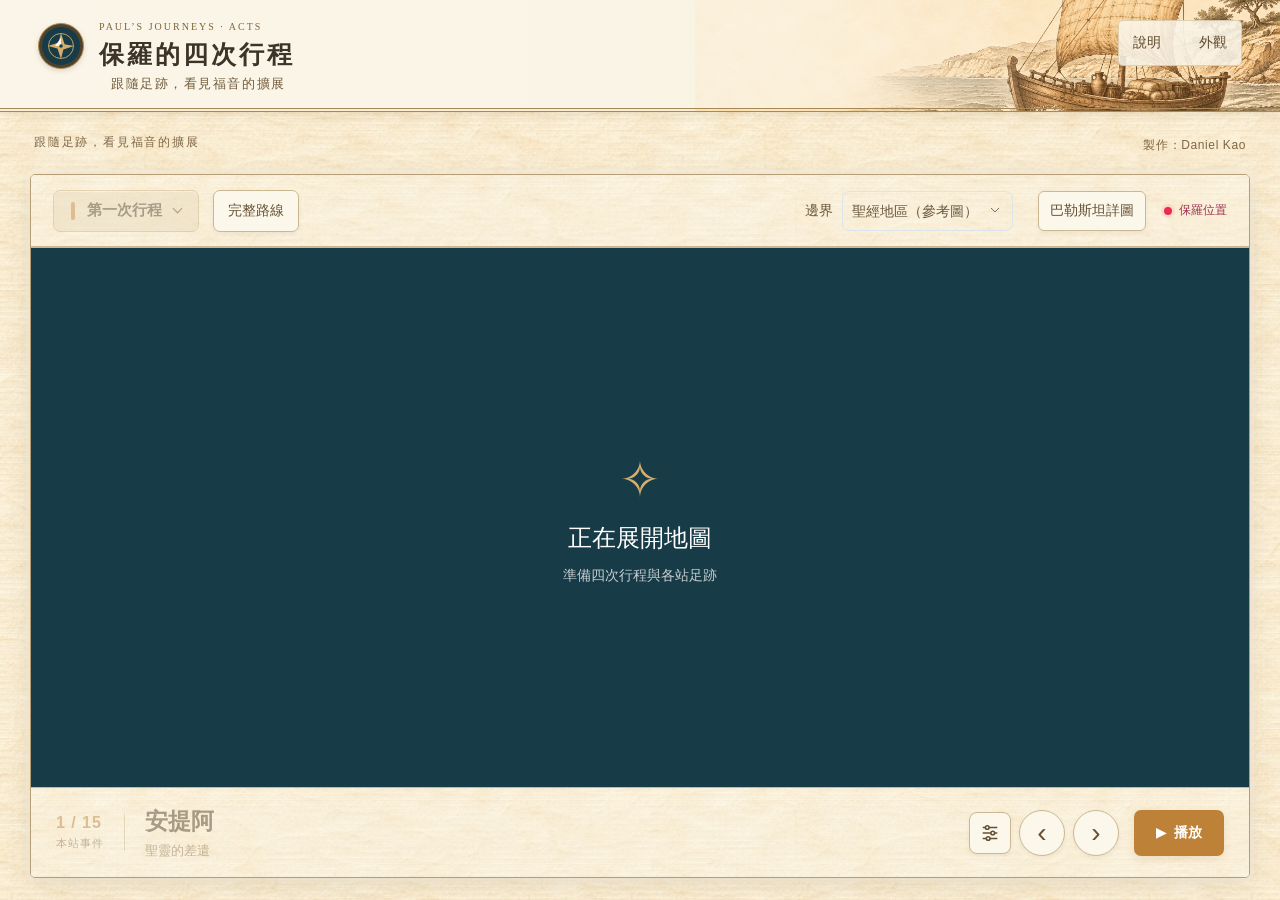
<file: index.html>
<!doctype html>
<html lang="zh-Hant">
<head>
  <meta charset="utf-8">
  <meta name="viewport" content="width=device-width, initial-scale=1, viewport-fit=cover">
  <meta name="theme-color" content="#173b47">
  <meta name="author" content="Daniel Kao">
  <meta name="description" content="以參考圖範圍內的2D互動地圖探索保羅的四次行程，逐站查看路線、同行者與經文根據。">
  <title>保羅的四次行程｜互動聖經地圖</title>
  <link rel="icon" href="./assets/compass.svg" type="image/svg+xml">
  <link rel="stylesheet" href="./assets/vendor/maplibre-gl.css">
  <link rel="stylesheet" href="./assets/style.css">
  <link rel="stylesheet" href="./assets/design.css"><link rel="stylesheet" href="./assets/themes.css">
  <link rel="stylesheet" href="./assets/journal-art.css">
  <link rel="stylesheet" href="./assets/study.css?v=20261124-wrap">
  <script src="./assets/vendor/maplibre-gl.js" defer></script>
  <script src="./assets/app.js?v=20261124-prose" type="module"></script>
</head>
<body>
  <a class="skip-link" href="#map">跳到地圖</a>
  <header class="site-header">
    <a class="brand" href="./" aria-label="保羅的四次行程首頁"><img src="./assets/compass.svg" alt="" width="42" height="42"><span><small>PAUL’S JOURNEYS · ACTS</small><strong>保羅的四次行程</strong></span></a>
    <span class="journal-caption">跟隨足跡，看見福音的擴展</span>
    <div class="header-actions"><button id="help-btn" class="text-btn" type="button">說明</button><a class="text-btn appearance-link" href="./design-options.html">外觀</a></div>
  </header>
  <main class="workspace">
    <div class="atlas-heading"><div><span class="atlas-kicker">跟隨足跡，看見福音的擴展</span><h1 id="atlas-subtitle"></h1></div><div class="atlas-meta"><span id="atlas-reference"></span><small>製作：Daniel Kao</small></div></div>
    <section class="map-area" aria-label="保羅行程互動地圖">
      <div class="map-topbar">
        <button class="journey-picker" type="button" data-panel="journeys" aria-controls="explorer-dialog" aria-expanded="false" disabled><span id="map-journey-caption">第一次行程</span><span aria-hidden="true" class="chevron"></span></button>
        <button id="fit-btn" class="map-button" type="button" title="顯示本次行程完整路線">完整路線</button>
        <div class="boundary-row"><label for="boundary-mode">邊界 <select id="boundary-mode"><option value="ancient">聖經地區（參考圖）</option><option value="modern">現代國界</option><option value="none">不顯示邊界</option></select></label><span class="boundary-actions"><button id="palestine-btn" type="button" class="detail-map-btn">巴勒斯坦詳圖</button><span class="traveller-key"><i aria-hidden="true"></i>保羅位置</span></span></div>
      </div>
      <div class="map-stage"><div class="map-shortcuts"><button id="camera-btn" class="icon-button" type="button" data-panel="camera" aria-label="地圖工具" title="地圖工具"><svg viewBox="0 0 24 24" aria-hidden="true" fill="none" stroke="currentColor" stroke-width="1.7" stroke-linecap="round" stroke-linejoin="round"><path d="M4 7h16M4 17h16"/><circle cx="9" cy="7" r="3" fill="white"/><circle cx="15" cy="17" r="3" fill="white"/></svg></button><button id="search-place-btn" class="icon-button" type="button" aria-label="搜尋地點與歷次事件" title="搜尋地點與歷次事件"><svg viewBox="0 0 24 24" aria-hidden="true" fill="none" stroke="currentColor" stroke-width="1.7" stroke-linecap="round" stroke-linejoin="round"><circle cx="10.5" cy="10.5" r="6.5"/><path d="m16 16 4.5 4.5"/></svg></button></div>
        <div id="map" role="region" aria-label="可旋轉與縮放的行程地圖" tabindex="-1"></div>
        <div id="loading" class="loading" role="status"><span class="loading-compass">✧</span><strong>正在展開地圖</strong><span>準備四次行程與各站足跡</span></div>
        <div id="toast" role="status" class="toast" hidden></div>
      </div>
      <div class="station-bar" aria-label="本站與播放控制">
        <button id="current-station" class="current-station" type="button" data-panel="stops" aria-controls="explorer-dialog" aria-expanded="false" disabled><span class="station-meta"><small id="play-position">1 / 15</small><span>本站事件</span></span><span class="station-copy"><strong id="current-location">安提阿</strong><span id="movement-caption">聖靈的差遣</span></span></button>
        <div class="station-actions"><button id="settings-btn" type="button" class="icon-button" data-panel="playback" aria-label="播放設定" title="播放設定"><svg viewBox="0 0 24 24" fill="none" stroke="currentColor" stroke-width="1.7"><path d="M4 6h16M4 12h16M4 18h16"/><circle cx="9" cy="6" r="2" fill="white"/><circle cx="15" cy="12" r="2" fill="white"/><circle cx="10" cy="18" r="2" fill="white"/></svg></button><button id="prev-btn" type="button" class="step-btn" aria-label="上一站">‹</button><button id="next-btn" type="button" class="step-btn" aria-label="下一站">›</button><button id="play-btn" type="button" class="play-btn" aria-label="播放本次行程"><span id="play-icon">▶</span><span id="play-label">播放</span></button></div>
      </div>

    </section>
  </main>
  <aside id="journey-panel" hidden aria-label="收合的行程面板內容">
    <div id="panel-journeys" class="panel-content">
      <nav id="journey-tabs" class="journey-tabs" aria-label="選擇行程"></nav>
      <section class="journey-intro" aria-labelledby="journey-name"><div class="section-heading"><h2 id="journey-name"></h2><span id="journey-ref" class="reference"></span></div><p id="journey-summary"></p><p class="companions"><span>同工概覽</span><span id="companions"></span></p><p class="overview-note">非全程同行名單；各段同行與分隊見「站點」。</p></section>
      <button id="journey-map-btn" class="journey-map-button" type="button">查看第一次行程地圖</button>
      <div id="journey-study"></div>
      <details id="journey-letters-wrapper" class="letters"><summary id="journey-letters-heading">本次行程與書信</summary><div id="journey-letters" class="letter-list"></div></details>
      <div class="study-actions"><button type="button" data-panel="letters">十四封書信</button><span class="study-note">依《恢復本》書介</span></div>
      <p class="sidebar-footnote">地圖以現代海岸線呈現地理位置；連線為行程示意，並非精確古道路或航跡。</p><footer class="production-credit">製作：Daniel Kao</footer>
    </div>
    <div id="panel-stops" class="panel-content">
      <div class="place-overview"><strong id="place-overview-name"></strong><span id="place-overview-count"></span></div>
      <div id="visit-counts" class="visit-counts"></div>
      <div class="event-tabs" role="group" aria-label="事件閱讀方式"><button id="event-current-btn" type="button" aria-pressed="true">本次事件</button><button id="event-compare-btn" type="button" aria-pressed="false">跨行程對照</button></div>
      <section id="visit-comparison" hidden><p class="count-note">依本站站次計算，含出發與回訪。</p><div id="visit-rows"></div></section><div id="current-event-body">
      <section class="station-detail" aria-labelledby="station-name" aria-live="polite"><div class="detail-kicker"><span id="station-step"></span><span id="station-mode"></span></div><h2 id="station-name"></h2><p id="station-title" class="station-title"></p><p id="station-text"></p><details id="geo-note"><summary>地點說明</summary><p id="station-note" class="station-note" hidden></p></details><div class="detail-footer"><span id="station-ref" class="reference"></span><a id="place-source" href="https://www.openbible.info/geo/" target="_blank" rel="noopener noreferrer">地點參考</a></div></section>
      <div id="station-study"></div><div id="station-letters"></div>
      <details id="companions-details"><summary id="companions-summary">同行者與經文</summary><section id="segment-companions" class="segment-companions" aria-labelledby="segment-companions-title"><div class="section-heading"><h3 id="segment-companions-title">本段同行者</h3><button id="companion-method" class="text-btn" type="button">標示說明</button></div><span id="map-companions-caption" class="sr-only" aria-hidden="true"></span><p id="companion-scope" class="companion-scope"></p><ul id="companion-people" class="companion-people"></ul><p id="companion-note" class="companion-note"></p><p id="companion-change" class="companion-change" hidden></p><details id="companion-related" class="companion-related"><summary>分隊、會合與其他相關人物</summary><div id="companion-related-body"></div></details><button id="companion-evidence" class="evidence-button" type="button">查閱本段經文</button></section></details></div>
    </div>
    <div id="panel-letters" class="panel-content"><div class="study-actions"><button type="button" data-panel="journeys">返回行程</button></div><p class="study-note">依《新約聖經恢復本》各卷卷首書介，按新約書卷順序排列。希伯來書依該書介的著者認定列入。著時、著地保留原稿的推定用語。</p><label class="letter-filter" for="letter-filter">階段<select id="letter-filter"><option value="all">全部十四封</option><option value="2">第二次行程</option><option value="3">第三次行程</option><option value="4">抵達羅馬後・第一次被囚</option><option value="released">第一次被囚獲釋後</option><option value="imprisoned">第二次被囚</option></select></label><div id="letter-library" class="letter-list"></div></div>
    <div id="panel-stoplist" class="panel-content"><label class="field-label" for="place-search">搜尋地點</label><input id="place-search" type="search" placeholder="輸入地名，查看歷次事件" autocomplete="off"><div id="place-results" class="place-results"></div><details><summary>本次行程站序</summary><div class="route-heading"><h3>選擇站點</h3><span id="stop-total"></span></div><ol id="stop-list" class="stop-list" aria-label="選擇停靠站"></ol></details></div>
    <div id="panel-playback" class="panel-content">
      <section class="playback" aria-label="路線播放設定"><p class="panel-description">可在主畫面播放、暫停或逐站前進；關閉這個面板即可回到地圖。</p><label class="field-label" for="progress">行程進度</label><input id="progress" class="progress" type="range" min="0" max="14" step="0.01" value="0"><div class="playback-options"><label class="speed-label" for="speed">播放速度<select id="speed"><option value="1">1×</option><option value="2">2×</option><option value="4">4×</option></select></label><label class="follow-label"><input id="follow-camera" type="checkbox">視角跟隨</label></div><button id="restart-btn" type="button" class="secondary-button">重新開始</button><h3>路線圖例</h3><div class="map-legend"><span><i class="land-line"></i>陸路</span><span><i class="sea-line"></i>海路</span><span><i class="uncertain-line"></i>漂流／未詳</span></div><p class="gesture-hint">拖曳移動 · 滾輪縮放 · 右鍵拖曳平面旋轉</p></section>
    </div>
    <div id="panel-camera" class="panel-content">
      <section id="camera-panel" class="camera-panel" aria-label="視角調整"><div class="camera-tools"><button id="zoom-in" type="button" class="secondary-button">＋ 放大</button><button id="zoom-out" type="button" class="secondary-button">− 縮小</button><button id="reset-bearing" type="button" class="secondary-button" aria-label="恢復朝北，保留縮放"><span id="north-indicator" aria-hidden="true">N</span> 恢復朝北</button><button id="scope-btn" type="button" class="secondary-button">參考圖全幅</button></div><label class="field-label" for="bearing">旋轉方向 <output id="bearing-value">0°</output></label><input id="bearing" type="range" min="-180" max="180" value="0" step="1"><p id="camera-tip">地圖限於兩張參考圖的範圍，可縮放與平面旋轉。</p><button id="sources-btn" class="text-btn" type="button">圖資與經文來源</button></section>
    </div>
  </aside>
  <dialog id="explorer-dialog" class="explorer-dialog" aria-labelledby="explorer-title"><div class="dialog-header"><h2 id="explorer-title">行程</h2><button id="explorer-close" class="close-button" type="button" aria-label="關閉面板">關閉 ×</button></div><div id="explorer-body"></div></dialog>
  <dialog id="info-dialog" aria-labelledby="dialog-title"><div class="dialog-header"><h2 id="dialog-title"></h2><button id="dialog-close" class="close-button" type="button" aria-label="關閉說明">關閉 ×</button></div><div id="dialog-body"></div></dialog>
  <noscript><div class="noscript">請啟用 JavaScript，以使用互動地圖與行程播放功能。</div></noscript>
</body>
</html>
</file>
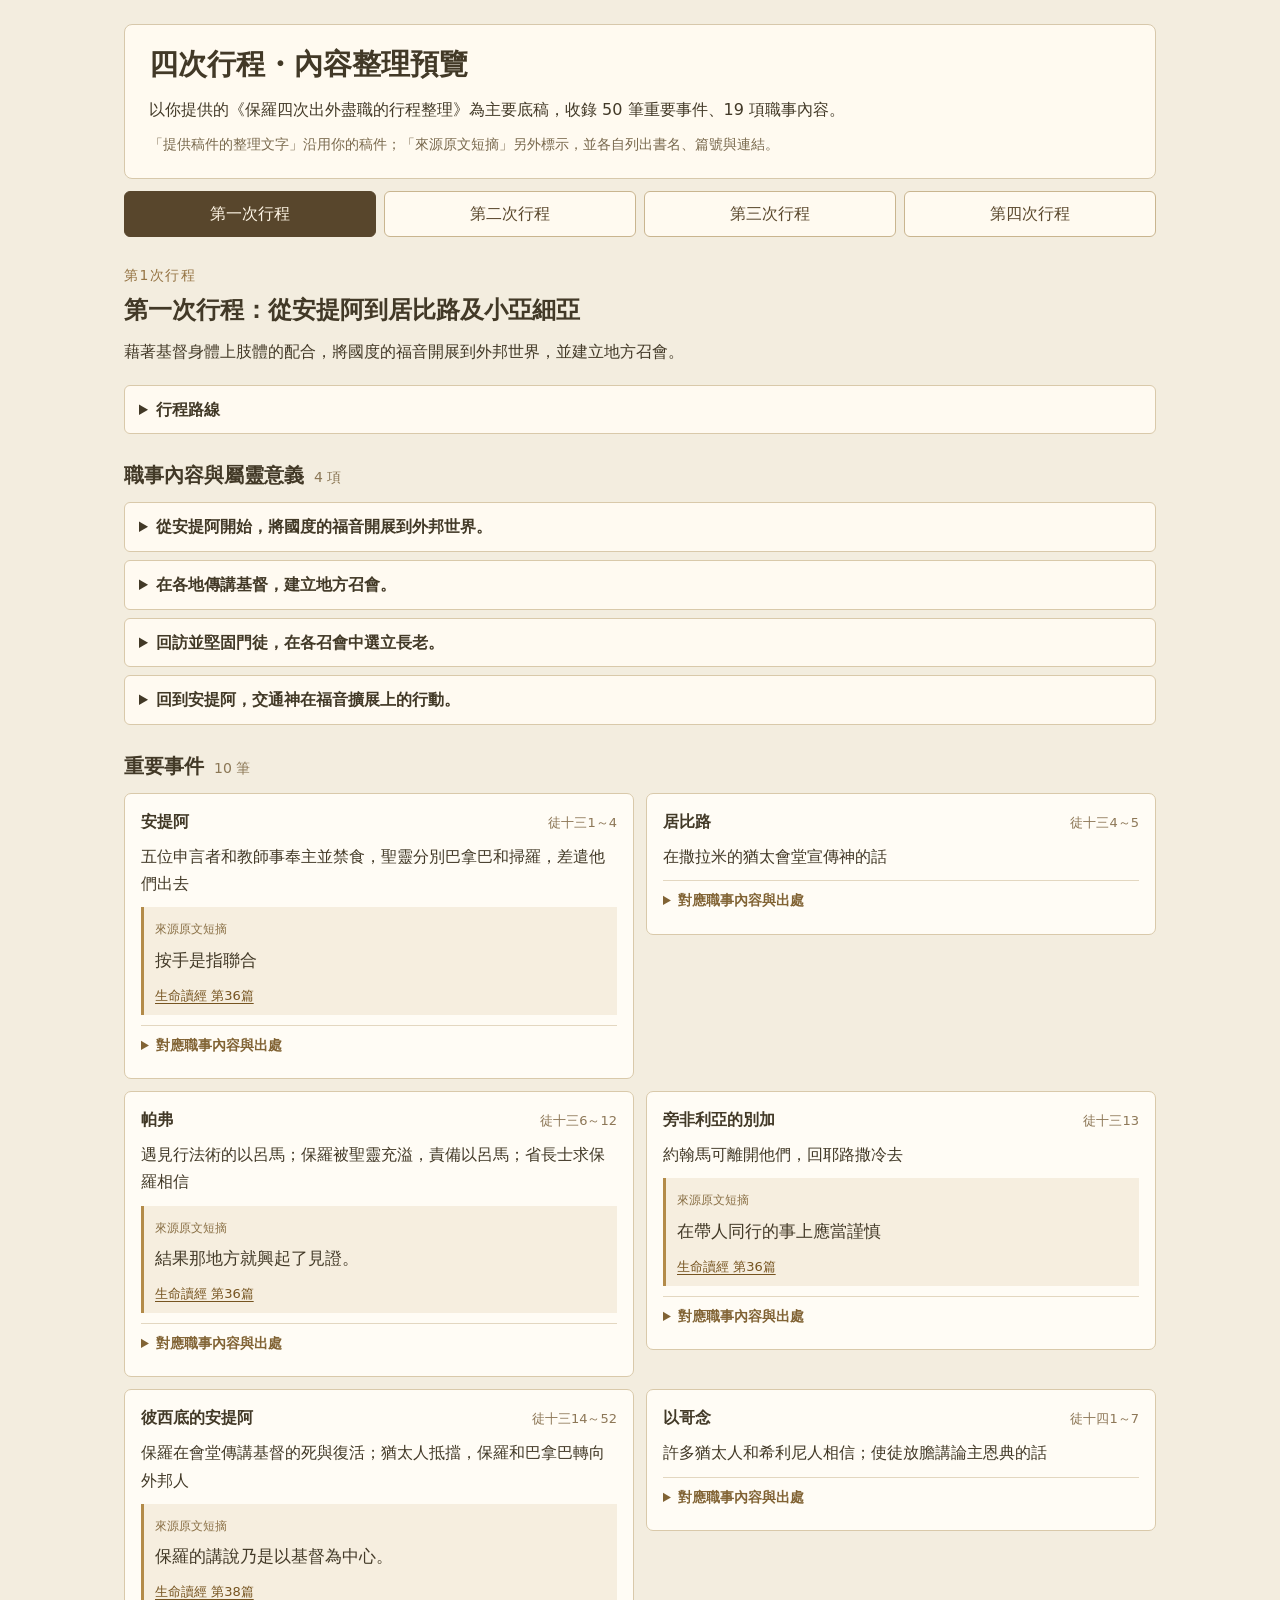
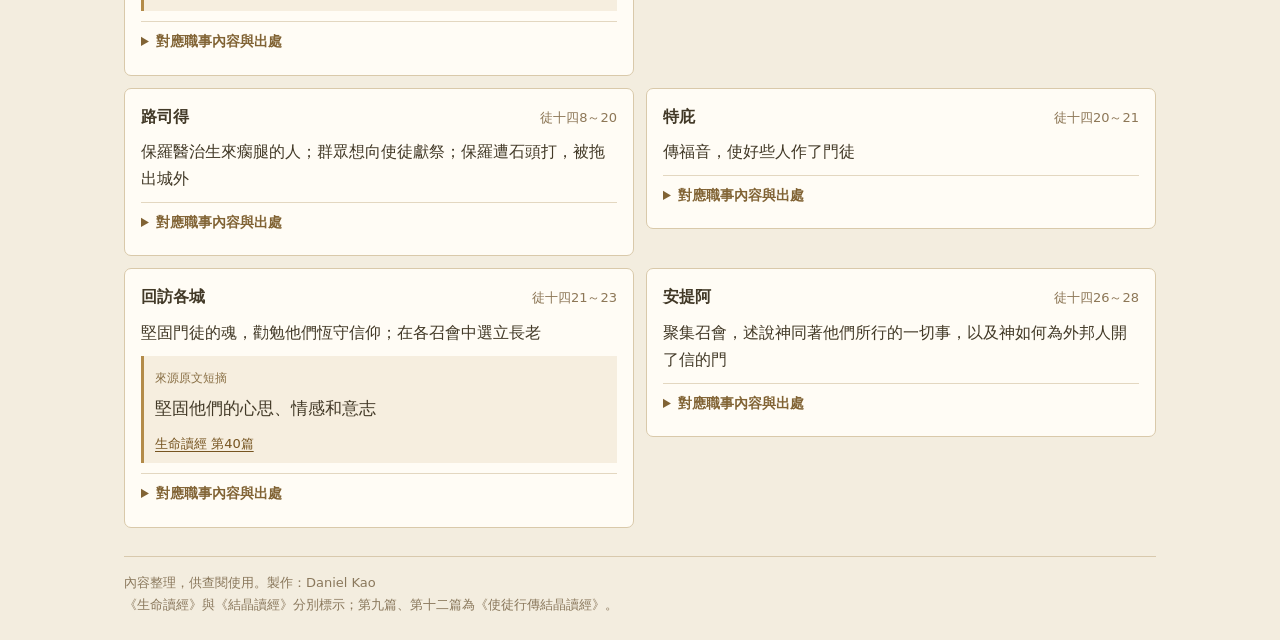
<file: content-review.html>
<!doctype html><html lang="zh-Hant"><meta charset="utf-8"><meta name="viewport" content="width=device-width,initial-scale=1"><title>四次行程｜內容整理預覽</title><style>*{box-sizing:border-box}body{margin:0;background:#f3eddf;color:#423927;font:16px/1.7 system-ui,"Microsoft JhengHei",sans-serif}main{max-width:1080px;margin:auto;padding:24px}h1,h2,h3{font-family:Georgia,"Microsoft JhengHei",serif}h1{font-size:29px;line-height:1.35;margin:0 0 12px}h2{font-size:24px;margin:4px 0 10px;line-height:1.5}h3{font-size:20px;margin:24px 0 10px}h3 small{font:14px system-ui;color:#8b7755;margin-left:5px}a{color:#765420;text-underline-offset:3px}.intro{background:#fffaf0;border:1px solid #d7c8ab;padding:20px 24px;border-radius:8px}.intro p{margin:7px 0}.intro small{font-size:14px;color:#79694d}nav{display:grid;grid-template-columns:repeat(4,1fr);gap:8px;position:sticky;top:0;z-index:2;padding:12px 0;background:#f3eddf}button{font:inherit;min-height:46px;border:1px solid #c9b58f;background:#fffaf0;border-radius:6px;color:#5a482d;cursor:pointer}button[aria-pressed=true]{background:#58462c;color:#fff6e6;border-color:#58462c}.section-title{margin:12px 0 20px}.section-title>span{font-size:14px;letter-spacing:.1em;color:#967545}.section-title>p{margin:0}.journey>details,.points>details{background:#fffaf1;border:1px solid #d9c9aa;border-radius:6px;margin:8px 0;overflow:hidden}summary{cursor:pointer;padding:11px 14px;line-height:1.6;font-weight:600}.detail{padding:0 16px 15px;font-weight:400}.detail p{margin:8px 0;white-space:pre-line}.route{padding:0 16px 14px;margin:0;line-height:1.9}.events{display:grid;grid-template-columns:1fr 1fr;gap:12px;align-items:start}.event{background:#fffcf5;border:1px solid #d9c9aa;border-radius:7px;padding:14px 16px}.event-top{display:flex;align-items:baseline;gap:12px;justify-content:space-between}.event-top>span{font-size:13px;color:#8d7757;white-space:nowrap}.event>p{margin:8px 0 10px}.event details{border-top:1px solid #e3d7c0}.event summary{font-size:14px;padding:8px 0;color:#816334}.event .detail{padding:0 0 8px;font-size:14px}.event ul{padding-left:20px}.source{font-size:13px;line-height:1.9}.tag{display:inline-block;font-size:12px;color:#8a7046;background:#ede0c6;padding:1px 7px;border-radius:3px}.quote{border-left:3px solid #b38b49;padding:7px 11px;background:#f6eedf;margin:10px 0}.quote blockquote{margin:5px 0;font-family:Georgia,"Microsoft JhengHei",serif;font-size:17px}.quote .tag{background:none;padding:0}.quote a{font-size:13px}footer{font-size:13px;color:#8a785c;border-top:1px solid #d8c9ad;margin-top:28px;padding-top:15px}[hidden]{display:none!important}@media(max-width:650px){main{padding:14px}.intro{padding:16px}.events{grid-template-columns:1fr}h1{font-size:25px}h2{font-size:21px}nav{gap:5px}button{font-size:14px}.event-top{gap:5px}}@media print{nav{display:none}.journey[hidden]{display:block!important}.detail{display:block}.events{grid-template-columns:1fr}.journey{break-before:page}body{background:white}}</style><main><header class="intro"><h1>四次行程・內容整理預覽</h1><p>以你提供的《保羅四次出外盡職的行程整理》為主要底稿，收錄 50 筆重要事件、19 項職事內容。</p><small>「提供稿件的整理文字」沿用你的稿件；「來源原文短摘」另外標示，並各自列出書名、篇號與連結。</small></header><nav aria-label="切換行程"><button data-journey="1" aria-pressed="true">第一次行程</button><button data-journey="2" aria-pressed="false">第二次行程</button><button data-journey="3" aria-pressed="false">第三次行程</button><button data-journey="4" aria-pressed="false">第四次行程</button></nav><section class="journey" id="journey-1"><header class="section-title"><span>第1次行程</span><h2>第一次行程：從安提阿到居比路及小亞細亞</h2><p>藉著基督身體上肢體的配合，將國度的福音開展到外邦世界，並建立地方召會。</p></header><details><summary>行程路線</summary><p class="route">安提阿 → 西流基 → 居比路（撒拉米、帕弗）→ 旁非利亞的別加 → 彼西底的安提阿 → 以哥念 → 路司得 → 特庇 → 路司得 → 以哥念 → 彼西底的安提阿 → 旁非利亞的別加 → 亞大利 → 安提阿</p></details><h3>職事內容與屬靈意義 <small>4 項</small></h3><div class="points"><details id="point-1-0"><summary>從安提阿開始，將國度的福音開展到外邦世界。</summary><div class="detail"><span class="tag">提供稿件的整理文字</span><p>這是主將國度的福音開展到外邦世界所採取的一大步。</p><p>這行動不是藉著人的組織、計畫或募集基金，乃是藉著基督身體上的肢體，事奉主並禁食，與元首配合而有的。</p><div class="source"><a href="https://line.twgbr.org/life-study/44_36.html" target="_blank" rel="noopener">生命讀經 第36篇</a></div></div></details><details id="point-1-1"><summary>在各地傳講基督，建立地方召會。</summary><div class="detail"><span class="tag">提供稿件的整理文字</span><p>「在使徒保羅第一次擴展福音的行程中，他到了居比路，然後到小亞細亞，設立了好幾個地方召會。」</p><div class="source"><a href="https://www.rucoc.com/Selbooks/Crystal/Acts/Acts.pdf#page=158" target="_blank" rel="noopener">結晶讀經 第9篇</a></div></div></details><details id="point-1-2"><summary>回訪並堅固門徒，在各召會中選立長老。</summary><div class="detail"><span class="tag">提供稿件的整理文字</span><p>保羅和巴拿巴回訪路司得、以哥念及彼西底的安提阿，堅固門徒，勸勉他們恆守信仰，並在各召會中選立長老。</p><div class="source"><a href="https://line.twgbr.org/life-study/44_40.html" target="_blank" rel="noopener">生命讀經 第40篇</a></div></div></details><details id="point-1-3"><summary>回到安提阿，交通神在福音擴展上的行動。</summary><div class="detail"><span class="tag">提供稿件的整理文字</span><p>這次聚集不是為著報告任務，乃是為著交通神在祂福音開展上的行動。</p><div class="source"><a href="https://line.twgbr.org/life-study/44_40.html" target="_blank" rel="noopener">生命讀經 第40篇</a></div></div></details></div><h3>重要事件 <small>10 筆</small></h3><div class="events"><article class="event"><div class="event-top"><strong>安提阿</strong><span>徒十三1～4</span></div><p>五位申言者和教師事奉主並禁食，聖靈分別巴拿巴和掃羅，差遣他們出去</p><div class="quote"><span class="tag">來源原文短摘</span><blockquote>按手是指聯合</blockquote><a href="https://line.twgbr.org/life-study/44_36.html" target="_blank" rel="noopener">生命讀經 第36篇</a></div><details><summary>對應職事內容與出處</summary><div class="detail"><ul><li><a href="#point-1-0">從安提阿開始，將國度的福音開展到外邦世界。</a></li></ul><div class="source"><a href="https://line.twgbr.org/life-study/44_36.html" target="_blank" rel="noopener">生命讀經 第36篇</a></div></div></details></article><article class="event"><div class="event-top"><strong>居比路</strong><span>徒十三4～5</span></div><p>在撒拉米的猶太會堂宣傳神的話</p><details><summary>對應職事內容與出處</summary><div class="detail"><ul><li><a href="#point-1-0">從安提阿開始，將國度的福音開展到外邦世界。</a></li></ul><div class="source"><a href="https://line.twgbr.org/life-study/44_36.html" target="_blank" rel="noopener">生命讀經 第36篇</a></div></div></details></article><article class="event"><div class="event-top"><strong>帕弗</strong><span>徒十三6～12</span></div><p>遇見行法術的以呂馬；保羅被聖靈充溢，責備以呂馬；省長士求保羅相信</p><div class="quote"><span class="tag">來源原文短摘</span><blockquote>結果那地方就興起了見證。</blockquote><a href="https://line.twgbr.org/life-study/44_36.html" target="_blank" rel="noopener">生命讀經 第36篇</a></div><details><summary>對應職事內容與出處</summary><div class="detail"><ul><li><a href="#point-1-1">在各地傳講基督，建立地方召會。</a></li></ul><div class="source"><a href="https://line.twgbr.org/life-study/44_36.html" target="_blank" rel="noopener">生命讀經 第36篇</a></div></div></details></article><article class="event"><div class="event-top"><strong>旁非利亞的別加</strong><span>徒十三13</span></div><p>約翰馬可離開他們，回耶路撒冷去</p><div class="quote"><span class="tag">來源原文短摘</span><blockquote>在帶人同行的事上應當謹慎</blockquote><a href="https://line.twgbr.org/life-study/44_36.html" target="_blank" rel="noopener">生命讀經 第36篇</a></div><details><summary>對應職事內容與出處</summary><div class="detail"><div class="source"><a href="https://line.twgbr.org/life-study/44_36.html" target="_blank" rel="noopener">生命讀經 第36篇</a>、<a href="https://line.twgbr.org/life-study/44_37.html" target="_blank" rel="noopener">生命讀經 第37篇</a></div></div></details></article><article class="event"><div class="event-top"><strong>彼西底的安提阿</strong><span>徒十三14～52</span></div><p>保羅在會堂傳講基督的死與復活；猶太人抵擋，保羅和巴拿巴轉向外邦人</p><div class="quote"><span class="tag">來源原文短摘</span><blockquote>保羅的講說乃是以基督為中心。</blockquote><a href="https://line.twgbr.org/life-study/44_38.html" target="_blank" rel="noopener">生命讀經 第38篇</a></div><details><summary>對應職事內容與出處</summary><div class="detail"><ul><li><a href="#point-1-1">在各地傳講基督，建立地方召會。</a></li></ul><div class="source"><a href="https://line.twgbr.org/life-study/44_37.html" target="_blank" rel="noopener">生命讀經 第37篇</a>、<a href="https://line.twgbr.org/life-study/44_38.html" target="_blank" rel="noopener">生命讀經 第38篇</a></div></div></details></article><article class="event"><div class="event-top"><strong>以哥念</strong><span>徒十四1～7</span></div><p>許多猶太人和希利尼人相信；使徒放膽講論主恩典的話</p><details><summary>對應職事內容與出處</summary><div class="detail"><ul><li><a href="#point-1-1">在各地傳講基督，建立地方召會。</a></li></ul><div class="source"><a href="https://line.twgbr.org/life-study/44_39.html" target="_blank" rel="noopener">生命讀經 第39篇</a></div></div></details></article><article class="event"><div class="event-top"><strong>路司得</strong><span>徒十四8～20</span></div><p>保羅醫治生來瘸腿的人；群眾想向使徒獻祭；保羅遭石頭打，被拖出城外</p><details><summary>對應職事內容與出處</summary><div class="detail"><ul><li><a href="#point-1-1">在各地傳講基督，建立地方召會。</a></li></ul><div class="source"><a href="https://line.twgbr.org/life-study/44_39.html" target="_blank" rel="noopener">生命讀經 第39篇</a></div></div></details></article><article class="event"><div class="event-top"><strong>特庇</strong><span>徒十四20～21</span></div><p>傳福音，使好些人作了門徒</p><details><summary>對應職事內容與出處</summary><div class="detail"><ul><li><a href="#point-1-1">在各地傳講基督，建立地方召會。</a></li></ul><div class="source"><a href="https://line.twgbr.org/life-study/44_40.html" target="_blank" rel="noopener">生命讀經 第40篇</a></div></div></details></article><article class="event"><div class="event-top"><strong>回訪各城</strong><span>徒十四21～23</span></div><p>堅固門徒的魂，勸勉他們恆守信仰；在各召會中選立長老</p><div class="quote"><span class="tag">來源原文短摘</span><blockquote>堅固他們的心思、情感和意志</blockquote><a href="https://line.twgbr.org/life-study/44_40.html" target="_blank" rel="noopener">生命讀經 第40篇</a></div><details><summary>對應職事內容與出處</summary><div class="detail"><ul><li><a href="#point-1-2">回訪並堅固門徒，在各召會中選立長老。</a></li></ul><div class="source"><a href="https://line.twgbr.org/life-study/44_40.html" target="_blank" rel="noopener">生命讀經 第40篇</a></div></div></details></article><article class="event"><div class="event-top"><strong>安提阿</strong><span>徒十四26～28</span></div><p>聚集召會，述說神同著他們所行的一切事，以及神如何為外邦人開了信的門</p><details><summary>對應職事內容與出處</summary><div class="detail"><ul><li><a href="#point-1-3">回到安提阿，交通神在福音擴展上的行動。</a></li></ul><div class="source"><a href="https://line.twgbr.org/life-study/44_40.html" target="_blank" rel="noopener">生命讀經 第40篇</a></div></div></details></article></div></section><section class="journey" id="journey-2" hidden><header class="section-title"><span>第2次行程</span><h2>第二次行程：福音從小亞細亞擴展到歐洲</h2><p>在那靈的引導下，福音從小亞細亞擴展到歐洲，並在各地興起召會。</p></header><details><summary>行程路線</summary><p class="route">安提阿 → 敘利亞 → 基利家 → 特庇 → 路司得 → 弗呂家、加拉太地區 → 每西亞 → 特羅亞 → 撒摩特喇 → 尼亞波利 → 腓立比 → 帖撒羅尼迦 → 庇哩亞 → 雅典 → 哥林多 → 堅革哩 → 以弗所 → 該撒利亞 → 耶路撒冷 → 安提阿</p></details><h3>職事內容與屬靈意義 <small>5 項</small></h3><div class="points"><details id="point-2-0"><summary>保羅與巴拿巴分開，開始第二次出外盡職。</summary><div class="detail"><span class="tag">提供稿件的整理文字</span><p>保羅揀選西拉，蒙弟兄們把他交與主的恩典，開始第二次行程。</p><p>保羅也在這次行程中帶提摩太一同出去。</p><div class="source"><a href="https://line.twgbr.org/life-study/44_43.html" target="_blank" rel="noopener">生命讀經 第43篇</a></div></div></details><details id="point-2-1"><summary>藉著聖靈的禁止、耶穌之靈的不許，以及馬其頓人的異象，福音轉向歐洲。</summary><div class="detail"><span class="tag">提供稿件的整理文字</span><p>這是主行動的主要一步，將祂的國開展到另一大陸，就是歐洲。</p><p>路加也是從特羅亞開始加入保羅盡職的旅程。</p><div class="source"><a href="https://line.twgbr.org/life-study/44_44.html" target="_blank" rel="noopener">生命讀經 第44篇</a>、<a href="https://line.twgbr.org/life-study/44_45.html" target="_blank" rel="noopener">生命讀經 第45篇</a></div></div></details><details id="point-2-2"><summary>在歐洲興起並建立地方召會。</summary><div class="detail"><span class="tag">提供稿件的整理文字</span><p>保羅先後到了腓立比、帖撒羅尼迦、庇哩亞、雅典和哥林多。</p><p>在腓立比，呂底亞一家及禁卒一家得救；在哥林多，保羅住了一年零六個月，教導神的話。</p><div class="source"><a href="https://line.twgbr.org/life-study/44_45.html" target="_blank" rel="noopener">生命讀經 第45篇</a>、<a href="https://line.twgbr.org/life-study/44_48.html" target="_blank" rel="noopener">生命讀經 第48篇</a></div></div></details><details id="point-2-3"><summary>保羅傳講基督，並照著聽眾的情形說話。</summary><div class="detail"><span class="tag">提供稿件的整理文字</span><p>在帖撒羅尼迦，保羅本著聖經陳明基督必須受害並復活。</p><p>在雅典，他對敬拜偶像及崇尚哲學的人，從神的創造開始傳講。</p><div class="source"><a href="https://line.twgbr.org/life-study/44_46.html" target="_blank" rel="noopener">生命讀經 第46篇</a>、<a href="https://line.twgbr.org/life-study/44_47.html" target="_blank" rel="noopener">生命讀經 第47篇</a></div></div></details><details id="point-2-4"><summary>回到安提阿，結束第二次行程。</summary><div class="detail"><span class="tag">提供稿件的整理文字</span><p>保羅經過以弗所、該撒利亞，上耶路撒冷問候召會，然後回到安提阿。</p><p>保羅這樣訪問耶路撒冷召會，是要盡力保守基督身體的一。</p><div class="source"><a href="https://line.twgbr.org/life-study/44_48.html" target="_blank" rel="noopener">生命讀經 第48篇</a></div></div></details></div><h3>重要事件 <small>13 筆</small></h3><div class="events"><article class="event"><div class="event-top"><strong>安提阿</strong><span>徒十五35～40</span></div><p>保羅與巴拿巴因馬可起爭執而分開；保羅揀選西拉同行</p><details><summary>對應職事內容與出處</summary><div class="detail"><ul><li><a href="#point-2-0">保羅與巴拿巴分開，開始第二次出外盡職。</a></li></ul><div class="source"><a href="https://line.twgbr.org/life-study/44_43.html" target="_blank" rel="noopener">生命讀經 第43篇</a></div></div></details></article><article class="event"><div class="event-top"><strong>敘利亞、基利家</strong><span>徒十五40～41</span></div><p>走遍各地，堅固眾召會</p><details><summary>對應職事內容與出處</summary><div class="detail"><ul><li><a href="#point-2-0">保羅與巴拿巴分開，開始第二次出外盡職。</a></li></ul><div class="source"><a href="https://line.twgbr.org/life-study/44_43.html" target="_blank" rel="noopener">生命讀經 第43篇</a></div></div></details></article><article class="event"><div class="event-top"><strong>特庇、路司得</strong><span>徒十六1～5</span></div><p>保羅帶提摩太一同出去；眾召會在信仰上得堅固，人數天天加增</p><details><summary>對應職事內容與出處</summary><div class="detail"><ul><li><a href="#point-2-0">保羅與巴拿巴分開，開始第二次出外盡職。</a></li></ul><div class="source"><a href="https://line.twgbr.org/life-study/44_43.html" target="_blank" rel="noopener">生命讀經 第43篇</a></div></div></details></article><article class="event"><div class="event-top"><strong>弗呂家、加拉太地區</strong><span>徒十六6</span></div><p>聖靈禁止他們在亞西亞講道</p><div class="quote"><span class="tag">來源原文短摘</span><blockquote>禁止也是聖靈引導的一部分。</blockquote><a href="https://line.twgbr.org/life-study/44_44.html" target="_blank" rel="noopener">生命讀經 第44篇</a></div><details><summary>對應職事內容與出處</summary><div class="detail"><ul><li><a href="#point-2-1">藉著聖靈的禁止、耶穌之靈的不許，以及馬其頓人的異象，福音轉向歐洲。</a></li></ul><div class="source"><a href="https://line.twgbr.org/life-study/44_44.html" target="_blank" rel="noopener">生命讀經 第44篇</a></div></div></details></article><article class="event"><div class="event-top"><strong>每西亞</strong><span>徒十六7</span></div><p>耶穌的靈不許他們往庇推尼去</p><div class="quote"><span class="tag">來源原文短摘</span><blockquote>耶穌的靈不許</blockquote><a href="https://line.twgbr.org/life-study/44_44.html" target="_blank" rel="noopener">生命讀經 第44篇</a></div><details><summary>對應職事內容與出處</summary><div class="detail"><ul><li><a href="#point-2-1">藉著聖靈的禁止、耶穌之靈的不許，以及馬其頓人的異象，福音轉向歐洲。</a></li></ul><div class="source"><a href="https://line.twgbr.org/life-study/44_44.html" target="_blank" rel="noopener">生命讀經 第44篇</a></div></div></details></article><article class="event"><div class="event-top"><strong>特羅亞</strong><span>徒十六8～10</span></div><p>保羅夜間看見馬其頓人的異象，於是往馬其頓去</p><div class="quote"><span class="tag">來源原文短摘</span><blockquote>將祂的國開展到另一大陸，就是歐洲。</blockquote><a href="https://line.twgbr.org/life-study/44_45.html" target="_blank" rel="noopener">生命讀經 第45篇</a></div><details><summary>對應職事內容與出處</summary><div class="detail"><ul><li><a href="#point-2-1">藉著聖靈的禁止、耶穌之靈的不許，以及馬其頓人的異象，福音轉向歐洲。</a></li></ul><div class="source"><a href="https://line.twgbr.org/life-study/44_44.html" target="_blank" rel="noopener">生命讀經 第44篇</a>、<a href="https://line.twgbr.org/life-study/44_45.html" target="_blank" rel="noopener">生命讀經 第45篇</a></div></div></details></article><article class="event"><div class="event-top"><strong>腓立比</strong><span>徒十六11～40</span></div><p>呂底亞一家得救；保羅和西拉被囚；禁卒和全家得救</p><div class="quote"><span class="tag">來源原文短摘</span><blockquote>神救恩的完整單位</blockquote><a href="https://line.twgbr.org/life-study/44_45.html" target="_blank" rel="noopener">生命讀經 第45篇</a></div><details><summary>對應職事內容與出處</summary><div class="detail"><ul><li><a href="#point-2-2">在歐洲興起並建立地方召會。</a></li></ul><div class="source"><a href="https://line.twgbr.org/life-study/44_45.html" target="_blank" rel="noopener">生命讀經 第45篇</a></div></div></details></article><article class="event"><div class="event-top"><strong>帖撒羅尼迦</strong><span>徒十七1～9</span></div><p>在會堂本著聖經辯論，陳明耶穌是基督；遭到猶太人的反對</p><div class="quote"><span class="tag">來源原文短摘</span><blockquote>供應包羅萬有的基督</blockquote><a href="https://line.twgbr.org/life-study/44_46.html" target="_blank" rel="noopener">生命讀經 第46篇</a></div><details><summary>對應職事內容與出處</summary><div class="detail"><ul><li><a href="#point-2-3">保羅傳講基督，並照著聽眾的情形說話。</a></li></ul><div class="source"><a href="https://line.twgbr.org/life-study/44_46.html" target="_blank" rel="noopener">生命讀經 第46篇</a></div></div></details></article><article class="event"><div class="event-top"><strong>庇哩亞</strong><span>徒十七10～13</span></div><p>當地人熱切領受神的話，天天考查聖經</p><div class="quote"><span class="tag">來源原文短摘</span><blockquote>我們甚麼時候頑固，就無法開明。</blockquote><a href="https://line.twgbr.org/life-study/44_46.html" target="_blank" rel="noopener">生命讀經 第46篇</a></div><details><summary>對應職事內容與出處</summary><div class="detail"><ul><li><a href="#point-2-3">保羅傳講基督，並照著聽眾的情形說話。</a></li></ul><div class="source"><a href="https://line.twgbr.org/life-study/44_46.html" target="_blank" rel="noopener">生命讀經 第46篇</a></div></div></details></article><article class="event"><div class="event-top"><strong>雅典</strong><span>徒十七14～34</span></div><p>看見滿城偶像，靈裡受到激憤；在亞略巴古傳講神是創造主及基督的復活</p><div class="quote"><span class="tag">來源原文短摘</span><blockquote>我們可以從創造開始，但不該停留在那裡。</blockquote><a href="https://line.twgbr.org/life-study/44_47.html" target="_blank" rel="noopener">生命讀經 第47篇</a></div><details><summary>對應職事內容與出處</summary><div class="detail"><ul><li><a href="#point-2-3">保羅傳講基督，並照著聽眾的情形說話。</a></li></ul><div class="source"><a href="https://line.twgbr.org/life-study/44_46.html" target="_blank" rel="noopener">生命讀經 第46篇</a>、<a href="https://line.twgbr.org/life-study/44_47.html" target="_blank" rel="noopener">生命讀經 第47篇</a></div></div></details></article><article class="event"><div class="event-top"><strong>哥林多</strong><span>徒十八1～17</span></div><p>遇見亞居拉、百基拉；製造帳棚維持生活；傳講神的話，住了一年零六個月</p><div class="quote"><span class="tag">來源原文短摘</span><blockquote>來維持自己的生活</blockquote><a href="https://line.twgbr.org/life-study/44_48.html" target="_blank" rel="noopener">生命讀經 第48篇</a></div><details><summary>對應職事內容與出處</summary><div class="detail"><ul><li><a href="#point-2-2">在歐洲興起並建立地方召會。</a></li></ul><div class="source"><a href="https://line.twgbr.org/life-study/44_48.html" target="_blank" rel="noopener">生命讀經 第48篇</a></div></div></details></article><article class="event"><div class="event-top"><strong>堅革哩、以弗所</strong><span>徒十八18～21</span></div><p>在堅革哩剪髮還願；於以弗所會堂與猶太人辯論</p><details><summary>對應職事內容與出處</summary><div class="detail"><ul><li><a href="#point-2-4">回到安提阿，結束第二次行程。</a></li></ul><div class="source"><a href="https://line.twgbr.org/life-study/44_48.html" target="_blank" rel="noopener">生命讀經 第48篇</a></div></div></details></article><article class="event"><div class="event-top"><strong>該撒利亞、耶路撒冷、安提阿</strong><span>徒十八22</span></div><p>在該撒利亞下船，上耶路撒冷問候召會，然後回安提阿</p><div class="quote"><span class="tag">來源原文短摘</span><blockquote>盡力保守基督身體的一</blockquote><a href="https://line.twgbr.org/life-study/44_48.html" target="_blank" rel="noopener">生命讀經 第48篇</a></div><details><summary>對應職事內容與出處</summary><div class="detail"><ul><li><a href="#point-2-4">回到安提阿，結束第二次行程。</a></li></ul><div class="source"><a href="https://line.twgbr.org/life-study/44_48.html" target="_blank" rel="noopener">生命讀經 第48篇</a></div></div></details></article></div></section><section class="journey" id="journey-3" hidden><header class="section-title"><span>第3次行程</span><h2>第三次行程：堅固眾門徒，並加強各地召會的建造</h2><p>堅固、教導並牧養眾召會；保羅關切基督的身體，也在前往耶路撒冷的事上面對身體的勸告。</p></header><details><summary>行程路線</summary><p class="route">安提阿 → 加拉太 → 弗呂家 → 以弗所 → 馬其頓 → 希臘 → 馬其頓 → 特羅亞 → 米利都 → 哥士 → 羅底 → 帕大喇 → 推羅 → 多利買 → 該撒利亞 → 耶路撒冷</p></details><h3>職事內容與屬靈意義 <small>5 項</small></h3><div class="points"><details id="point-3-0"><summary>堅固眾門徒，並在以弗所長時間盡職。</summary><div class="detail"><span class="tag">提供稿件的整理文字</span><p>保羅第三次行程從安提阿出發，經過加拉太和弗呂家，堅固眾門徒。</p><p>保羅這次再到以弗所，在那裡停留了三年。</p><div class="source"><a href="https://line.twgbr.org/life-study/44_50.html" target="_blank" rel="noopener">生命讀經 第50篇</a></div></div></details><details id="point-3-1"><summary>在以弗所傳講神國，並使主的話擴長。</summary><div class="detail"><span class="tag">提供稿件的整理文字</span><p>保羅在以弗所的職事，使亞西亞的居民聽見主的話。</p><p>這次職事也引起以弗所的大擾亂。</p><div class="source"><a href="https://line.twgbr.org/life-study/44_50.html" target="_blank" rel="noopener">生命讀經 第50篇</a>、<a href="https://line.twgbr.org/life-study/44_52.html" target="_blank" rel="noopener">生命讀經 第52篇</a></div></div></details><details id="point-3-2"><summary>保羅關切各地召會，也關切耶路撒冷的聖徒。</summary><div class="detail"><span class="tag">提供稿件的整理文字</span><p>保羅有四重負擔：</p><p>- 為哥林多召會的負擔。
- 為以弗所召會的負擔。
- 為耶路撒冷光景的負擔。
- 為羅馬召會的負擔。</p><p>保羅在這次行程中，也有負擔顧到耶路撒冷貧乏聖徒的需要。</p><div class="source"><a href="https://line.twgbr.org/life-study/44_52.html" target="_blank" rel="noopener">生命讀經 第52篇</a></div></div></details><details id="point-3-3"><summary>在米利都囑咐以弗所召會的長老。</summary><div class="detail"><span class="tag">提供稿件的整理文字</span><p>保羅向長老們述說自己如何服事主，並囑咐他們留意自己和全群，牧養神的召會。</p><p>他指出自己在以弗所三年之久，晝夜不住地流淚勸戒聖徒；凡與聖徒有益的，或在公眾面前，或挨家挨戶，他都教導他們。</p><div class="source"><a href="https://line.twgbr.org/life-study/44_53.html" target="_blank" rel="noopener">生命讀經 第53篇</a>、<a href="https://line.twgbr.org/life-study/44_54.html" target="_blank" rel="noopener">生命讀經 第54篇</a></div></div></details><details id="point-3-4"><summary>雖然多次受到警告，仍前往耶路撒冷。</summary><div class="detail"><span class="tag">提供稿件的整理文字</span><p>在推羅，門徒藉著那靈告訴保羅不要上耶路撒冷。</p><p>在該撒利亞，亞迦布預告他將被捆綁，弟兄們也苦勸他不要去。</p><p>但保羅沒有接受勸告，仍然前往耶路撒冷。</p><p>這事涉及保羅對基督身體說話的接受與順從。</p><div class="source"><a href="https://line.twgbr.org/life-study/44_56.html" target="_blank" rel="noopener">生命讀經 第56篇</a>、<a href="https://www.rucoc.com/Selbooks/Crystal/Acts/Acts.pdf#page=158" target="_blank" rel="noopener">結晶讀經 第9篇</a></div></div></details></div><h3>重要事件 <small>13 筆</small></h3><div class="events"><article class="event"><div class="event-top"><strong>安提阿</strong><span>徒十八23</span></div><p>開始第三次出外盡職的行程</p><details><summary>對應職事內容與出處</summary><div class="detail"><ul><li><a href="#point-3-0">堅固眾門徒，並在以弗所長時間盡職。</a></li></ul><div class="source"><a href="https://line.twgbr.org/life-study/44_50.html" target="_blank" rel="noopener">生命讀經 第50篇</a></div></div></details></article><article class="event"><div class="event-top"><strong>加拉太、弗呂家</strong><span>徒十八23</span></div><p>挨次經過各地，堅固眾門徒</p><details><summary>對應職事內容與出處</summary><div class="detail"><ul><li><a href="#point-3-0">堅固眾門徒，並在以弗所長時間盡職。</a></li></ul><div class="source"><a href="https://line.twgbr.org/life-study/44_50.html" target="_blank" rel="noopener">生命讀經 第50篇</a></div></div></details></article><article class="event"><div class="event-top"><strong>以弗所</strong><span>徒十九1～7</span></div><p>遇見只受過約翰之浸的門徒，使他們受浸歸入主耶穌的名</p><details><summary>對應職事內容與出處</summary><div class="detail"><ul><li><a href="#point-3-0">堅固眾門徒，並在以弗所長時間盡職。</a></li></ul><div class="source"><a href="https://line.twgbr.org/life-study/44_50.html" target="_blank" rel="noopener">生命讀經 第50篇</a></div></div></details></article><article class="event"><div class="event-top"><strong>以弗所</strong><span>徒十九8～10</span></div><p>在會堂辯論神國的事；後來在推喇奴的講堂天天辯論，使亞西亞的居民聽見主的話</p><div class="quote"><span class="tag">來源原文短摘</span><blockquote>來為主建立剛強的見證</blockquote><a href="https://line.twgbr.org/life-study/44_50.html" target="_blank" rel="noopener">生命讀經 第50篇</a></div><details><summary>對應職事內容與出處</summary><div class="detail"><ul><li><a href="#point-3-0">堅固眾門徒，並在以弗所長時間盡職。</a></li><li><a href="#point-3-1">在以弗所傳講神國，並使主的話擴長。</a></li></ul><div class="source"><a href="https://line.twgbr.org/life-study/44_50.html" target="_blank" rel="noopener">生命讀經 第50篇</a></div></div></details></article><article class="event"><div class="event-top"><strong>以弗所</strong><span>徒十九11～20</span></div><p>神藉保羅行異能；主的話強有力地擴長，且得勝</p><div class="quote"><span class="tag">來源原文短摘</span><blockquote>清除他們已往罪惡和鬼魔的生活</blockquote><a href="https://line.twgbr.org/life-study/44_50.html" target="_blank" rel="noopener">生命讀經 第50篇</a></div><details><summary>對應職事內容與出處</summary><div class="detail"><ul><li><a href="#point-3-1">在以弗所傳講神國，並使主的話擴長。</a></li></ul><div class="source"><a href="https://line.twgbr.org/life-study/44_50.html" target="_blank" rel="noopener">生命讀經 第50篇</a></div></div></details></article><article class="event"><div class="event-top"><strong>以弗所</strong><span>徒十九21～22</span></div><p>保羅靈裡定意，經過馬其頓、亞該亞，往耶路撒冷去，之後也要去羅馬</p><details><summary>對應職事內容與出處</summary><div class="detail"><ul><li><a href="#point-3-2">保羅關切各地召會，也關切耶路撒冷的聖徒。</a></li></ul><div class="source"><a href="https://line.twgbr.org/life-study/44_52.html" target="_blank" rel="noopener">生命讀經 第52篇</a></div></div></details></article><article class="event"><div class="event-top"><strong>以弗所</strong><span>徒十九23～41</span></div><p>因銀匠底米丟製造亞底米銀龕的生意受影響，引發大擾亂</p><div class="quote"><span class="tag">來源原文短摘</span><blockquote>為著神國的爭戰</blockquote><a href="https://line.twgbr.org/life-study/44_52.html" target="_blank" rel="noopener">生命讀經 第52篇</a></div><details><summary>對應職事內容與出處</summary><div class="detail"><ul><li><a href="#point-3-1">在以弗所傳講神國，並使主的話擴長。</a></li></ul><div class="source"><a href="https://line.twgbr.org/life-study/44_52.html" target="_blank" rel="noopener">生命讀經 第52篇</a></div></div></details></article><article class="event"><div class="event-top"><strong>馬其頓、希臘</strong><span>徒二十1～3</span></div><p>保羅勸勉門徒，在希臘住了三個月；因猶太人設計要害他，改經馬其頓返回</p><details><summary>對應職事內容與出處</summary><div class="detail"><ul><li><a href="#point-3-2">保羅關切各地召會，也關切耶路撒冷的聖徒。</a></li></ul><div class="source"><a href="https://line.twgbr.org/life-study/44_52.html" target="_blank" rel="noopener">生命讀經 第52篇</a></div></div></details></article><article class="event"><div class="event-top"><strong>特羅亞</strong><span>徒二十4～12</span></div><p>與聖徒聚集擘餅，講論到深夜；猶推古從樓上掉下，後來活過來</p><div class="quote"><span class="tag">來源原文短摘</span><blockquote>保羅實在對主的身體有負擔。</blockquote><a href="https://line.twgbr.org/life-study/44_52.html" target="_blank" rel="noopener">生命讀經 第52篇</a></div><details><summary>對應職事內容與出處</summary><div class="detail"><ul><li><a href="#point-3-2">保羅關切各地召會，也關切耶路撒冷的聖徒。</a></li></ul><div class="source"><a href="https://line.twgbr.org/life-study/44_52.html" target="_blank" rel="noopener">生命讀經 第52篇</a></div></div></details></article><article class="event"><div class="event-top"><strong>米利都</strong><span>徒二十13～38</span></div><p>請以弗所召會的長老來，向他們交通並囑咐牧養神的召會</p><div class="quote"><span class="tag">來源原文短摘</span><blockquote>主要的責任不是轄管，乃是牧養</blockquote><a href="https://line.twgbr.org/life-study/44_53.html" target="_blank" rel="noopener">生命讀經 第53篇</a></div><details><summary>對應職事內容與出處</summary><div class="detail"><ul><li><a href="#point-3-3">在米利都囑咐以弗所召會的長老。</a></li></ul><div class="source"><a href="https://line.twgbr.org/life-study/44_53.html" target="_blank" rel="noopener">生命讀經 第53篇</a>、<a href="https://line.twgbr.org/life-study/44_54.html" target="_blank" rel="noopener">生命讀經 第54篇</a></div></div></details></article><article class="event"><div class="event-top"><strong>推羅</strong><span>徒二一1～6</span></div><p>門徒藉著那靈告訴保羅不要上耶路撒冷去</p><div class="quote"><span class="tag">來源原文短摘</span><blockquote>接受並順從</blockquote><a href="https://line.twgbr.org/life-study/44_56.html" target="_blank" rel="noopener">生命讀經 第56篇</a></div><details><summary>對應職事內容與出處</summary><div class="detail"><ul><li><a href="#point-3-4">雖然多次受到警告，仍前往耶路撒冷。</a></li></ul><div class="source"><a href="https://line.twgbr.org/life-study/44_56.html" target="_blank" rel="noopener">生命讀經 第56篇</a></div></div></details></article><article class="event"><div class="event-top"><strong>該撒利亞</strong><span>徒二一7～14</span></div><p>住在傳福音者腓利家；申言者亞迦布預告保羅將在耶路撒冷被捆綁</p><details><summary>對應職事內容與出處</summary><div class="detail"><ul><li><a href="#point-3-4">雖然多次受到警告，仍前往耶路撒冷。</a></li></ul><div class="source"><a href="https://line.twgbr.org/life-study/44_56.html" target="_blank" rel="noopener">生命讀經 第56篇</a></div></div></details></article><article class="event"><div class="event-top"><strong>耶路撒冷</strong><span>徒二一15～17</span></div><p>弟兄們歡歡喜喜地接待保羅，第三次行程結束</p><details><summary>對應職事內容與出處</summary><div class="detail"><ul><li><a href="#point-3-4">雖然多次受到警告，仍前往耶路撒冷。</a></li></ul><div class="source"><a href="https://line.twgbr.org/life-study/44_56.html" target="_blank" rel="noopener">生命讀經 第56篇</a></div></div></details></article></div></section><section class="journey" id="journey-4" hidden><header class="section-title"><span>第4次行程</span><h2>第四次行程：從該撒利亞到羅馬</h2><p>在監禁、風暴和艱難環境中活基督、顯大基督，並藉著身體的交通得著安慰與鼓勵，直到羅馬繼續盡職。</p></header><details><summary>行程路線</summary><p class="route">該撒利亞 → 西頓 → 居比路背風岸 → 基利家、旁非利亞一帶 → 每拉 → 革尼土附近 → 革哩底島（佳澳）→ 海上遇狂風 → 米利大島 → 敘拉古 → 利基翁 → 部丟利 → 亞比烏市 → 三館 → 羅馬</p></details><details><summary>行程背景</summary><div class="detail"><p>這次行程與前三次不同。</p><p>保羅第四次的行程不是他自願發起的，而是作為羅馬帝國的囚犯，被帶到羅馬。</p><p>在此以前，保羅因猶太人的控告被拘留，並利用羅馬公民的身分，上訴於該撒，使自己脫離逼迫他的人，得以完成盡職的路程。</p><p>保羅在該撒利亞被扣留監管兩年，之後被送往羅馬。</p></div></details><h3>職事內容與屬靈意義 <small>5 項</small></h3><div class="points"><details id="point-4-0"><summary>主在航程中的主宰看顧。</summary><div class="detail"><span class="tag">提供稿件的整理文字</span><p>在這次航程中可以看見：</p><p>- 撒但對使徒的攻擊。
- 主的主宰看顧。
- 保羅的生活、行為和品格。</p><p>保羅雖然是受監禁的囚犯，卻在艱苦、不順的航程中過著超越、尊貴且滿有智慧的生活。</p><div class="source"><a href="https://line.twgbr.org/life-study/44_70.html" target="_blank" rel="noopener">生命讀經 第70篇</a></div></div></details><details id="point-4-1"><summary>保羅成為同船之人的生命保證人和安慰者。</summary><div class="detail"><span class="tag">提供稿件的整理文字</span><p>在風暴中，神藉著使者告訴保羅，他必站在該撒面前，而同船的人神也都賜給他了。</p><p>保羅勸勉眾人放心振作，表明他相信神所說的話必定成就。</p><div class="source"><a href="https://line.twgbr.org/life-study/44_70.html" target="_blank" rel="noopener">生命讀經 第70篇</a></div></div></details><details id="point-4-2"><summary>在米利大島彰顯基督。</summary><div class="detail"><span class="tag">提供稿件的整理文字</span><p>保羅雖然被毒蛇纏住，卻沒有受傷。</p><p>他又禱告、按手醫治部百流的父親，後來島上的其他病人也來得了醫治。</p><p>在風暴的海上，保羅成為同船之人的主人、生命的保證人和安慰者；在平安的陸地上，他成為當地人的醫治者和喜樂。</p><div class="source"><a href="https://line.twgbr.org/life-study/44_71.html" target="_blank" rel="noopener">生命讀經 第71篇</a></div></div></details><details id="point-4-3"><summary>保羅在航程中活基督，顯大基督。</summary><div class="detail"><span class="tag">提供稿件的整理文字</span><p>保羅第四次盡職的行程，給我們看見他的生活，就是活基督、顯大基督，在基督裡作一切事，並竭力追求基督，好給人看出他是在基督裡。</p><p>在漫長、不幸且受監禁的航程中，他活出全然尊貴的生活，具有最高標準的人性美德，彰顯最高超的神聖屬性。</p><div class="source"><a href="https://www.rucoc.com/Selbooks/Crystal/Acts/Acts.pdf#page=199" target="_blank" rel="noopener">結晶讀經 第12篇</a>、<a href="https://line.twgbr.org/life-study/44_72.html" target="_blank" rel="noopener">生命讀經 第72篇</a></div></div></details><details id="point-4-4"><summary>在羅馬享受身體生活，並繼續盡職。</summary><div class="detail"><span class="tag">提供稿件的整理文字</span><p>保羅受到部丟利弟兄們愛心的關切，以及羅馬弟兄們熱烈的歡迎。</p><p>這顯出早期召會和使徒之間美麗的身體生活。</p><p>保羅到了羅馬，雖然仍受監管，卻在自己所租的房子住了兩年，放膽宣揚神的國，教導主耶穌基督的事，毫無阻礙。</p><div class="source"><a href="https://line.twgbr.org/life-study/44_71.html" target="_blank" rel="noopener">生命讀經 第71篇</a>、<a href="https://www.rucoc.com/Selbooks/Crystal/Acts/Acts.pdf#page=199" target="_blank" rel="noopener">結晶讀經 第12篇</a></div></div></details></div><h3>重要事件 <small>14 筆</small></h3><div class="events"><article class="event"><div class="event-top"><strong>該撒利亞</strong><span>徒二七1～2</span></div><p>保羅和其他囚犯被交給百夫長猶流，乘船往義大利</p><details><summary>對應職事內容與出處</summary><div class="detail"><ul><li><a href="#point-4-0">主在航程中的主宰看顧。</a></li></ul><div class="source"><a href="https://line.twgbr.org/life-study/44_70.html" target="_blank" rel="noopener">生命讀經 第70篇</a></div></div></details></article><article class="event"><div class="event-top"><strong>西頓</strong><span>徒二七3</span></div><p>百夫長猶流寬待保羅，准他往朋友那裡受照應</p><details><summary>對應職事內容與出處</summary><div class="detail"><ul><li><a href="#point-4-0">主在航程中的主宰看顧。</a></li></ul><div class="source"><a href="https://line.twgbr.org/life-study/44_70.html" target="_blank" rel="noopener">生命讀經 第70篇</a></div></div></details></article><article class="event"><div class="event-top"><strong>每拉</strong><span>徒二七5～6</span></div><p>百夫長找到一艘往義大利的亞力山大船，讓眾人上船</p><details><summary>對應職事內容與出處</summary><div class="detail"><ul><li><a href="#point-4-0">主在航程中的主宰看顧。</a></li></ul><div class="source"><a href="https://line.twgbr.org/life-study/44_70.html" target="_blank" rel="noopener">生命讀經 第70篇</a></div></div></details></article><article class="event"><div class="event-top"><strong>革哩底島佳澳</strong><span>徒二七8～12</span></div><p>保羅預告航行可能遭受損失，但百夫長信從船長和船主</p><details><summary>對應職事內容與出處</summary><div class="detail"><ul><li><a href="#point-4-0">主在航程中的主宰看顧。</a></li></ul><div class="source"><a href="https://line.twgbr.org/life-study/44_70.html" target="_blank" rel="noopener">生命讀經 第70篇</a></div></div></details></article><article class="event"><div class="event-top"><strong>地中海</strong><span>徒二七13～20</span></div><p>遇到友拉革羅狂風，船隻失去控制</p><div class="quote"><span class="tag">來源原文短摘</span><blockquote>保羅的生活乃是活基督、顯大基督的生活。</blockquote><a href="https://line.twgbr.org/life-study/44_70.html" target="_blank" rel="noopener">生命讀經 第70篇</a></div><details><summary>對應職事內容與出處</summary><div class="detail"><ul><li><a href="#point-4-0">主在航程中的主宰看顧。</a></li></ul><div class="source"><a href="https://line.twgbr.org/life-study/44_70.html" target="_blank" rel="noopener">生命讀經 第70篇</a></div></div></details></article><article class="event"><div class="event-top"><strong>海上風暴中</strong><span>徒二七21～26</span></div><p>主的使者告訴保羅，他必站在該撒面前，同船的人也都蒙保全</p><details><summary>對應職事內容與出處</summary><div class="detail"><ul><li><a href="#point-4-1">保羅成為同船之人的生命保證人和安慰者。</a></li></ul><div class="source"><a href="https://line.twgbr.org/life-study/44_70.html" target="_blank" rel="noopener">生命讀經 第70篇</a></div></div></details></article><article class="event"><div class="event-top"><strong>海上風暴中</strong><span>徒二七27～37</span></div><p>保羅勸眾人放心振作；船上共有二百七十六人</p><details><summary>對應職事內容與出處</summary><div class="detail"><ul><li><a href="#point-4-1">保羅成為同船之人的生命保證人和安慰者。</a></li></ul><div class="source"><a href="https://line.twgbr.org/life-study/44_70.html" target="_blank" rel="noopener">生命讀經 第70篇</a></div></div></details></article><article class="event"><div class="event-top"><strong>米利大島</strong><span>徒二七39～二八6</span></div><p>船毀壞，眾人安全上岸；保羅被毒蛇纏住卻未受傷</p><div class="quote"><span class="tag">來源原文短摘</span><blockquote>將真神彰顯出來</blockquote><a href="https://line.twgbr.org/life-study/44_71.html" target="_blank" rel="noopener">生命讀經 第71篇</a></div><details><summary>對應職事內容與出處</summary><div class="detail"><ul><li><a href="#point-4-2">在米利大島彰顯基督。</a></li><li><a href="#point-4-3">保羅在航程中活基督，顯大基督。</a></li></ul><div class="source"><a href="https://line.twgbr.org/life-study/44_70.html" target="_blank" rel="noopener">生命讀經 第70篇</a>、<a href="https://line.twgbr.org/life-study/44_71.html" target="_blank" rel="noopener">生命讀經 第71篇</a></div></div></details></article><article class="event"><div class="event-top"><strong>米利大島</strong><span>徒二八7～11</span></div><p>保羅醫治島長部百流的父親，以及島上的其他病人；在島上住了三個月</p><div class="quote"><span class="tag">來源原文短摘</span><blockquote>醫治者和喜樂</blockquote><a href="https://line.twgbr.org/life-study/44_71.html" target="_blank" rel="noopener">生命讀經 第71篇</a></div><details><summary>對應職事內容與出處</summary><div class="detail"><ul><li><a href="#point-4-2">在米利大島彰顯基督。</a></li><li><a href="#point-4-3">保羅在航程中活基督，顯大基督。</a></li></ul><div class="source"><a href="https://line.twgbr.org/life-study/44_71.html" target="_blank" rel="noopener">生命讀經 第71篇</a></div></div></details></article><article class="event"><div class="event-top"><strong>部丟利</strong><span>徒二八13～14</span></div><p>遇見弟兄們，受他們接待</p><details><summary>對應職事內容與出處</summary><div class="detail"><ul><li><a href="#point-4-4">在羅馬享受身體生活，並繼續盡職。</a></li></ul><div class="source"><a href="https://line.twgbr.org/life-study/44_71.html" target="_blank" rel="noopener">生命讀經 第71篇</a></div></div></details></article><article class="event"><div class="event-top"><strong>亞比烏市、三館</strong><span>徒二八15</span></div><p>從羅馬來的弟兄們迎接保羅，使他感謝神，壯起膽來</p><details><summary>對應職事內容與出處</summary><div class="detail"><ul><li><a href="#point-4-4">在羅馬享受身體生活，並繼續盡職。</a></li></ul><div class="source"><a href="https://line.twgbr.org/life-study/44_71.html" target="_blank" rel="noopener">生命讀經 第71篇</a></div></div></details></article><article class="event"><div class="event-top"><strong>羅馬</strong><span>徒二八16</span></div><p>保羅蒙准與一個看守他的兵丁另住一處</p><details><summary>對應職事內容與出處</summary><div class="detail"><ul><li><a href="#point-4-4">在羅馬享受身體生活，並繼續盡職。</a></li></ul><div class="source"><a href="https://line.twgbr.org/life-study/44_71.html" target="_blank" rel="noopener">生命讀經 第71篇</a></div></div></details></article><article class="event"><div class="event-top"><strong>羅馬</strong><span>徒二八17～28</span></div><p>保羅向猶太首領說話，並向來見他的人講解神國的事</p><details><summary>對應職事內容與出處</summary><div class="detail"><ul><li><a href="#point-4-4">在羅馬享受身體生活，並繼續盡職。</a></li></ul><div class="source"><a href="https://line.twgbr.org/life-study/44_71.html" target="_blank" rel="noopener">生命讀經 第71篇</a></div></div></details></article><article class="event"><div class="event-top"><strong>羅馬</strong><span>徒二八30～31</span></div><p>在自己所租的房子住了足足兩年，放膽宣揚神的國，教導主耶穌基督的事，毫無阻礙</p><div class="quote"><span class="tag">來源原文短摘</span><blockquote>基督作生命擴展到信徒裡面</blockquote><a href="https://line.twgbr.org/life-study/44_71.html" target="_blank" rel="noopener">生命讀經 第71篇</a></div><details><summary>對應職事內容與出處</summary><div class="detail"><ul><li><a href="#point-4-4">在羅馬享受身體生活，並繼續盡職。</a></li></ul><div class="source"><a href="https://line.twgbr.org/life-study/44_71.html" target="_blank" rel="noopener">生命讀經 第71篇</a></div></div></details></article></div></section><footer>內容整理，供查閱使用。製作：Daniel Kao<br>《生命讀經》與《結晶讀經》分別標示；第九篇、第十二篇為《使徒行傳結晶讀經》。</footer></main><script>const buttons=[...document.querySelectorAll('nav button')];function choose(id){buttons.forEach(b=>b.setAttribute('aria-pressed',String(b.dataset.journey===String(id))));document.querySelectorAll('.journey').forEach(s=>s.hidden=s.id!=='journey-'+id)}buttons.forEach(b=>b.addEventListener('click',()=>choose(b.dataset.journey)));document.querySelectorAll('a[href^="#point-"]').forEach(a=>a.addEventListener('click',()=>{const target=document.querySelector(a.getAttribute('href'));target.open=true}));</script></html>
</file>
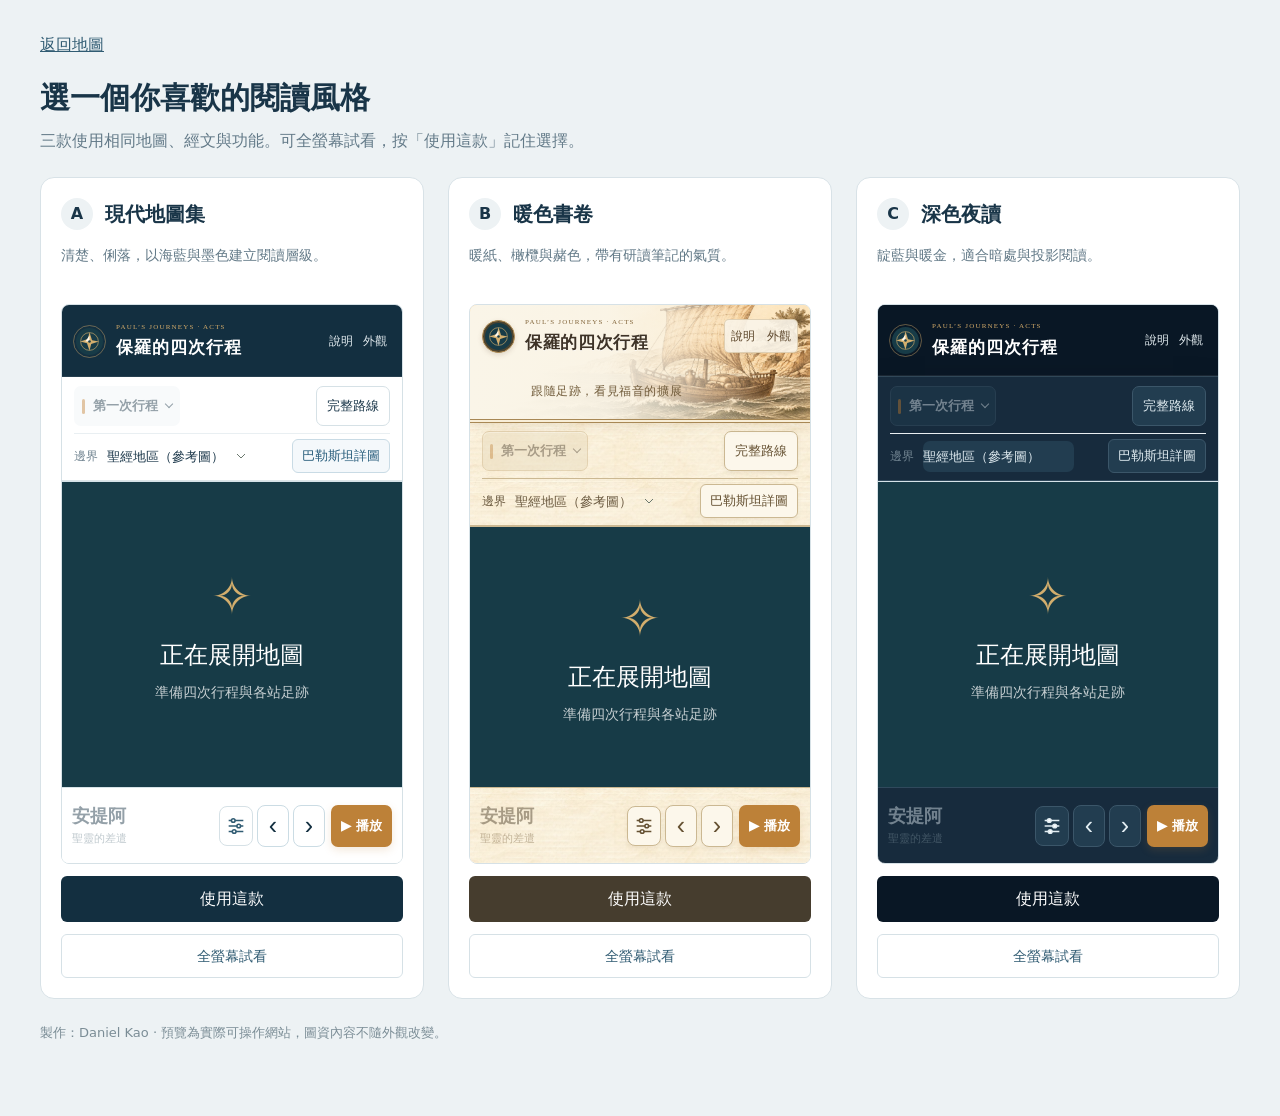
<file: design-options.html>
<!doctype html><html lang="zh-Hant"><head><meta charset="utf-8"><meta name="viewport" content="width=device-width,initial-scale=1"><title>外觀選擇｜保羅的四次行程</title><style>*{box-sizing:border-box}body{margin:0;padding:32px 24px 48px;background:#edf2f4;color:#193548;font:16px/1.6 system-ui,sans-serif}header{max-width:1200px;margin:0 auto 24px}header>a{color:#315c73}h1{font-size:30px;margin:16px 0 6px}header p{margin:0;color:#637a88}.options{max-width:1200px;margin:auto;display:grid;grid-template-columns:repeat(3,minmax(0,1fr));gap:24px}article{background:white;border:1px solid #d8e2e7;border-radius:14px;padding:20px;overflow:hidden}.label{display:flex;align-items:center;gap:12px}.label b{display:grid;place-items:center;width:32px;height:32px;background:#edf2f4;border-radius:50%}h2{font-size:20px;margin:0}article>p{font-size:14px;color:#627987;min-height:46px}.frame{height:560px;position:relative;overflow:hidden;background:#e9eff2;border:1px solid #d6e1e6;border-radius:8px}.frame iframe{position:absolute;top:0;left:0;width:390px;height:844px;border:0;transform-origin:top left;pointer-events:none;transform:scale(.73)}.choose,.full{display:block;text-align:center;border-radius:6px;padding:10px;margin-top:12px;text-decoration:none}.choose{color:#fff}.full{color:#315c73;border:1px solid #d6e1e6;font-size:14px}@media(max-width:950px){.options{grid-template-columns:1fr;max-width:430px}.frame{height:620px}.frame iframe{transform:scale(.85)}}@media(max-width:390px){body{padding:20px 12px}.frame{height:560px}.frame iframe{transform:scale(.72)}}footer{max-width:1200px;margin:24px auto;color:#7b8d96;font-size:13px}.frame iframe{width:100%;height:100%;transform:none!important}</style></head><body><header><a href="./index.html">返回地圖</a><h1>選一個你喜歡的閱讀風格</h1><p>三款使用相同地圖、經文與功能。可全螢幕試看，按「使用這款」記住選擇。</p></header><main class="options"><article><div class="label"><b>A</b><h2>現代地圖集</h2></div><p>清楚、俐落，以海藍與墨色建立閱讀層級。</p><div class="frame"><iframe title="現代地圖集實際預覽" src="./index.html?theme=atlas&preview=1" loading="lazy" tabindex="-1"></iframe></div><a class="choose" style="background:#132f40" href="./index.html?theme=atlas">使用這款</a><a class="full" href="./index.html?theme=atlas&preview=1">全螢幕試看</a></article><article><div class="label"><b>B</b><h2>暖色書卷</h2></div><p>暖紙、橄欖與赭色，帶有研讀筆記的氣質。</p><div class="frame"><iframe title="暖色書卷實際預覽" src="./index.html?theme=journal&preview=1" loading="lazy" tabindex="-1"></iframe></div><a class="choose" style="background:#463d2e" href="./index.html?theme=journal">使用這款</a><a class="full" href="./index.html?theme=journal&preview=1">全螢幕試看</a></article><article><div class="label"><b>C</b><h2>深色夜讀</h2></div><p>靛藍與暖金，適合暗處與投影閱讀。</p><div class="frame"><iframe title="深色夜讀實際預覽" src="./index.html?theme=night&preview=1" loading="lazy" tabindex="-1"></iframe></div><a class="choose" style="background:#091725" href="./index.html?theme=night">使用這款</a><a class="full" href="./index.html?theme=night&preview=1">全螢幕試看</a></article></main><footer>製作：Daniel Kao · 預覽為實際可操作網站，圖資內容不隨外觀改變。</footer></body></html>
</file>
<file: assets/vendor/maplibre-gl.css>
.maplibregl-map{font:12px/20px Helvetica Neue,Arial,Helvetica,sans-serif;overflow:hidden;position:relative;-webkit-tap-highlight-color:rgb(0,0,0,0)}.maplibregl-canvas{left:0;position:absolute;top:0}.maplibregl-map:fullscreen{height:100%;width:100%}.maplibregl-ctrl-group button.maplibregl-ctrl-compass{touch-action:none}.maplibregl-canvas-container.maplibregl-interactive,.maplibregl-ctrl-group button.maplibregl-ctrl-compass{cursor:grab;-webkit-user-select:none;-moz-user-select:none;user-select:none}.maplibregl-canvas-container.maplibregl-interactive.maplibregl-track-pointer{cursor:pointer}.maplibregl-canvas-container.maplibregl-interactive:active,.maplibregl-ctrl-group button.maplibregl-ctrl-compass:active{cursor:grabbing}.maplibregl-canvas-container.maplibregl-touch-zoom-rotate,.maplibregl-canvas-container.maplibregl-touch-zoom-rotate .maplibregl-canvas{touch-action:pan-x pan-y}.maplibregl-canvas-container.maplibregl-touch-drag-pan,.maplibregl-canvas-container.maplibregl-touch-drag-pan .maplibregl-canvas{touch-action:pinch-zoom}.maplibregl-canvas-container.maplibregl-touch-zoom-rotate.maplibregl-touch-drag-pan,.maplibregl-canvas-container.maplibregl-touch-zoom-rotate.maplibregl-touch-drag-pan .maplibregl-canvas{touch-action:none}.maplibregl-canvas-container.maplibregl-touch-drag-pan.maplibregl-cooperative-gestures,.maplibregl-canvas-container.maplibregl-touch-drag-pan.maplibregl-cooperative-gestures .maplibregl-canvas{touch-action:pan-x pan-y}.maplibregl-ctrl-bottom-left,.maplibregl-ctrl-bottom-right,.maplibregl-ctrl-top-left,.maplibregl-ctrl-top-right{pointer-events:none;position:absolute;z-index:2}.maplibregl-ctrl-top-left{left:0;top:0}.maplibregl-ctrl-top-right{right:0;top:0}.maplibregl-ctrl-bottom-left{bottom:0;left:0}.maplibregl-ctrl-bottom-right{bottom:0;right:0}.maplibregl-ctrl{clear:both;pointer-events:auto;transform:translate(0)}.maplibregl-ctrl-top-left .maplibregl-ctrl{float:left;margin:10px 0 0 10px}.maplibregl-ctrl-top-right .maplibregl-ctrl{float:right;margin:10px 10px 0 0}.maplibregl-ctrl-bottom-left .maplibregl-ctrl{float:left;margin:0 0 10px 10px}.maplibregl-ctrl-bottom-right .maplibregl-ctrl{float:right;margin:0 10px 10px 0}.maplibregl-ctrl-group{background:#fff;border-radius:4px}.maplibregl-ctrl-group:not(:empty){box-shadow:0 0 0 2px rgba(0,0,0,.1)}@media (forced-colors:active){.maplibregl-ctrl-group:not(:empty){box-shadow:0 0 0 2px ButtonText}}.maplibregl-ctrl-group button{background-color:transparent;border:0;box-sizing:border-box;cursor:pointer;display:block;height:29px;outline:none;padding:0;width:29px}.maplibregl-ctrl-group button+button{border-top:1px solid #ddd}.maplibregl-ctrl button .maplibregl-ctrl-icon{background-position:50%;background-repeat:no-repeat;display:block;height:100%;width:100%}@media (forced-colors:active){.maplibregl-ctrl-icon{background-color:transparent}.maplibregl-ctrl-group button+button{border-top:1px solid ButtonText}}.maplibregl-ctrl button::-moz-focus-inner{border:0;padding:0}.maplibregl-ctrl-attrib-button:focus,.maplibregl-ctrl-group button:focus{box-shadow:0 0 2px 2px #0096ff}.maplibregl-ctrl button:disabled{cursor:not-allowed}.maplibregl-ctrl button:disabled .maplibregl-ctrl-icon{opacity:.25}@media (hover:hover){.maplibregl-ctrl button:not(:disabled):hover{background-color:rgba(0,0,0,.05)}}.maplibregl-ctrl button:not(:disabled):active{background-color:rgba(0,0,0,.05)}.maplibregl-ctrl-group button:focus:focus-visible{box-shadow:0 0 2px 2px #0096ff}.maplibregl-ctrl-group button:focus:not(:focus-visible){box-shadow:none}.maplibregl-ctrl-group button:focus:first-child{border-radius:4px 4px 0 0}.maplibregl-ctrl-group button:focus:last-child{border-radius:0 0 4px 4px}.maplibregl-ctrl-group button:focus:only-child{border-radius:inherit}.maplibregl-ctrl button.maplibregl-ctrl-zoom-out .maplibregl-ctrl-icon{background-image:url("data:image/svg+xml;charset=utf-8,%3Csvg xmlns='http://www.w3.org/2000/svg' width='29' height='29' fill='%23333' viewBox='0 0 29 29'%3E%3Cpath d='M10 13c-.75 0-1.5.75-1.5 1.5S9.25 16 10 16h9c.75 0 1.5-.75 1.5-1.5S19.75 13 19 13z'/%3E%3C/svg%3E")}.maplibregl-ctrl button.maplibregl-ctrl-zoom-in .maplibregl-ctrl-icon{background-image:url("data:image/svg+xml;charset=utf-8,%3Csvg xmlns='http://www.w3.org/2000/svg' width='29' height='29' fill='%23333' viewBox='0 0 29 29'%3E%3Cpath d='M14.5 8.5c-.75 0-1.5.75-1.5 1.5v3h-3c-.75 0-1.5.75-1.5 1.5S9.25 16 10 16h3v3c0 .75.75 1.5 1.5 1.5S16 19.75 16 19v-3h3c.75 0 1.5-.75 1.5-1.5S19.75 13 19 13h-3v-3c0-.75-.75-1.5-1.5-1.5'/%3E%3C/svg%3E")}@media (forced-colors:active){.maplibregl-ctrl button.maplibregl-ctrl-zoom-out .maplibregl-ctrl-icon{background-image:url("data:image/svg+xml;charset=utf-8,%3Csvg xmlns='http://www.w3.org/2000/svg' width='29' height='29' fill='%23fff' viewBox='0 0 29 29'%3E%3Cpath d='M10 13c-.75 0-1.5.75-1.5 1.5S9.25 16 10 16h9c.75 0 1.5-.75 1.5-1.5S19.75 13 19 13z'/%3E%3C/svg%3E")}.maplibregl-ctrl button.maplibregl-ctrl-zoom-in .maplibregl-ctrl-icon{background-image:url("data:image/svg+xml;charset=utf-8,%3Csvg xmlns='http://www.w3.org/2000/svg' width='29' height='29' fill='%23fff' viewBox='0 0 29 29'%3E%3Cpath d='M14.5 8.5c-.75 0-1.5.75-1.5 1.5v3h-3c-.75 0-1.5.75-1.5 1.5S9.25 16 10 16h3v3c0 .75.75 1.5 1.5 1.5S16 19.75 16 19v-3h3c.75 0 1.5-.75 1.5-1.5S19.75 13 19 13h-3v-3c0-.75-.75-1.5-1.5-1.5'/%3E%3C/svg%3E")}}@media (forced-colors:active) and (prefers-color-scheme:light){.maplibregl-ctrl button.maplibregl-ctrl-zoom-out .maplibregl-ctrl-icon{background-image:url("data:image/svg+xml;charset=utf-8,%3Csvg xmlns='http://www.w3.org/2000/svg' width='29' height='29' viewBox='0 0 29 29'%3E%3Cpath d='M10 13c-.75 0-1.5.75-1.5 1.5S9.25 16 10 16h9c.75 0 1.5-.75 1.5-1.5S19.75 13 19 13z'/%3E%3C/svg%3E")}.maplibregl-ctrl button.maplibregl-ctrl-zoom-in .maplibregl-ctrl-icon{background-image:url("data:image/svg+xml;charset=utf-8,%3Csvg xmlns='http://www.w3.org/2000/svg' width='29' height='29' viewBox='0 0 29 29'%3E%3Cpath d='M14.5 8.5c-.75 0-1.5.75-1.5 1.5v3h-3c-.75 0-1.5.75-1.5 1.5S9.25 16 10 16h3v3c0 .75.75 1.5 1.5 1.5S16 19.75 16 19v-3h3c.75 0 1.5-.75 1.5-1.5S19.75 13 19 13h-3v-3c0-.75-.75-1.5-1.5-1.5'/%3E%3C/svg%3E")}}.maplibregl-ctrl button.maplibregl-ctrl-fullscreen .maplibregl-ctrl-icon{background-image:url("data:image/svg+xml;charset=utf-8,%3Csvg xmlns='http://www.w3.org/2000/svg' width='29' height='29' fill='%23333' viewBox='0 0 29 29'%3E%3Cpath d='M24 16v5.5c0 1.75-.75 2.5-2.5 2.5H16v-1l3-1.5-4-5.5 1-1 5.5 4 1.5-3zM6 16l1.5 3 5.5-4 1 1-4 5.5 3 1.5v1H7.5C5.75 24 5 23.25 5 21.5V16zm7-11v1l-3 1.5 4 5.5-1 1-5.5-4L6 13H5V7.5C5 5.75 5.75 5 7.5 5zm11 2.5c0-1.75-.75-2.5-2.5-2.5H16v1l3 1.5-4 5.5 1 1 5.5-4 1.5 3h1z'/%3E%3C/svg%3E")}.maplibregl-ctrl button.maplibregl-ctrl-shrink .maplibregl-ctrl-icon{background-image:url("data:image/svg+xml;charset=utf-8,%3Csvg xmlns='http://www.w3.org/2000/svg' width='29' height='29' viewBox='0 0 29 29'%3E%3Cpath d='M18.5 16c-1.75 0-2.5.75-2.5 2.5V24h1l1.5-3 5.5 4 1-1-4-5.5 3-1.5v-1zM13 18.5c0-1.75-.75-2.5-2.5-2.5H5v1l3 1.5L4 24l1 1 5.5-4 1.5 3h1zm3-8c0 1.75.75 2.5 2.5 2.5H24v-1l-3-1.5L25 5l-1-1-5.5 4L17 5h-1zM10.5 13c1.75 0 2.5-.75 2.5-2.5V5h-1l-1.5 3L5 4 4 5l4 5.5L5 12v1z'/%3E%3C/svg%3E")}@media (forced-colors:active){.maplibregl-ctrl button.maplibregl-ctrl-fullscreen .maplibregl-ctrl-icon{background-image:url("data:image/svg+xml;charset=utf-8,%3Csvg xmlns='http://www.w3.org/2000/svg' width='29' height='29' fill='%23fff' viewBox='0 0 29 29'%3E%3Cpath d='M24 16v5.5c0 1.75-.75 2.5-2.5 2.5H16v-1l3-1.5-4-5.5 1-1 5.5 4 1.5-3zM6 16l1.5 3 5.5-4 1 1-4 5.5 3 1.5v1H7.5C5.75 24 5 23.25 5 21.5V16zm7-11v1l-3 1.5 4 5.5-1 1-5.5-4L6 13H5V7.5C5 5.75 5.75 5 7.5 5zm11 2.5c0-1.75-.75-2.5-2.5-2.5H16v1l3 1.5-4 5.5 1 1 5.5-4 1.5 3h1z'/%3E%3C/svg%3E")}.maplibregl-ctrl button.maplibregl-ctrl-shrink .maplibregl-ctrl-icon{background-image:url("data:image/svg+xml;charset=utf-8,%3Csvg xmlns='http://www.w3.org/2000/svg' width='29' height='29' fill='%23fff' viewBox='0 0 29 29'%3E%3Cpath d='M18.5 16c-1.75 0-2.5.75-2.5 2.5V24h1l1.5-3 5.5 4 1-1-4-5.5 3-1.5v-1zM13 18.5c0-1.75-.75-2.5-2.5-2.5H5v1l3 1.5L4 24l1 1 5.5-4 1.5 3h1zm3-8c0 1.75.75 2.5 2.5 2.5H24v-1l-3-1.5L25 5l-1-1-5.5 4L17 5h-1zM10.5 13c1.75 0 2.5-.75 2.5-2.5V5h-1l-1.5 3L5 4 4 5l4 5.5L5 12v1z'/%3E%3C/svg%3E")}}@media (forced-colors:active) and (prefers-color-scheme:light){.maplibregl-ctrl button.maplibregl-ctrl-fullscreen .maplibregl-ctrl-icon{background-image:url("data:image/svg+xml;charset=utf-8,%3Csvg xmlns='http://www.w3.org/2000/svg' width='29' height='29' viewBox='0 0 29 29'%3E%3Cpath d='M24 16v5.5c0 1.75-.75 2.5-2.5 2.5H16v-1l3-1.5-4-5.5 1-1 5.5 4 1.5-3zM6 16l1.5 3 5.5-4 1 1-4 5.5 3 1.5v1H7.5C5.75 24 5 23.25 5 21.5V16zm7-11v1l-3 1.5 4 5.5-1 1-5.5-4L6 13H5V7.5C5 5.75 5.75 5 7.5 5zm11 2.5c0-1.75-.75-2.5-2.5-2.5H16v1l3 1.5-4 5.5 1 1 5.5-4 1.5 3h1z'/%3E%3C/svg%3E")}.maplibregl-ctrl button.maplibregl-ctrl-shrink .maplibregl-ctrl-icon{background-image:url("data:image/svg+xml;charset=utf-8,%3Csvg xmlns='http://www.w3.org/2000/svg' width='29' height='29' viewBox='0 0 29 29'%3E%3Cpath d='M18.5 16c-1.75 0-2.5.75-2.5 2.5V24h1l1.5-3 5.5 4 1-1-4-5.5 3-1.5v-1zM13 18.5c0-1.75-.75-2.5-2.5-2.5H5v1l3 1.5L4 24l1 1 5.5-4 1.5 3h1zm3-8c0 1.75.75 2.5 2.5 2.5H24v-1l-3-1.5L25 5l-1-1-5.5 4L17 5h-1zM10.5 13c1.75 0 2.5-.75 2.5-2.5V5h-1l-1.5 3L5 4 4 5l4 5.5L5 12v1z'/%3E%3C/svg%3E")}}.maplibregl-ctrl button.maplibregl-ctrl-compass .maplibregl-ctrl-icon{background-image:url("data:image/svg+xml;charset=utf-8,%3Csvg xmlns='http://www.w3.org/2000/svg' width='29' height='29' fill='%23333' viewBox='0 0 29 29'%3E%3Cpath d='m10.5 14 4-8 4 8z'/%3E%3Cpath fill='%23ccc' d='m10.5 16 4 8 4-8z'/%3E%3C/svg%3E")}@media (forced-colors:active){.maplibregl-ctrl button.maplibregl-ctrl-compass .maplibregl-ctrl-icon{background-image:url("data:image/svg+xml;charset=utf-8,%3Csvg xmlns='http://www.w3.org/2000/svg' width='29' height='29' fill='%23fff' viewBox='0 0 29 29'%3E%3Cpath d='m10.5 14 4-8 4 8z'/%3E%3Cpath fill='%23ccc' d='m10.5 16 4 8 4-8z'/%3E%3C/svg%3E")}}@media (forced-colors:active) and (prefers-color-scheme:light){.maplibregl-ctrl button.maplibregl-ctrl-compass .maplibregl-ctrl-icon{background-image:url("data:image/svg+xml;charset=utf-8,%3Csvg xmlns='http://www.w3.org/2000/svg' width='29' height='29' viewBox='0 0 29 29'%3E%3Cpath d='m10.5 14 4-8 4 8z'/%3E%3Cpath fill='%23ccc' d='m10.5 16 4 8 4-8z'/%3E%3C/svg%3E")}}.maplibregl-ctrl button.maplibregl-ctrl-globe .maplibregl-ctrl-icon{background-image:url("data:image/svg+xml;charset=utf-8,%3Csvg xmlns='http://www.w3.org/2000/svg' width='22' height='22' fill='none' stroke='%23333' viewBox='0 0 22 22'%3E%3Ccircle cx='11' cy='11' r='8.5'/%3E%3Cpath d='M17.5 11c0 4.819-3.02 8.5-6.5 8.5S4.5 15.819 4.5 11 7.52 2.5 11 2.5s6.5 3.681 6.5 8.5Z'/%3E%3Cpath d='M13.5 11c0 2.447-.331 4.64-.853 6.206-.262.785-.562 1.384-.872 1.777-.314.399-.58.517-.775.517s-.461-.118-.775-.517c-.31-.393-.61-.992-.872-1.777C8.831 15.64 8.5 13.446 8.5 11s.331-4.64.853-6.206c.262-.785.562-1.384.872-1.777.314-.399.58-.517.775-.517s.461.118.775.517c.31.393.61.992.872 1.777.522 1.565.853 3.76.853 6.206Z'/%3E%3Cpath d='M11 7.5c-1.909 0-3.622-.166-4.845-.428-.616-.132-1.08-.283-1.379-.434a1.3 1.3 0 0 1-.224-.138q.07-.058.224-.138c.299-.151.763-.302 1.379-.434C7.378 5.666 9.091 5.5 11 5.5s3.622.166 4.845.428c.616.132 1.08.283 1.379.434.105.053.177.1.224.138q-.07.058-.224.138c-.299.151-.763.302-1.379.434-1.223.262-2.936.428-4.845.428ZM4.486 6.436ZM11 16.5c-1.909 0-3.622-.166-4.845-.428-.616-.132-1.08-.283-1.379-.434a1.3 1.3 0 0 1-.224-.138 1.3 1.3 0 0 1 .224-.138c.299-.151.763-.302 1.379-.434C7.378 14.666 9.091 14.5 11 14.5s3.622.166 4.845.428c.616.132 1.08.283 1.379.434.105.053.177.1.224.138a1.3 1.3 0 0 1-.224.138c-.299.151-.763.302-1.379.434-1.223.262-2.936.428-4.845.428Zm-6.514-1.064ZM11 12.5c-2.46 0-4.672-.222-6.255-.574-.796-.177-1.406-.38-1.805-.59a1.5 1.5 0 0 1-.39-.272.3.3 0 0 1-.047-.064.3.3 0 0 1 .048-.064c.066-.073.189-.167.389-.272.399-.21 1.009-.413 1.805-.59C6.328 9.722 8.54 9.5 11 9.5s4.672.222 6.256.574c.795.177 1.405.38 1.804.59.2.105.323.2.39.272a.3.3 0 0 1 .047.064.3.3 0 0 1-.048.064 1.4 1.4 0 0 1-.389.272c-.399.21-1.009.413-1.804.59-1.584.352-3.796.574-6.256.574Zm-8.501-1.51v.002zm0 .018v.002zm17.002.002v-.002zm0-.018v-.002z'/%3E%3C/svg%3E")}.maplibregl-ctrl button.maplibregl-ctrl-globe-enabled .maplibregl-ctrl-icon{background-image:url("data:image/svg+xml;charset=utf-8,%3Csvg xmlns='http://www.w3.org/2000/svg' width='22' height='22' fill='none' stroke='%2333b5e5' viewBox='0 0 22 22'%3E%3Ccircle cx='11' cy='11' r='8.5'/%3E%3Cpath d='M17.5 11c0 4.819-3.02 8.5-6.5 8.5S4.5 15.819 4.5 11 7.52 2.5 11 2.5s6.5 3.681 6.5 8.5Z'/%3E%3Cpath d='M13.5 11c0 2.447-.331 4.64-.853 6.206-.262.785-.562 1.384-.872 1.777-.314.399-.58.517-.775.517s-.461-.118-.775-.517c-.31-.393-.61-.992-.872-1.777C8.831 15.64 8.5 13.446 8.5 11s.331-4.64.853-6.206c.262-.785.562-1.384.872-1.777.314-.399.58-.517.775-.517s.461.118.775.517c.31.393.61.992.872 1.777.522 1.565.853 3.76.853 6.206Z'/%3E%3Cpath d='M11 7.5c-1.909 0-3.622-.166-4.845-.428-.616-.132-1.08-.283-1.379-.434a1.3 1.3 0 0 1-.224-.138q.07-.058.224-.138c.299-.151.763-.302 1.379-.434C7.378 5.666 9.091 5.5 11 5.5s3.622.166 4.845.428c.616.132 1.08.283 1.379.434.105.053.177.1.224.138q-.07.058-.224.138c-.299.151-.763.302-1.379.434-1.223.262-2.936.428-4.845.428ZM4.486 6.436ZM11 16.5c-1.909 0-3.622-.166-4.845-.428-.616-.132-1.08-.283-1.379-.434a1.3 1.3 0 0 1-.224-.138 1.3 1.3 0 0 1 .224-.138c.299-.151.763-.302 1.379-.434C7.378 14.666 9.091 14.5 11 14.5s3.622.166 4.845.428c.616.132 1.08.283 1.379.434.105.053.177.1.224.138a1.3 1.3 0 0 1-.224.138c-.299.151-.763.302-1.379.434-1.223.262-2.936.428-4.845.428Zm-6.514-1.064ZM11 12.5c-2.46 0-4.672-.222-6.255-.574-.796-.177-1.406-.38-1.805-.59a1.5 1.5 0 0 1-.39-.272.3.3 0 0 1-.047-.064.3.3 0 0 1 .048-.064c.066-.073.189-.167.389-.272.399-.21 1.009-.413 1.805-.59C6.328 9.722 8.54 9.5 11 9.5s4.672.222 6.256.574c.795.177 1.405.38 1.804.59.2.105.323.2.39.272a.3.3 0 0 1 .047.064.3.3 0 0 1-.048.064 1.4 1.4 0 0 1-.389.272c-.399.21-1.009.413-1.804.59-1.584.352-3.796.574-6.256.574Zm-8.501-1.51v.002zm0 .018v.002zm17.002.002v-.002zm0-.018v-.002z'/%3E%3C/svg%3E")}.maplibregl-ctrl button.maplibregl-ctrl-terrain .maplibregl-ctrl-icon{background-image:url("data:image/svg+xml;charset=utf-8,%3Csvg xmlns='http://www.w3.org/2000/svg' width='22' height='22' fill='%23333' viewBox='0 0 22 22'%3E%3Cpath d='m1.754 13.406 4.453-4.851 3.09 3.09 3.281 3.277.969-.969-3.309-3.312 3.844-4.121 6.148 6.886h1.082v-.855l-7.207-8.07-4.84 5.187L6.169 6.57l-5.48 5.965v.871ZM.688 16.844h20.625v1.375H.688Zm0 0'/%3E%3C/svg%3E")}.maplibregl-ctrl button.maplibregl-ctrl-terrain-enabled .maplibregl-ctrl-icon{background-image:url("data:image/svg+xml;charset=utf-8,%3Csvg xmlns='http://www.w3.org/2000/svg' width='22' height='22' fill='%2333b5e5' viewBox='0 0 22 22'%3E%3Cpath d='m1.754 13.406 4.453-4.851 3.09 3.09 3.281 3.277.969-.969-3.309-3.312 3.844-4.121 6.148 6.886h1.082v-.855l-7.207-8.07-4.84 5.187L6.169 6.57l-5.48 5.965v.871ZM.688 16.844h20.625v1.375H.688Zm0 0'/%3E%3C/svg%3E")}.maplibregl-ctrl button.maplibregl-ctrl-geolocate .maplibregl-ctrl-icon{background-image:url("data:image/svg+xml;charset=utf-8,%3Csvg xmlns='http://www.w3.org/2000/svg' width='29' height='29' fill='%23333' viewBox='0 0 20 20'%3E%3Cpath d='M10 4C9 4 9 5 9 5v.1A5 5 0 0 0 5.1 9H5s-1 0-1 1 1 1 1 1h.1A5 5 0 0 0 9 14.9v.1s0 1 1 1 1-1 1-1v-.1a5 5 0 0 0 3.9-3.9h.1s1 0 1-1-1-1-1-1h-.1A5 5 0 0 0 11 5.1V5s0-1-1-1m0 2.5a3.5 3.5 0 1 1 0 7 3.5 3.5 0 1 1 0-7'/%3E%3Ccircle cx='10' cy='10' r='2'/%3E%3C/svg%3E")}.maplibregl-ctrl button.maplibregl-ctrl-geolocate:disabled .maplibregl-ctrl-icon{background-image:url("data:image/svg+xml;charset=utf-8,%3Csvg xmlns='http://www.w3.org/2000/svg' width='29' height='29' fill='%23aaa' viewBox='0 0 20 20'%3E%3Cpath d='M10 4C9 4 9 5 9 5v.1A5 5 0 0 0 5.1 9H5s-1 0-1 1 1 1 1 1h.1A5 5 0 0 0 9 14.9v.1s0 1 1 1 1-1 1-1v-.1a5 5 0 0 0 3.9-3.9h.1s1 0 1-1-1-1-1-1h-.1A5 5 0 0 0 11 5.1V5s0-1-1-1m0 2.5a3.5 3.5 0 1 1 0 7 3.5 3.5 0 1 1 0-7'/%3E%3Ccircle cx='10' cy='10' r='2'/%3E%3Cpath fill='red' d='m14 5 1 1-9 9-1-1z'/%3E%3C/svg%3E")}.maplibregl-ctrl button.maplibregl-ctrl-geolocate.maplibregl-ctrl-geolocate-active .maplibregl-ctrl-icon{background-image:url("data:image/svg+xml;charset=utf-8,%3Csvg xmlns='http://www.w3.org/2000/svg' width='29' height='29' fill='%2333b5e5' viewBox='0 0 20 20'%3E%3Cpath d='M10 4C9 4 9 5 9 5v.1A5 5 0 0 0 5.1 9H5s-1 0-1 1 1 1 1 1h.1A5 5 0 0 0 9 14.9v.1s0 1 1 1 1-1 1-1v-.1a5 5 0 0 0 3.9-3.9h.1s1 0 1-1-1-1-1-1h-.1A5 5 0 0 0 11 5.1V5s0-1-1-1m0 2.5a3.5 3.5 0 1 1 0 7 3.5 3.5 0 1 1 0-7'/%3E%3Ccircle cx='10' cy='10' r='2'/%3E%3C/svg%3E")}.maplibregl-ctrl button.maplibregl-ctrl-geolocate.maplibregl-ctrl-geolocate-active-error .maplibregl-ctrl-icon{background-image:url("data:image/svg+xml;charset=utf-8,%3Csvg xmlns='http://www.w3.org/2000/svg' width='29' height='29' fill='%23e58978' viewBox='0 0 20 20'%3E%3Cpath d='M10 4C9 4 9 5 9 5v.1A5 5 0 0 0 5.1 9H5s-1 0-1 1 1 1 1 1h.1A5 5 0 0 0 9 14.9v.1s0 1 1 1 1-1 1-1v-.1a5 5 0 0 0 3.9-3.9h.1s1 0 1-1-1-1-1-1h-.1A5 5 0 0 0 11 5.1V5s0-1-1-1m0 2.5a3.5 3.5 0 1 1 0 7 3.5 3.5 0 1 1 0-7'/%3E%3Ccircle cx='10' cy='10' r='2'/%3E%3C/svg%3E")}.maplibregl-ctrl button.maplibregl-ctrl-geolocate.maplibregl-ctrl-geolocate-background .maplibregl-ctrl-icon{background-image:url("data:image/svg+xml;charset=utf-8,%3Csvg xmlns='http://www.w3.org/2000/svg' width='29' height='29' fill='%2333b5e5' viewBox='0 0 20 20'%3E%3Cpath d='M10 4C9 4 9 5 9 5v.1A5 5 0 0 0 5.1 9H5s-1 0-1 1 1 1 1 1h.1A5 5 0 0 0 9 14.9v.1s0 1 1 1 1-1 1-1v-.1a5 5 0 0 0 3.9-3.9h.1s1 0 1-1-1-1-1-1h-.1A5 5 0 0 0 11 5.1V5s0-1-1-1m0 2.5a3.5 3.5 0 1 1 0 7 3.5 3.5 0 1 1 0-7'/%3E%3C/svg%3E")}.maplibregl-ctrl button.maplibregl-ctrl-geolocate.maplibregl-ctrl-geolocate-background-error .maplibregl-ctrl-icon{background-image:url("data:image/svg+xml;charset=utf-8,%3Csvg xmlns='http://www.w3.org/2000/svg' width='29' height='29' fill='%23e54e33' viewBox='0 0 20 20'%3E%3Cpath d='M10 4C9 4 9 5 9 5v.1A5 5 0 0 0 5.1 9H5s-1 0-1 1 1 1 1 1h.1A5 5 0 0 0 9 14.9v.1s0 1 1 1 1-1 1-1v-.1a5 5 0 0 0 3.9-3.9h.1s1 0 1-1-1-1-1-1h-.1A5 5 0 0 0 11 5.1V5s0-1-1-1m0 2.5a3.5 3.5 0 1 1 0 7 3.5 3.5 0 1 1 0-7'/%3E%3C/svg%3E")}.maplibregl-ctrl button.maplibregl-ctrl-geolocate.maplibregl-ctrl-geolocate-waiting .maplibregl-ctrl-icon{animation:maplibregl-spin 2s linear infinite}@media (forced-colors:active){.maplibregl-ctrl button.maplibregl-ctrl-geolocate .maplibregl-ctrl-icon{background-image:url("data:image/svg+xml;charset=utf-8,%3Csvg xmlns='http://www.w3.org/2000/svg' width='29' height='29' fill='%23fff' viewBox='0 0 20 20'%3E%3Cpath d='M10 4C9 4 9 5 9 5v.1A5 5 0 0 0 5.1 9H5s-1 0-1 1 1 1 1 1h.1A5 5 0 0 0 9 14.9v.1s0 1 1 1 1-1 1-1v-.1a5 5 0 0 0 3.9-3.9h.1s1 0 1-1-1-1-1-1h-.1A5 5 0 0 0 11 5.1V5s0-1-1-1m0 2.5a3.5 3.5 0 1 1 0 7 3.5 3.5 0 1 1 0-7'/%3E%3Ccircle cx='10' cy='10' r='2'/%3E%3C/svg%3E")}.maplibregl-ctrl button.maplibregl-ctrl-geolocate:disabled .maplibregl-ctrl-icon{background-image:url("data:image/svg+xml;charset=utf-8,%3Csvg xmlns='http://www.w3.org/2000/svg' width='29' height='29' fill='%23999' viewBox='0 0 20 20'%3E%3Cpath d='M10 4C9 4 9 5 9 5v.1A5 5 0 0 0 5.1 9H5s-1 0-1 1 1 1 1 1h.1A5 5 0 0 0 9 14.9v.1s0 1 1 1 1-1 1-1v-.1a5 5 0 0 0 3.9-3.9h.1s1 0 1-1-1-1-1-1h-.1A5 5 0 0 0 11 5.1V5s0-1-1-1m0 2.5a3.5 3.5 0 1 1 0 7 3.5 3.5 0 1 1 0-7'/%3E%3Ccircle cx='10' cy='10' r='2'/%3E%3Cpath fill='red' d='m14 5 1 1-9 9-1-1z'/%3E%3C/svg%3E")}.maplibregl-ctrl button.maplibregl-ctrl-geolocate.maplibregl-ctrl-geolocate-active .maplibregl-ctrl-icon{background-image:url("data:image/svg+xml;charset=utf-8,%3Csvg xmlns='http://www.w3.org/2000/svg' width='29' height='29' fill='%2333b5e5' viewBox='0 0 20 20'%3E%3Cpath d='M10 4C9 4 9 5 9 5v.1A5 5 0 0 0 5.1 9H5s-1 0-1 1 1 1 1 1h.1A5 5 0 0 0 9 14.9v.1s0 1 1 1 1-1 1-1v-.1a5 5 0 0 0 3.9-3.9h.1s1 0 1-1-1-1-1-1h-.1A5 5 0 0 0 11 5.1V5s0-1-1-1m0 2.5a3.5 3.5 0 1 1 0 7 3.5 3.5 0 1 1 0-7'/%3E%3Ccircle cx='10' cy='10' r='2'/%3E%3C/svg%3E")}.maplibregl-ctrl button.maplibregl-ctrl-geolocate.maplibregl-ctrl-geolocate-active-error .maplibregl-ctrl-icon{background-image:url("data:image/svg+xml;charset=utf-8,%3Csvg xmlns='http://www.w3.org/2000/svg' width='29' height='29' fill='%23e58978' viewBox='0 0 20 20'%3E%3Cpath d='M10 4C9 4 9 5 9 5v.1A5 5 0 0 0 5.1 9H5s-1 0-1 1 1 1 1 1h.1A5 5 0 0 0 9 14.9v.1s0 1 1 1 1-1 1-1v-.1a5 5 0 0 0 3.9-3.9h.1s1 0 1-1-1-1-1-1h-.1A5 5 0 0 0 11 5.1V5s0-1-1-1m0 2.5a3.5 3.5 0 1 1 0 7 3.5 3.5 0 1 1 0-7'/%3E%3Ccircle cx='10' cy='10' r='2'/%3E%3C/svg%3E")}.maplibregl-ctrl button.maplibregl-ctrl-geolocate.maplibregl-ctrl-geolocate-background .maplibregl-ctrl-icon{background-image:url("data:image/svg+xml;charset=utf-8,%3Csvg xmlns='http://www.w3.org/2000/svg' width='29' height='29' fill='%2333b5e5' viewBox='0 0 20 20'%3E%3Cpath d='M10 4C9 4 9 5 9 5v.1A5 5 0 0 0 5.1 9H5s-1 0-1 1 1 1 1 1h.1A5 5 0 0 0 9 14.9v.1s0 1 1 1 1-1 1-1v-.1a5 5 0 0 0 3.9-3.9h.1s1 0 1-1-1-1-1-1h-.1A5 5 0 0 0 11 5.1V5s0-1-1-1m0 2.5a3.5 3.5 0 1 1 0 7 3.5 3.5 0 1 1 0-7'/%3E%3C/svg%3E")}.maplibregl-ctrl button.maplibregl-ctrl-geolocate.maplibregl-ctrl-geolocate-background-error .maplibregl-ctrl-icon{background-image:url("data:image/svg+xml;charset=utf-8,%3Csvg xmlns='http://www.w3.org/2000/svg' width='29' height='29' fill='%23e54e33' viewBox='0 0 20 20'%3E%3Cpath d='M10 4C9 4 9 5 9 5v.1A5 5 0 0 0 5.1 9H5s-1 0-1 1 1 1 1 1h.1A5 5 0 0 0 9 14.9v.1s0 1 1 1 1-1 1-1v-.1a5 5 0 0 0 3.9-3.9h.1s1 0 1-1-1-1-1-1h-.1A5 5 0 0 0 11 5.1V5s0-1-1-1m0 2.5a3.5 3.5 0 1 1 0 7 3.5 3.5 0 1 1 0-7'/%3E%3C/svg%3E")}}@media (forced-colors:active) and (prefers-color-scheme:light){.maplibregl-ctrl button.maplibregl-ctrl-geolocate .maplibregl-ctrl-icon{background-image:url("data:image/svg+xml;charset=utf-8,%3Csvg xmlns='http://www.w3.org/2000/svg' width='29' height='29' viewBox='0 0 20 20'%3E%3Cpath d='M10 4C9 4 9 5 9 5v.1A5 5 0 0 0 5.1 9H5s-1 0-1 1 1 1 1 1h.1A5 5 0 0 0 9 14.9v.1s0 1 1 1 1-1 1-1v-.1a5 5 0 0 0 3.9-3.9h.1s1 0 1-1-1-1-1-1h-.1A5 5 0 0 0 11 5.1V5s0-1-1-1m0 2.5a3.5 3.5 0 1 1 0 7 3.5 3.5 0 1 1 0-7'/%3E%3Ccircle cx='10' cy='10' r='2'/%3E%3C/svg%3E")}.maplibregl-ctrl button.maplibregl-ctrl-geolocate:disabled .maplibregl-ctrl-icon{background-image:url("data:image/svg+xml;charset=utf-8,%3Csvg xmlns='http://www.w3.org/2000/svg' width='29' height='29' fill='%23666' viewBox='0 0 20 20'%3E%3Cpath d='M10 4C9 4 9 5 9 5v.1A5 5 0 0 0 5.1 9H5s-1 0-1 1 1 1 1 1h.1A5 5 0 0 0 9 14.9v.1s0 1 1 1 1-1 1-1v-.1a5 5 0 0 0 3.9-3.9h.1s1 0 1-1-1-1-1-1h-.1A5 5 0 0 0 11 5.1V5s0-1-1-1m0 2.5a3.5 3.5 0 1 1 0 7 3.5 3.5 0 1 1 0-7'/%3E%3Ccircle cx='10' cy='10' r='2'/%3E%3Cpath fill='red' d='m14 5 1 1-9 9-1-1z'/%3E%3C/svg%3E")}}@keyframes maplibregl-spin{0%{transform:rotate(0deg)}to{transform:rotate(1turn)}}a.maplibregl-ctrl-logo{background-image:url("data:image/svg+xml;charset=utf-8,%3Csvg xmlns='http://www.w3.org/2000/svg' width='88' height='23' fill='none'%3E%3Cpath fill='%23000' fill-opacity='.4' fill-rule='evenodd' d='M17.408 16.796h-1.827l2.501-12.095h.198l3.324 6.533.988 2.19.988-2.19 3.258-6.533h.181l2.6 12.095h-1.81l-1.218-5.644-.362-1.71-.658 1.71-2.929 5.644h-.098l-2.914-5.644-.757-1.71-.345 1.71zm1.958-3.42-.726 3.663a1.255 1.255 0 0 1-1.232 1.011h-1.827a1.255 1.255 0 0 1-1.229-1.509l2.501-12.095a1.255 1.255 0 0 1 1.23-1.001h.197a1.25 1.25 0 0 1 1.12.685l3.19 6.273 3.125-6.263a1.25 1.25 0 0 1 1.123-.695h.181a1.255 1.255 0 0 1 1.227.991l1.443 6.71a5 5 0 0 1 .314-.787l.009-.016a4.6 4.6 0 0 1 1.777-1.887c.782-.46 1.668-.667 2.611-.667a4.6 4.6 0 0 1 1.7.32l.306.134c.21-.16.474-.256.759-.256h1.694a1.255 1.255 0 0 1 1.212.925 1.255 1.255 0 0 1 1.212-.925h1.711c.284 0 .545.094.755.252.613-.3 1.312-.45 2.075-.45 1.356 0 2.557.445 3.482 1.4q.47.48.763 1.064V4.701a1.255 1.255 0 0 1 1.255-1.255h1.86A1.255 1.255 0 0 1 54.44 4.7v9.194h2.217c.19 0 .37.043.532.118v-4.77c0-.356.147-.678.385-.906a2.42 2.42 0 0 1-.682-1.71c0-.665.267-1.253.735-1.7a2.45 2.45 0 0 1 1.722-.674 2.43 2.43 0 0 1 1.705.675q.318.302.504.683V4.7a1.255 1.255 0 0 1 1.255-1.255h1.744A1.255 1.255 0 0 1 65.812 4.7v3.335a4.8 4.8 0 0 1 1.526-.246c.938 0 1.817.214 2.59.69a4.47 4.47 0 0 1 1.67 1.743v-.98a1.255 1.255 0 0 1 1.256-1.256h1.777c.233 0 .451.064.639.174a3.4 3.4 0 0 1 1.567-.372c.346 0 .861.02 1.285.232a1.25 1.25 0 0 1 .689 1.004 4.7 4.7 0 0 1 .853-.588c.795-.44 1.675-.647 2.61-.647 1.385 0 2.65.39 3.525 1.396.836.938 1.168 2.173 1.168 3.528q-.001.515-.056 1.051a1.255 1.255 0 0 1-.947 1.09l.408.952a1.255 1.255 0 0 1-.477 1.552c-.418.268-.92.463-1.458.612-.613.171-1.304.244-2.049.244-1.06 0-2.043-.207-2.886-.698l-.015-.008c-.798-.48-1.419-1.135-1.818-1.963l-.004-.008a5.8 5.8 0 0 1-.548-2.512q0-.429.053-.843a1.3 1.3 0 0 1-.333-.086l-.166-.004c-.223 0-.426.062-.643.228-.03.024-.142.139-.142.59v3.883a1.255 1.255 0 0 1-1.256 1.256h-1.777a1.255 1.255 0 0 1-1.256-1.256V15.69l-.032.057a4.8 4.8 0 0 1-1.86 1.833 5.04 5.04 0 0 1-2.484.634 4.5 4.5 0 0 1-1.935-.424 1.25 1.25 0 0 1-.764.258h-1.71a1.255 1.255 0 0 1-1.256-1.255V7.687a2.4 2.4 0 0 1-.428.625c.253.23.412.561.412.93v7.553a1.255 1.255 0 0 1-1.256 1.255h-1.843a1.25 1.25 0 0 1-.894-.373c-.228.23-.544.373-.894.373H51.32a1.255 1.255 0 0 1-1.256-1.255v-1.251l-.061.117a4.7 4.7 0 0 1-1.782 1.884 4.77 4.77 0 0 1-2.485.67 5.6 5.6 0 0 1-1.485-.188l.009 2.764a1.255 1.255 0 0 1-1.255 1.259h-1.729a1.255 1.255 0 0 1-1.255-1.255v-3.537a1.255 1.255 0 0 1-1.167.793h-1.679a1.25 1.25 0 0 1-.77-.263 4.5 4.5 0 0 1-1.945.429c-.885 0-1.724-.21-2.495-.632l-.017-.01a5 5 0 0 1-1.081-.836 1.255 1.255 0 0 1-1.254 1.312h-1.81a1.255 1.255 0 0 1-1.228-.99l-.782-3.625-2.044 3.939a1.25 1.25 0 0 1-1.115.676h-.098a1.25 1.25 0 0 1-1.116-.68l-2.061-3.994zM35.92 16.63l.207-.114.223-.15q.493-.356.735-.785l.061-.118.033 1.332h1.678V9.242h-1.694l-.033 1.267q-.133-.329-.526-.658l-.032-.028a3.2 3.2 0 0 0-.668-.428l-.27-.12a3.3 3.3 0 0 0-1.235-.23q-1.136-.001-1.974.493a3.36 3.36 0 0 0-1.3 1.382q-.445.89-.444 2.074 0 1.2.51 2.107a3.8 3.8 0 0 0 1.382 1.381 3.9 3.9 0 0 0 1.893.477q.795 0 1.455-.33zm-2.789-5.38q-.576.675-.575 1.762 0 1.102.559 1.794.576.675 1.645.675a2.25 2.25 0 0 0 .934-.19 2.2 2.2 0 0 0 .468-.29l.178-.161a2.2 2.2 0 0 0 .397-.561q.244-.5.244-1.15v-.115q0-.708-.296-1.267l-.043-.077a2.2 2.2 0 0 0-.633-.709l-.13-.086-.047-.028a2.1 2.1 0 0 0-1.073-.285q-1.052 0-1.629.692zm2.316 2.706c.163-.17.28-.407.28-.83v-.114c0-.292-.06-.508-.15-.68a.96.96 0 0 0-.353-.389.85.85 0 0 0-.464-.127c-.4 0-.56.114-.664.239l-.01.012c-.148.174-.275.45-.275.945 0 .506.122.801.27.99.097.11.266.224.68.224.303 0 .504-.09.687-.269zm7.545 1.705a2.6 2.6 0 0 0 .331.423q.319.33.755.548l.173.074q.65.255 1.49.255 1.02 0 1.844-.493a3.45 3.45 0 0 0 1.316-1.4q.493-.904.493-2.089 0-1.909-.988-2.913-.988-1.02-2.584-1.02-.898 0-1.575.347a3 3 0 0 0-.415.262l-.199.166a3.4 3.4 0 0 0-.64.82V9.242h-1.712v11.553h1.729l-.017-5.134zm.53-1.138q.206.29.48.5l.155.11.053.034q.51.296 1.119.297 1.07 0 1.645-.675.577-.69.576-1.762 0-1.119-.576-1.777-.558-.675-1.645-.675-.435 0-.835.16a2 2 0 0 0-.284.136 2 2 0 0 0-.363.254 2.2 2.2 0 0 0-.46.569l-.082.162a2.6 2.6 0 0 0-.213 1.072v.115q0 .707.296 1.267l.135.211zm.964-.818a1.1 1.1 0 0 0 .367.385.94.94 0 0 0 .476.118c.423 0 .59-.117.687-.23.159-.194.28-.478.28-.95 0-.53-.133-.8-.266-.952l-.021-.025c-.078-.094-.231-.221-.68-.221a1 1 0 0 0-.503.135l-.012.007a.86.86 0 0 0-.335.343c-.073.133-.132.324-.132.614v.115a1.4 1.4 0 0 0 .14.66zm15.7-6.222q.347-.346.346-.856a1.05 1.05 0 0 0-.345-.79 1.18 1.18 0 0 0-.84-.329q-.51 0-.855.33a1.05 1.05 0 0 0-.346.79q0 .51.346.855.345.346.856.346.51 0 .839-.346zm4.337 9.314.033-1.332q.191.403.59.747l.098.081a4 4 0 0 0 .316.224l.223.122a3.2 3.2 0 0 0 1.44.322 3.8 3.8 0 0 0 1.875-.477 3.5 3.5 0 0 0 1.382-1.366q.527-.89.526-2.09 0-1.184-.444-2.073a3.24 3.24 0 0 0-1.283-1.399q-.823-.51-1.942-.51a3.5 3.5 0 0 0-1.527.344l-.086.043-.165.09a3 3 0 0 0-.33.214q-.432.315-.656.707a2 2 0 0 0-.099.198l.082-1.283V4.701h-1.744v12.095zm.473-2.509a2.5 2.5 0 0 0 .566.7q.117.098.245.18l.144.08a2.1 2.1 0 0 0 .975.232q1.07 0 1.645-.675.576-.69.576-1.778 0-1.102-.576-1.777-.56-.691-1.645-.692a2.2 2.2 0 0 0-1.015.235q-.22.113-.415.282l-.15.142a2.1 2.1 0 0 0-.42.594q-.223.479-.223 1.1v.115q0 .705.293 1.26zm2.616-.293c.157-.191.28-.479.28-.967 0-.51-.13-.79-.276-.961l-.021-.026c-.082-.1-.232-.225-.67-.225a.87.87 0 0 0-.681.279l-.012.011c-.154.155-.274.38-.274.807v.115c0 .285.057.499.144.669a1.1 1.1 0 0 0 .367.405c.137.082.28.123.455.123.423 0 .59-.118.686-.23zm8.266-3.013q.345-.13.724-.14l.069-.002q.493 0 .642.099l.247-1.794q-.196-.099-.717-.099a2.3 2.3 0 0 0-.545.063 2 2 0 0 0-.411.148 2.2 2.2 0 0 0-.4.249 2.5 2.5 0 0 0-.485.499 2.7 2.7 0 0 0-.32.581l-.05.137v-1.48h-1.778v7.553h1.777v-3.884q0-.546.159-.943a1.5 1.5 0 0 1 .466-.636 2.5 2.5 0 0 1 .399-.253 2 2 0 0 1 .224-.099zm9.784 2.656.05-.922q0-1.743-.856-2.698-.838-.97-2.584-.97-1.119-.001-2.007.493a3.46 3.46 0 0 0-1.4 1.382q-.493.906-.493 2.106 0 1.07.428 1.975.428.89 1.332 1.432.906.526 2.255.526.973 0 1.668-.185l.044-.012.135-.04q.613-.184.984-.421l-.542-1.267q-.3.162-.642.274l-.297.087q-.51.131-1.3.131-.954 0-1.497-.444a1.6 1.6 0 0 1-.192-.193q-.366-.44-.512-1.234l-.004-.021zm-5.427-1.256-.003.022h3.752v-.138q-.011-.727-.288-1.118a1 1 0 0 0-.156-.176q-.46-.428-1.316-.428-.986 0-1.494.604-.379.45-.494 1.234zm-27.053 2.77V4.7h-1.86v12.095h5.333V15.15zm7.103-5.908v7.553h-1.843V9.242h1.843z'/%3E%3Cpath fill='%23fff' d='m19.63 11.151-.757-1.71-.345 1.71-1.12 5.644h-1.827L18.083 4.7h.197l3.325 6.533.988 2.19.988-2.19L26.839 4.7h.181l2.6 12.095h-1.81l-1.218-5.644-.362-1.71-.658 1.71-2.93 5.644h-.098l-2.913-5.644zm14.836 5.81q-1.02 0-1.893-.478a3.8 3.8 0 0 1-1.381-1.382q-.51-.906-.51-2.106 0-1.185.444-2.074a3.36 3.36 0 0 1 1.3-1.382q.839-.494 1.974-.494a3.3 3.3 0 0 1 1.234.231 3.3 3.3 0 0 1 .97.575q.396.33.527.659l.033-1.267h1.694v7.553H37.18l-.033-1.332q-.279.593-1.02 1.053a3.17 3.17 0 0 1-1.662.444zm.296-1.482q.938 0 1.58-.642.642-.66.642-1.711v-.115q0-.708-.296-1.267a2.2 2.2 0 0 0-.807-.872 2.1 2.1 0 0 0-1.119-.313q-1.053 0-1.629.692-.575.675-.575 1.76 0 1.103.559 1.795.577.675 1.645.675zm6.521-6.237h1.711v1.4q.906-1.597 2.83-1.597 1.596 0 2.584 1.02.988 1.005.988 2.914 0 1.185-.493 2.09a3.46 3.46 0 0 1-1.316 1.399 3.5 3.5 0 0 1-1.844.493q-.954 0-1.662-.329a2.67 2.67 0 0 1-1.086-.97l.017 5.134h-1.728zm4.048 6.22q1.07 0 1.645-.674.577-.69.576-1.762 0-1.119-.576-1.777-.558-.675-1.645-.675-.592 0-1.12.296-.51.28-.822.823-.296.527-.296 1.234v.115q0 .708.296 1.267.313.543.823.855.51.296 1.119.297z'/%3E%3Cpath fill='%23e1e3e9' d='M51.325 4.7h1.86v10.45h3.473v1.646h-5.333zm7.12 4.542h1.843v7.553h-1.843zm.905-1.415a1.16 1.16 0 0 1-.856-.346 1.17 1.17 0 0 1-.346-.856 1.05 1.05 0 0 1 .346-.79q.346-.329.856-.329.494 0 .839.33a1.05 1.05 0 0 1 .345.79 1.16 1.16 0 0 1-.345.855q-.33.346-.84.346zm7.875 9.133a3.17 3.17 0 0 1-1.662-.444q-.723-.46-1.004-1.053l-.033 1.332h-1.71V4.701h1.743v4.657l-.082 1.283q.279-.658 1.086-1.119a3.5 3.5 0 0 1 1.778-.477q1.119 0 1.942.51a3.24 3.24 0 0 1 1.283 1.4q.445.888.444 2.072 0 1.201-.526 2.09a3.5 3.5 0 0 1-1.382 1.366 3.8 3.8 0 0 1-1.876.477zm-.296-1.481q1.069 0 1.645-.675.577-.69.577-1.778 0-1.102-.577-1.776-.56-.691-1.645-.692a2.12 2.12 0 0 0-1.58.659q-.642.641-.642 1.694v.115q0 .71.296 1.267a2.4 2.4 0 0 0 .807.872 2.1 2.1 0 0 0 1.119.313zm5.927-6.237h1.777v1.481q.263-.757.856-1.217a2.14 2.14 0 0 1 1.349-.46q.527 0 .724.098l-.247 1.794q-.149-.099-.642-.099-.774 0-1.416.494-.626.493-.626 1.58v3.883h-1.777V9.242zm9.534 7.718q-1.35 0-2.255-.526-.904-.543-1.332-1.432a4.6 4.6 0 0 1-.428-1.975q0-1.2.493-2.106a3.46 3.46 0 0 1 1.4-1.382q.889-.495 2.007-.494 1.744 0 2.584.97.855.956.856 2.7 0 .444-.05.92h-5.43q.18 1.005.708 1.45.542.443 1.497.443.79 0 1.3-.131a4 4 0 0 0 .938-.362l.542 1.267q-.411.263-1.119.46-.708.198-1.711.197zm1.596-4.558q.016-1.02-.444-1.432-.46-.428-1.316-.428-1.728 0-1.991 1.86z'/%3E%3Cpath d='M5.074 15.948a.484.657 0 0 0-.486.659v1.84a.484.657 0 0 0 .486.659h4.101a.484.657 0 0 0 .486-.659v-1.84a.484.657 0 0 0-.486-.659zm3.56 1.16H5.617v.838h3.017z' style='fill:%23fff;fill-rule:evenodd;stroke-width:1.03600001'/%3E%3Cg style='stroke-width:1.12603545'%3E%3Cpath d='M-9.408-1.416c-3.833-.025-7.056 2.912-7.08 6.615-.02 3.08 1.653 4.832 3.107 6.268.903.892 1.721 1.74 2.32 2.902l-.525-.004c-.543-.003-.992.304-1.24.639a1.87 1.87 0 0 0-.362 1.121l-.011 1.877c-.003.402.104.787.347 1.125.244.338.688.653 1.23.656l4.142.028c.542.003.99-.306 1.238-.641a1.87 1.87 0 0 0 .363-1.121l.012-1.875a1.87 1.87 0 0 0-.348-1.127c-.243-.338-.688-.653-1.23-.656l-.518-.004c.597-1.145 1.425-1.983 2.348-2.87 1.473-1.414 3.18-3.149 3.2-6.226-.016-3.59-2.923-6.684-6.993-6.707m-.006 1.1v.002c3.274.02 5.92 2.532 5.9 5.6-.017 2.706-1.39 4.026-2.863 5.44-1.034.994-2.118 2.033-2.814 3.633-.018.041-.052.055-.075.065q-.013.004-.02.01a.34.34 0 0 1-.226.084.34.34 0 0 1-.224-.086l-.092-.077c-.699-1.615-1.768-2.669-2.781-3.67-1.454-1.435-2.797-2.762-2.78-5.478.02-3.067 2.7-5.545 5.975-5.523m-.02 2.826c-1.62-.01-2.944 1.315-2.955 2.96-.01 1.646 1.295 2.988 2.916 2.999h.002c1.621.01 2.943-1.316 2.953-2.961.011-1.646-1.294-2.988-2.916-2.998m-.005 1.1c1.017.006 1.829.83 1.822 1.89s-.83 1.874-1.848 1.867c-1.018-.006-1.829-.83-1.822-1.89s.83-1.874 1.848-1.868m-2.155 11.857 4.14.025c.271.002.49.305.487.676l-.013 1.875c-.003.37-.224.67-.495.668l-4.14-.025c-.27-.002-.487-.306-.485-.676l.012-1.875c.003-.37.224-.67.494-.668' style='color:%23000;font-style:normal;font-variant:normal;font-weight:400;font-stretch:normal;font-size:medium;line-height:normal;font-family:sans-serif;font-variant-ligatures:normal;font-variant-position:normal;font-variant-caps:normal;font-variant-numeric:normal;font-variant-alternates:normal;font-feature-settings:normal;text-indent:0;text-align:start;text-decoration:none;text-decoration-line:none;text-decoration-style:solid;text-decoration-color:%23000;letter-spacing:normal;word-spacing:normal;text-transform:none;writing-mode:lr-tb;direction:ltr;text-orientation:mixed;dominant-baseline:auto;baseline-shift:baseline;text-anchor:start;white-space:normal;shape-padding:0;clip-rule:evenodd;display:inline;overflow:visible;visibility:visible;opacity:1;isolation:auto;mix-blend-mode:normal;color-interpolation:sRGB;color-interpolation-filters:linearRGB;solid-color:%23000;solid-opacity:1;vector-effect:none;fill:%23000;fill-opacity:.4;fill-rule:evenodd;stroke:none;stroke-width:2.47727823;stroke-linecap:butt;stroke-linejoin:miter;stroke-miterlimit:4;stroke-dasharray:none;stroke-dashoffset:0;stroke-opacity:1;color-rendering:auto;image-rendering:auto;shape-rendering:auto;text-rendering:auto' transform='translate(15.553 2.85)scale(.88807)'/%3E%3Cpath d='M-9.415-.316C-12.69-.338-15.37 2.14-15.39 5.207c-.017 2.716 1.326 4.041 2.78 5.477 1.013 1 2.081 2.055 2.78 3.67l.092.076a.34.34 0 0 0 .225.086.34.34 0 0 0 .227-.083l.019-.01c.022-.009.057-.024.074-.064.697-1.6 1.78-2.64 2.814-3.634 1.473-1.414 2.847-2.733 2.864-5.44.02-3.067-2.627-5.58-5.901-5.601m-.057 8.784c1.621.011 2.944-1.315 2.955-2.96.01-1.646-1.295-2.988-2.916-2.999-1.622-.01-2.945 1.315-2.955 2.96s1.295 2.989 2.916 3' style='clip-rule:evenodd;fill:%23e1e3e9;fill-opacity:1;fill-rule:evenodd;stroke:none;stroke-width:2.47727823;stroke-miterlimit:4;stroke-dasharray:none;stroke-opacity:.4' transform='translate(15.553 2.85)scale(.88807)'/%3E%3Cpath d='M-11.594 15.465c-.27-.002-.492.297-.494.668l-.012 1.876c-.003.371.214.673.485.675l4.14.027c.271.002.492-.298.495-.668l.012-1.877c.003-.37-.215-.672-.485-.674z' style='clip-rule:evenodd;fill:%23fff;fill-opacity:1;fill-rule:evenodd;stroke:none;stroke-width:2.47727823;stroke-miterlimit:4;stroke-dasharray:none;stroke-opacity:.4' transform='translate(15.553 2.85)scale(.88807)'/%3E%3C/g%3E%3C/svg%3E");background-repeat:no-repeat;cursor:pointer;display:block;height:23px;margin:0 0 -4px -4px;overflow:hidden;width:88px}a.maplibregl-ctrl-logo.maplibregl-compact{width:14px}@media (forced-colors:active){a.maplibregl-ctrl-logo{background-color:transparent;background-image:url("data:image/svg+xml;charset=utf-8,%3Csvg xmlns='http://www.w3.org/2000/svg' width='88' height='23' fill='none'%3E%3Cpath fill='%23000' fill-opacity='.4' fill-rule='evenodd' d='M17.408 16.796h-1.827l2.501-12.095h.198l3.324 6.533.988 2.19.988-2.19 3.258-6.533h.181l2.6 12.095h-1.81l-1.218-5.644-.362-1.71-.658 1.71-2.929 5.644h-.098l-2.914-5.644-.757-1.71-.345 1.71zm1.958-3.42-.726 3.663a1.255 1.255 0 0 1-1.232 1.011h-1.827a1.255 1.255 0 0 1-1.229-1.509l2.501-12.095a1.255 1.255 0 0 1 1.23-1.001h.197a1.25 1.25 0 0 1 1.12.685l3.19 6.273 3.125-6.263a1.25 1.25 0 0 1 1.123-.695h.181a1.255 1.255 0 0 1 1.227.991l1.443 6.71a5 5 0 0 1 .314-.787l.009-.016a4.6 4.6 0 0 1 1.777-1.887c.782-.46 1.668-.667 2.611-.667a4.6 4.6 0 0 1 1.7.32l.306.134c.21-.16.474-.256.759-.256h1.694a1.255 1.255 0 0 1 1.212.925 1.255 1.255 0 0 1 1.212-.925h1.711c.284 0 .545.094.755.252.613-.3 1.312-.45 2.075-.45 1.356 0 2.557.445 3.482 1.4q.47.48.763 1.064V4.701a1.255 1.255 0 0 1 1.255-1.255h1.86A1.255 1.255 0 0 1 54.44 4.7v9.194h2.217c.19 0 .37.043.532.118v-4.77c0-.356.147-.678.385-.906a2.42 2.42 0 0 1-.682-1.71c0-.665.267-1.253.735-1.7a2.45 2.45 0 0 1 1.722-.674 2.43 2.43 0 0 1 1.705.675q.318.302.504.683V4.7a1.255 1.255 0 0 1 1.255-1.255h1.744A1.255 1.255 0 0 1 65.812 4.7v3.335a4.8 4.8 0 0 1 1.526-.246c.938 0 1.817.214 2.59.69a4.47 4.47 0 0 1 1.67 1.743v-.98a1.255 1.255 0 0 1 1.256-1.256h1.777c.233 0 .451.064.639.174a3.4 3.4 0 0 1 1.567-.372c.346 0 .861.02 1.285.232a1.25 1.25 0 0 1 .689 1.004 4.7 4.7 0 0 1 .853-.588c.795-.44 1.675-.647 2.61-.647 1.385 0 2.65.39 3.525 1.396.836.938 1.168 2.173 1.168 3.528q-.001.515-.056 1.051a1.255 1.255 0 0 1-.947 1.09l.408.952a1.255 1.255 0 0 1-.477 1.552c-.418.268-.92.463-1.458.612-.613.171-1.304.244-2.049.244-1.06 0-2.043-.207-2.886-.698l-.015-.008c-.798-.48-1.419-1.135-1.818-1.963l-.004-.008a5.8 5.8 0 0 1-.548-2.512q0-.429.053-.843a1.3 1.3 0 0 1-.333-.086l-.166-.004c-.223 0-.426.062-.643.228-.03.024-.142.139-.142.59v3.883a1.255 1.255 0 0 1-1.256 1.256h-1.777a1.255 1.255 0 0 1-1.256-1.256V15.69l-.032.057a4.8 4.8 0 0 1-1.86 1.833 5.04 5.04 0 0 1-2.484.634 4.5 4.5 0 0 1-1.935-.424 1.25 1.25 0 0 1-.764.258h-1.71a1.255 1.255 0 0 1-1.256-1.255V7.687a2.4 2.4 0 0 1-.428.625c.253.23.412.561.412.93v7.553a1.255 1.255 0 0 1-1.256 1.255h-1.843a1.25 1.25 0 0 1-.894-.373c-.228.23-.544.373-.894.373H51.32a1.255 1.255 0 0 1-1.256-1.255v-1.251l-.061.117a4.7 4.7 0 0 1-1.782 1.884 4.77 4.77 0 0 1-2.485.67 5.6 5.6 0 0 1-1.485-.188l.009 2.764a1.255 1.255 0 0 1-1.255 1.259h-1.729a1.255 1.255 0 0 1-1.255-1.255v-3.537a1.255 1.255 0 0 1-1.167.793h-1.679a1.25 1.25 0 0 1-.77-.263 4.5 4.5 0 0 1-1.945.429c-.885 0-1.724-.21-2.495-.632l-.017-.01a5 5 0 0 1-1.081-.836 1.255 1.255 0 0 1-1.254 1.312h-1.81a1.255 1.255 0 0 1-1.228-.99l-.782-3.625-2.044 3.939a1.25 1.25 0 0 1-1.115.676h-.098a1.25 1.25 0 0 1-1.116-.68l-2.061-3.994zM35.92 16.63l.207-.114.223-.15q.493-.356.735-.785l.061-.118.033 1.332h1.678V9.242h-1.694l-.033 1.267q-.133-.329-.526-.658l-.032-.028a3.2 3.2 0 0 0-.668-.428l-.27-.12a3.3 3.3 0 0 0-1.235-.23q-1.136-.001-1.974.493a3.36 3.36 0 0 0-1.3 1.382q-.445.89-.444 2.074 0 1.2.51 2.107a3.8 3.8 0 0 0 1.382 1.381 3.9 3.9 0 0 0 1.893.477q.795 0 1.455-.33zm-2.789-5.38q-.576.675-.575 1.762 0 1.102.559 1.794.576.675 1.645.675a2.25 2.25 0 0 0 .934-.19 2.2 2.2 0 0 0 .468-.29l.178-.161a2.2 2.2 0 0 0 .397-.561q.244-.5.244-1.15v-.115q0-.708-.296-1.267l-.043-.077a2.2 2.2 0 0 0-.633-.709l-.13-.086-.047-.028a2.1 2.1 0 0 0-1.073-.285q-1.052 0-1.629.692zm2.316 2.706c.163-.17.28-.407.28-.83v-.114c0-.292-.06-.508-.15-.68a.96.96 0 0 0-.353-.389.85.85 0 0 0-.464-.127c-.4 0-.56.114-.664.239l-.01.012c-.148.174-.275.45-.275.945 0 .506.122.801.27.99.097.11.266.224.68.224.303 0 .504-.09.687-.269zm7.545 1.705a2.6 2.6 0 0 0 .331.423q.319.33.755.548l.173.074q.65.255 1.49.255 1.02 0 1.844-.493a3.45 3.45 0 0 0 1.316-1.4q.493-.904.493-2.089 0-1.909-.988-2.913-.988-1.02-2.584-1.02-.898 0-1.575.347a3 3 0 0 0-.415.262l-.199.166a3.4 3.4 0 0 0-.64.82V9.242h-1.712v11.553h1.729l-.017-5.134zm.53-1.138q.206.29.48.5l.155.11.053.034q.51.296 1.119.297 1.07 0 1.645-.675.577-.69.576-1.762 0-1.119-.576-1.777-.558-.675-1.645-.675-.435 0-.835.16a2 2 0 0 0-.284.136 2 2 0 0 0-.363.254 2.2 2.2 0 0 0-.46.569l-.082.162a2.6 2.6 0 0 0-.213 1.072v.115q0 .707.296 1.267l.135.211zm.964-.818a1.1 1.1 0 0 0 .367.385.94.94 0 0 0 .476.118c.423 0 .59-.117.687-.23.159-.194.28-.478.28-.95 0-.53-.133-.8-.266-.952l-.021-.025c-.078-.094-.231-.221-.68-.221a1 1 0 0 0-.503.135l-.012.007a.86.86 0 0 0-.335.343c-.073.133-.132.324-.132.614v.115a1.4 1.4 0 0 0 .14.66zm15.7-6.222q.347-.346.346-.856a1.05 1.05 0 0 0-.345-.79 1.18 1.18 0 0 0-.84-.329q-.51 0-.855.33a1.05 1.05 0 0 0-.346.79q0 .51.346.855.345.346.856.346.51 0 .839-.346zm4.337 9.314.033-1.332q.191.403.59.747l.098.081a4 4 0 0 0 .316.224l.223.122a3.2 3.2 0 0 0 1.44.322 3.8 3.8 0 0 0 1.875-.477 3.5 3.5 0 0 0 1.382-1.366q.527-.89.526-2.09 0-1.184-.444-2.073a3.24 3.24 0 0 0-1.283-1.399q-.823-.51-1.942-.51a3.5 3.5 0 0 0-1.527.344l-.086.043-.165.09a3 3 0 0 0-.33.214q-.432.315-.656.707a2 2 0 0 0-.099.198l.082-1.283V4.701h-1.744v12.095zm.473-2.509a2.5 2.5 0 0 0 .566.7q.117.098.245.18l.144.08a2.1 2.1 0 0 0 .975.232q1.07 0 1.645-.675.576-.69.576-1.778 0-1.102-.576-1.777-.56-.691-1.645-.692a2.2 2.2 0 0 0-1.015.235q-.22.113-.415.282l-.15.142a2.1 2.1 0 0 0-.42.594q-.223.479-.223 1.1v.115q0 .705.293 1.26zm2.616-.293c.157-.191.28-.479.28-.967 0-.51-.13-.79-.276-.961l-.021-.026c-.082-.1-.232-.225-.67-.225a.87.87 0 0 0-.681.279l-.012.011c-.154.155-.274.38-.274.807v.115c0 .285.057.499.144.669a1.1 1.1 0 0 0 .367.405c.137.082.28.123.455.123.423 0 .59-.118.686-.23zm8.266-3.013q.345-.13.724-.14l.069-.002q.493 0 .642.099l.247-1.794q-.196-.099-.717-.099a2.3 2.3 0 0 0-.545.063 2 2 0 0 0-.411.148 2.2 2.2 0 0 0-.4.249 2.5 2.5 0 0 0-.485.499 2.7 2.7 0 0 0-.32.581l-.05.137v-1.48h-1.778v7.553h1.777v-3.884q0-.546.159-.943a1.5 1.5 0 0 1 .466-.636 2.5 2.5 0 0 1 .399-.253 2 2 0 0 1 .224-.099zm9.784 2.656.05-.922q0-1.743-.856-2.698-.838-.97-2.584-.97-1.119-.001-2.007.493a3.46 3.46 0 0 0-1.4 1.382q-.493.906-.493 2.106 0 1.07.428 1.975.428.89 1.332 1.432.906.526 2.255.526.973 0 1.668-.185l.044-.012.135-.04q.613-.184.984-.421l-.542-1.267q-.3.162-.642.274l-.297.087q-.51.131-1.3.131-.954 0-1.497-.444a1.6 1.6 0 0 1-.192-.193q-.366-.44-.512-1.234l-.004-.021zm-5.427-1.256-.003.022h3.752v-.138q-.011-.727-.288-1.118a1 1 0 0 0-.156-.176q-.46-.428-1.316-.428-.986 0-1.494.604-.379.45-.494 1.234zm-27.053 2.77V4.7h-1.86v12.095h5.333V15.15zm7.103-5.908v7.553h-1.843V9.242h1.843z'/%3E%3Cpath fill='%23fff' d='m19.63 11.151-.757-1.71-.345 1.71-1.12 5.644h-1.827L18.083 4.7h.197l3.325 6.533.988 2.19.988-2.19L26.839 4.7h.181l2.6 12.095h-1.81l-1.218-5.644-.362-1.71-.658 1.71-2.93 5.644h-.098l-2.913-5.644zm14.836 5.81q-1.02 0-1.893-.478a3.8 3.8 0 0 1-1.381-1.382q-.51-.906-.51-2.106 0-1.185.444-2.074a3.36 3.36 0 0 1 1.3-1.382q.839-.494 1.974-.494a3.3 3.3 0 0 1 1.234.231 3.3 3.3 0 0 1 .97.575q.396.33.527.659l.033-1.267h1.694v7.553H37.18l-.033-1.332q-.279.593-1.02 1.053a3.17 3.17 0 0 1-1.662.444zm.296-1.482q.938 0 1.58-.642.642-.66.642-1.711v-.115q0-.708-.296-1.267a2.2 2.2 0 0 0-.807-.872 2.1 2.1 0 0 0-1.119-.313q-1.053 0-1.629.692-.575.675-.575 1.76 0 1.103.559 1.795.577.675 1.645.675zm6.521-6.237h1.711v1.4q.906-1.597 2.83-1.597 1.596 0 2.584 1.02.988 1.005.988 2.914 0 1.185-.493 2.09a3.46 3.46 0 0 1-1.316 1.399 3.5 3.5 0 0 1-1.844.493q-.954 0-1.662-.329a2.67 2.67 0 0 1-1.086-.97l.017 5.134h-1.728zm4.048 6.22q1.07 0 1.645-.674.577-.69.576-1.762 0-1.119-.576-1.777-.558-.675-1.645-.675-.592 0-1.12.296-.51.28-.822.823-.296.527-.296 1.234v.115q0 .708.296 1.267.313.543.823.855.51.296 1.119.297z'/%3E%3Cpath fill='%23e1e3e9' d='M51.325 4.7h1.86v10.45h3.473v1.646h-5.333zm7.12 4.542h1.843v7.553h-1.843zm.905-1.415a1.16 1.16 0 0 1-.856-.346 1.17 1.17 0 0 1-.346-.856 1.05 1.05 0 0 1 .346-.79q.346-.329.856-.329.494 0 .839.33a1.05 1.05 0 0 1 .345.79 1.16 1.16 0 0 1-.345.855q-.33.346-.84.346zm7.875 9.133a3.17 3.17 0 0 1-1.662-.444q-.723-.46-1.004-1.053l-.033 1.332h-1.71V4.701h1.743v4.657l-.082 1.283q.279-.658 1.086-1.119a3.5 3.5 0 0 1 1.778-.477q1.119 0 1.942.51a3.24 3.24 0 0 1 1.283 1.4q.445.888.444 2.072 0 1.201-.526 2.09a3.5 3.5 0 0 1-1.382 1.366 3.8 3.8 0 0 1-1.876.477zm-.296-1.481q1.069 0 1.645-.675.577-.69.577-1.778 0-1.102-.577-1.776-.56-.691-1.645-.692a2.12 2.12 0 0 0-1.58.659q-.642.641-.642 1.694v.115q0 .71.296 1.267a2.4 2.4 0 0 0 .807.872 2.1 2.1 0 0 0 1.119.313zm5.927-6.237h1.777v1.481q.263-.757.856-1.217a2.14 2.14 0 0 1 1.349-.46q.527 0 .724.098l-.247 1.794q-.149-.099-.642-.099-.774 0-1.416.494-.626.493-.626 1.58v3.883h-1.777V9.242zm9.534 7.718q-1.35 0-2.255-.526-.904-.543-1.332-1.432a4.6 4.6 0 0 1-.428-1.975q0-1.2.493-2.106a3.46 3.46 0 0 1 1.4-1.382q.889-.495 2.007-.494 1.744 0 2.584.97.855.956.856 2.7 0 .444-.05.92h-5.43q.18 1.005.708 1.45.542.443 1.497.443.79 0 1.3-.131a4 4 0 0 0 .938-.362l.542 1.267q-.411.263-1.119.46-.708.198-1.711.197zm1.596-4.558q.016-1.02-.444-1.432-.46-.428-1.316-.428-1.728 0-1.991 1.86z'/%3E%3Cpath d='M5.074 15.948a.484.657 0 0 0-.486.659v1.84a.484.657 0 0 0 .486.659h4.101a.484.657 0 0 0 .486-.659v-1.84a.484.657 0 0 0-.486-.659zm3.56 1.16H5.617v.838h3.017z' style='fill:%23fff;fill-rule:evenodd;stroke-width:1.03600001'/%3E%3Cg style='stroke-width:1.12603545'%3E%3Cpath d='M-9.408-1.416c-3.833-.025-7.056 2.912-7.08 6.615-.02 3.08 1.653 4.832 3.107 6.268.903.892 1.721 1.74 2.32 2.902l-.525-.004c-.543-.003-.992.304-1.24.639a1.87 1.87 0 0 0-.362 1.121l-.011 1.877c-.003.402.104.787.347 1.125.244.338.688.653 1.23.656l4.142.028c.542.003.99-.306 1.238-.641a1.87 1.87 0 0 0 .363-1.121l.012-1.875a1.87 1.87 0 0 0-.348-1.127c-.243-.338-.688-.653-1.23-.656l-.518-.004c.597-1.145 1.425-1.983 2.348-2.87 1.473-1.414 3.18-3.149 3.2-6.226-.016-3.59-2.923-6.684-6.993-6.707m-.006 1.1v.002c3.274.02 5.92 2.532 5.9 5.6-.017 2.706-1.39 4.026-2.863 5.44-1.034.994-2.118 2.033-2.814 3.633-.018.041-.052.055-.075.065q-.013.004-.02.01a.34.34 0 0 1-.226.084.34.34 0 0 1-.224-.086l-.092-.077c-.699-1.615-1.768-2.669-2.781-3.67-1.454-1.435-2.797-2.762-2.78-5.478.02-3.067 2.7-5.545 5.975-5.523m-.02 2.826c-1.62-.01-2.944 1.315-2.955 2.96-.01 1.646 1.295 2.988 2.916 2.999h.002c1.621.01 2.943-1.316 2.953-2.961.011-1.646-1.294-2.988-2.916-2.998m-.005 1.1c1.017.006 1.829.83 1.822 1.89s-.83 1.874-1.848 1.867c-1.018-.006-1.829-.83-1.822-1.89s.83-1.874 1.848-1.868m-2.155 11.857 4.14.025c.271.002.49.305.487.676l-.013 1.875c-.003.37-.224.67-.495.668l-4.14-.025c-.27-.002-.487-.306-.485-.676l.012-1.875c.003-.37.224-.67.494-.668' style='color:%23000;font-style:normal;font-variant:normal;font-weight:400;font-stretch:normal;font-size:medium;line-height:normal;font-family:sans-serif;font-variant-ligatures:normal;font-variant-position:normal;font-variant-caps:normal;font-variant-numeric:normal;font-variant-alternates:normal;font-feature-settings:normal;text-indent:0;text-align:start;text-decoration:none;text-decoration-line:none;text-decoration-style:solid;text-decoration-color:%23000;letter-spacing:normal;word-spacing:normal;text-transform:none;writing-mode:lr-tb;direction:ltr;text-orientation:mixed;dominant-baseline:auto;baseline-shift:baseline;text-anchor:start;white-space:normal;shape-padding:0;clip-rule:evenodd;display:inline;overflow:visible;visibility:visible;opacity:1;isolation:auto;mix-blend-mode:normal;color-interpolation:sRGB;color-interpolation-filters:linearRGB;solid-color:%23000;solid-opacity:1;vector-effect:none;fill:%23000;fill-opacity:.4;fill-rule:evenodd;stroke:none;stroke-width:2.47727823;stroke-linecap:butt;stroke-linejoin:miter;stroke-miterlimit:4;stroke-dasharray:none;stroke-dashoffset:0;stroke-opacity:1;color-rendering:auto;image-rendering:auto;shape-rendering:auto;text-rendering:auto' transform='translate(15.553 2.85)scale(.88807)'/%3E%3Cpath d='M-9.415-.316C-12.69-.338-15.37 2.14-15.39 5.207c-.017 2.716 1.326 4.041 2.78 5.477 1.013 1 2.081 2.055 2.78 3.67l.092.076a.34.34 0 0 0 .225.086.34.34 0 0 0 .227-.083l.019-.01c.022-.009.057-.024.074-.064.697-1.6 1.78-2.64 2.814-3.634 1.473-1.414 2.847-2.733 2.864-5.44.02-3.067-2.627-5.58-5.901-5.601m-.057 8.784c1.621.011 2.944-1.315 2.955-2.96.01-1.646-1.295-2.988-2.916-2.999-1.622-.01-2.945 1.315-2.955 2.96s1.295 2.989 2.916 3' style='clip-rule:evenodd;fill:%23e1e3e9;fill-opacity:1;fill-rule:evenodd;stroke:none;stroke-width:2.47727823;stroke-miterlimit:4;stroke-dasharray:none;stroke-opacity:.4' transform='translate(15.553 2.85)scale(.88807)'/%3E%3Cpath d='M-11.594 15.465c-.27-.002-.492.297-.494.668l-.012 1.876c-.003.371.214.673.485.675l4.14.027c.271.002.492-.298.495-.668l.012-1.877c.003-.37-.215-.672-.485-.674z' style='clip-rule:evenodd;fill:%23fff;fill-opacity:1;fill-rule:evenodd;stroke:none;stroke-width:2.47727823;stroke-miterlimit:4;stroke-dasharray:none;stroke-opacity:.4' transform='translate(15.553 2.85)scale(.88807)'/%3E%3C/g%3E%3C/svg%3E")}}@media (forced-colors:active) and (prefers-color-scheme:light){a.maplibregl-ctrl-logo{background-image:url("data:image/svg+xml;charset=utf-8,%3Csvg xmlns='http://www.w3.org/2000/svg' width='88' height='23' fill='none'%3E%3Cpath fill='%23000' fill-opacity='.4' fill-rule='evenodd' d='M17.408 16.796h-1.827l2.501-12.095h.198l3.324 6.533.988 2.19.988-2.19 3.258-6.533h.181l2.6 12.095h-1.81l-1.218-5.644-.362-1.71-.658 1.71-2.929 5.644h-.098l-2.914-5.644-.757-1.71-.345 1.71zm1.958-3.42-.726 3.663a1.255 1.255 0 0 1-1.232 1.011h-1.827a1.255 1.255 0 0 1-1.229-1.509l2.501-12.095a1.255 1.255 0 0 1 1.23-1.001h.197a1.25 1.25 0 0 1 1.12.685l3.19 6.273 3.125-6.263a1.25 1.25 0 0 1 1.123-.695h.181a1.255 1.255 0 0 1 1.227.991l1.443 6.71a5 5 0 0 1 .314-.787l.009-.016a4.6 4.6 0 0 1 1.777-1.887c.782-.46 1.668-.667 2.611-.667a4.6 4.6 0 0 1 1.7.32l.306.134c.21-.16.474-.256.759-.256h1.694a1.255 1.255 0 0 1 1.212.925 1.255 1.255 0 0 1 1.212-.925h1.711c.284 0 .545.094.755.252.613-.3 1.312-.45 2.075-.45 1.356 0 2.557.445 3.482 1.4q.47.48.763 1.064V4.701a1.255 1.255 0 0 1 1.255-1.255h1.86A1.255 1.255 0 0 1 54.44 4.7v9.194h2.217c.19 0 .37.043.532.118v-4.77c0-.356.147-.678.385-.906a2.42 2.42 0 0 1-.682-1.71c0-.665.267-1.253.735-1.7a2.45 2.45 0 0 1 1.722-.674 2.43 2.43 0 0 1 1.705.675q.318.302.504.683V4.7a1.255 1.255 0 0 1 1.255-1.255h1.744A1.255 1.255 0 0 1 65.812 4.7v3.335a4.8 4.8 0 0 1 1.526-.246c.938 0 1.817.214 2.59.69a4.47 4.47 0 0 1 1.67 1.743v-.98a1.255 1.255 0 0 1 1.256-1.256h1.777c.233 0 .451.064.639.174a3.4 3.4 0 0 1 1.567-.372c.346 0 .861.02 1.285.232a1.25 1.25 0 0 1 .689 1.004 4.7 4.7 0 0 1 .853-.588c.795-.44 1.675-.647 2.61-.647 1.385 0 2.65.39 3.525 1.396.836.938 1.168 2.173 1.168 3.528q-.001.515-.056 1.051a1.255 1.255 0 0 1-.947 1.09l.408.952a1.255 1.255 0 0 1-.477 1.552c-.418.268-.92.463-1.458.612-.613.171-1.304.244-2.049.244-1.06 0-2.043-.207-2.886-.698l-.015-.008c-.798-.48-1.419-1.135-1.818-1.963l-.004-.008a5.8 5.8 0 0 1-.548-2.512q0-.429.053-.843a1.3 1.3 0 0 1-.333-.086l-.166-.004c-.223 0-.426.062-.643.228-.03.024-.142.139-.142.59v3.883a1.255 1.255 0 0 1-1.256 1.256h-1.777a1.255 1.255 0 0 1-1.256-1.256V15.69l-.032.057a4.8 4.8 0 0 1-1.86 1.833 5.04 5.04 0 0 1-2.484.634 4.5 4.5 0 0 1-1.935-.424 1.25 1.25 0 0 1-.764.258h-1.71a1.255 1.255 0 0 1-1.256-1.255V7.687a2.4 2.4 0 0 1-.428.625c.253.23.412.561.412.93v7.553a1.255 1.255 0 0 1-1.256 1.255h-1.843a1.25 1.25 0 0 1-.894-.373c-.228.23-.544.373-.894.373H51.32a1.255 1.255 0 0 1-1.256-1.255v-1.251l-.061.117a4.7 4.7 0 0 1-1.782 1.884 4.77 4.77 0 0 1-2.485.67 5.6 5.6 0 0 1-1.485-.188l.009 2.764a1.255 1.255 0 0 1-1.255 1.259h-1.729a1.255 1.255 0 0 1-1.255-1.255v-3.537a1.255 1.255 0 0 1-1.167.793h-1.679a1.25 1.25 0 0 1-.77-.263 4.5 4.5 0 0 1-1.945.429c-.885 0-1.724-.21-2.495-.632l-.017-.01a5 5 0 0 1-1.081-.836 1.255 1.255 0 0 1-1.254 1.312h-1.81a1.255 1.255 0 0 1-1.228-.99l-.782-3.625-2.044 3.939a1.25 1.25 0 0 1-1.115.676h-.098a1.25 1.25 0 0 1-1.116-.68l-2.061-3.994zM35.92 16.63l.207-.114.223-.15q.493-.356.735-.785l.061-.118.033 1.332h1.678V9.242h-1.694l-.033 1.267q-.133-.329-.526-.658l-.032-.028a3.2 3.2 0 0 0-.668-.428l-.27-.12a3.3 3.3 0 0 0-1.235-.23q-1.136-.001-1.974.493a3.36 3.36 0 0 0-1.3 1.382q-.445.89-.444 2.074 0 1.2.51 2.107a3.8 3.8 0 0 0 1.382 1.381 3.9 3.9 0 0 0 1.893.477q.795 0 1.455-.33zm-2.789-5.38q-.576.675-.575 1.762 0 1.102.559 1.794.576.675 1.645.675a2.25 2.25 0 0 0 .934-.19 2.2 2.2 0 0 0 .468-.29l.178-.161a2.2 2.2 0 0 0 .397-.561q.244-.5.244-1.15v-.115q0-.708-.296-1.267l-.043-.077a2.2 2.2 0 0 0-.633-.709l-.13-.086-.047-.028a2.1 2.1 0 0 0-1.073-.285q-1.052 0-1.629.692zm2.316 2.706c.163-.17.28-.407.28-.83v-.114c0-.292-.06-.508-.15-.68a.96.96 0 0 0-.353-.389.85.85 0 0 0-.464-.127c-.4 0-.56.114-.664.239l-.01.012c-.148.174-.275.45-.275.945 0 .506.122.801.27.99.097.11.266.224.68.224.303 0 .504-.09.687-.269zm7.545 1.705a2.6 2.6 0 0 0 .331.423q.319.33.755.548l.173.074q.65.255 1.49.255 1.02 0 1.844-.493a3.45 3.45 0 0 0 1.316-1.4q.493-.904.493-2.089 0-1.909-.988-2.913-.988-1.02-2.584-1.02-.898 0-1.575.347a3 3 0 0 0-.415.262l-.199.166a3.4 3.4 0 0 0-.64.82V9.242h-1.712v11.553h1.729l-.017-5.134zm.53-1.138q.206.29.48.5l.155.11.053.034q.51.296 1.119.297 1.07 0 1.645-.675.577-.69.576-1.762 0-1.119-.576-1.777-.558-.675-1.645-.675-.435 0-.835.16a2 2 0 0 0-.284.136 2 2 0 0 0-.363.254 2.2 2.2 0 0 0-.46.569l-.082.162a2.6 2.6 0 0 0-.213 1.072v.115q0 .707.296 1.267l.135.211zm.964-.818a1.1 1.1 0 0 0 .367.385.94.94 0 0 0 .476.118c.423 0 .59-.117.687-.23.159-.194.28-.478.28-.95 0-.53-.133-.8-.266-.952l-.021-.025c-.078-.094-.231-.221-.68-.221a1 1 0 0 0-.503.135l-.012.007a.86.86 0 0 0-.335.343c-.073.133-.132.324-.132.614v.115a1.4 1.4 0 0 0 .14.66zm15.7-6.222q.347-.346.346-.856a1.05 1.05 0 0 0-.345-.79 1.18 1.18 0 0 0-.84-.329q-.51 0-.855.33a1.05 1.05 0 0 0-.346.79q0 .51.346.855.345.346.856.346.51 0 .839-.346zm4.337 9.314.033-1.332q.191.403.59.747l.098.081a4 4 0 0 0 .316.224l.223.122a3.2 3.2 0 0 0 1.44.322 3.8 3.8 0 0 0 1.875-.477 3.5 3.5 0 0 0 1.382-1.366q.527-.89.526-2.09 0-1.184-.444-2.073a3.24 3.24 0 0 0-1.283-1.399q-.823-.51-1.942-.51a3.5 3.5 0 0 0-1.527.344l-.086.043-.165.09a3 3 0 0 0-.33.214q-.432.315-.656.707a2 2 0 0 0-.099.198l.082-1.283V4.701h-1.744v12.095zm.473-2.509a2.5 2.5 0 0 0 .566.7q.117.098.245.18l.144.08a2.1 2.1 0 0 0 .975.232q1.07 0 1.645-.675.576-.69.576-1.778 0-1.102-.576-1.777-.56-.691-1.645-.692a2.2 2.2 0 0 0-1.015.235q-.22.113-.415.282l-.15.142a2.1 2.1 0 0 0-.42.594q-.223.479-.223 1.1v.115q0 .705.293 1.26zm2.616-.293c.157-.191.28-.479.28-.967 0-.51-.13-.79-.276-.961l-.021-.026c-.082-.1-.232-.225-.67-.225a.87.87 0 0 0-.681.279l-.012.011c-.154.155-.274.38-.274.807v.115c0 .285.057.499.144.669a1.1 1.1 0 0 0 .367.405c.137.082.28.123.455.123.423 0 .59-.118.686-.23zm8.266-3.013q.345-.13.724-.14l.069-.002q.493 0 .642.099l.247-1.794q-.196-.099-.717-.099a2.3 2.3 0 0 0-.545.063 2 2 0 0 0-.411.148 2.2 2.2 0 0 0-.4.249 2.5 2.5 0 0 0-.485.499 2.7 2.7 0 0 0-.32.581l-.05.137v-1.48h-1.778v7.553h1.777v-3.884q0-.546.159-.943a1.5 1.5 0 0 1 .466-.636 2.5 2.5 0 0 1 .399-.253 2 2 0 0 1 .224-.099zm9.784 2.656.05-.922q0-1.743-.856-2.698-.838-.97-2.584-.97-1.119-.001-2.007.493a3.46 3.46 0 0 0-1.4 1.382q-.493.906-.493 2.106 0 1.07.428 1.975.428.89 1.332 1.432.906.526 2.255.526.973 0 1.668-.185l.044-.012.135-.04q.613-.184.984-.421l-.542-1.267q-.3.162-.642.274l-.297.087q-.51.131-1.3.131-.954 0-1.497-.444a1.6 1.6 0 0 1-.192-.193q-.366-.44-.512-1.234l-.004-.021zm-5.427-1.256-.003.022h3.752v-.138q-.011-.727-.288-1.118a1 1 0 0 0-.156-.176q-.46-.428-1.316-.428-.986 0-1.494.604-.379.45-.494 1.234zm-27.053 2.77V4.7h-1.86v12.095h5.333V15.15zm7.103-5.908v7.553h-1.843V9.242h1.843z'/%3E%3Cpath fill='%23fff' d='m19.63 11.151-.757-1.71-.345 1.71-1.12 5.644h-1.827L18.083 4.7h.197l3.325 6.533.988 2.19.988-2.19L26.839 4.7h.181l2.6 12.095h-1.81l-1.218-5.644-.362-1.71-.658 1.71-2.93 5.644h-.098l-2.913-5.644zm14.836 5.81q-1.02 0-1.893-.478a3.8 3.8 0 0 1-1.381-1.382q-.51-.906-.51-2.106 0-1.185.444-2.074a3.36 3.36 0 0 1 1.3-1.382q.839-.494 1.974-.494a3.3 3.3 0 0 1 1.234.231 3.3 3.3 0 0 1 .97.575q.396.33.527.659l.033-1.267h1.694v7.553H37.18l-.033-1.332q-.279.593-1.02 1.053a3.17 3.17 0 0 1-1.662.444zm.296-1.482q.938 0 1.58-.642.642-.66.642-1.711v-.115q0-.708-.296-1.267a2.2 2.2 0 0 0-.807-.872 2.1 2.1 0 0 0-1.119-.313q-1.053 0-1.629.692-.575.675-.575 1.76 0 1.103.559 1.795.577.675 1.645.675zm6.521-6.237h1.711v1.4q.906-1.597 2.83-1.597 1.596 0 2.584 1.02.988 1.005.988 2.914 0 1.185-.493 2.09a3.46 3.46 0 0 1-1.316 1.399 3.5 3.5 0 0 1-1.844.493q-.954 0-1.662-.329a2.67 2.67 0 0 1-1.086-.97l.017 5.134h-1.728zm4.048 6.22q1.07 0 1.645-.674.577-.69.576-1.762 0-1.119-.576-1.777-.558-.675-1.645-.675-.592 0-1.12.296-.51.28-.822.823-.296.527-.296 1.234v.115q0 .708.296 1.267.313.543.823.855.51.296 1.119.297z'/%3E%3Cpath fill='%23e1e3e9' d='M51.325 4.7h1.86v10.45h3.473v1.646h-5.333zm7.12 4.542h1.843v7.553h-1.843zm.905-1.415a1.16 1.16 0 0 1-.856-.346 1.17 1.17 0 0 1-.346-.856 1.05 1.05 0 0 1 .346-.79q.346-.329.856-.329.494 0 .839.33a1.05 1.05 0 0 1 .345.79 1.16 1.16 0 0 1-.345.855q-.33.346-.84.346zm7.875 9.133a3.17 3.17 0 0 1-1.662-.444q-.723-.46-1.004-1.053l-.033 1.332h-1.71V4.701h1.743v4.657l-.082 1.283q.279-.658 1.086-1.119a3.5 3.5 0 0 1 1.778-.477q1.119 0 1.942.51a3.24 3.24 0 0 1 1.283 1.4q.445.888.444 2.072 0 1.201-.526 2.09a3.5 3.5 0 0 1-1.382 1.366 3.8 3.8 0 0 1-1.876.477zm-.296-1.481q1.069 0 1.645-.675.577-.69.577-1.778 0-1.102-.577-1.776-.56-.691-1.645-.692a2.12 2.12 0 0 0-1.58.659q-.642.641-.642 1.694v.115q0 .71.296 1.267a2.4 2.4 0 0 0 .807.872 2.1 2.1 0 0 0 1.119.313zm5.927-6.237h1.777v1.481q.263-.757.856-1.217a2.14 2.14 0 0 1 1.349-.46q.527 0 .724.098l-.247 1.794q-.149-.099-.642-.099-.774 0-1.416.494-.626.493-.626 1.58v3.883h-1.777V9.242zm9.534 7.718q-1.35 0-2.255-.526-.904-.543-1.332-1.432a4.6 4.6 0 0 1-.428-1.975q0-1.2.493-2.106a3.46 3.46 0 0 1 1.4-1.382q.889-.495 2.007-.494 1.744 0 2.584.97.855.956.856 2.7 0 .444-.05.92h-5.43q.18 1.005.708 1.45.542.443 1.497.443.79 0 1.3-.131a4 4 0 0 0 .938-.362l.542 1.267q-.411.263-1.119.46-.708.198-1.711.197zm1.596-4.558q.016-1.02-.444-1.432-.46-.428-1.316-.428-1.728 0-1.991 1.86z'/%3E%3Cpath d='M5.074 15.948a.484.657 0 0 0-.486.659v1.84a.484.657 0 0 0 .486.659h4.101a.484.657 0 0 0 .486-.659v-1.84a.484.657 0 0 0-.486-.659zm3.56 1.16H5.617v.838h3.017z' style='fill:%23fff;fill-rule:evenodd;stroke-width:1.03600001'/%3E%3Cg style='stroke-width:1.12603545'%3E%3Cpath d='M-9.408-1.416c-3.833-.025-7.056 2.912-7.08 6.615-.02 3.08 1.653 4.832 3.107 6.268.903.892 1.721 1.74 2.32 2.902l-.525-.004c-.543-.003-.992.304-1.24.639a1.87 1.87 0 0 0-.362 1.121l-.011 1.877c-.003.402.104.787.347 1.125.244.338.688.653 1.23.656l4.142.028c.542.003.99-.306 1.238-.641a1.87 1.87 0 0 0 .363-1.121l.012-1.875a1.87 1.87 0 0 0-.348-1.127c-.243-.338-.688-.653-1.23-.656l-.518-.004c.597-1.145 1.425-1.983 2.348-2.87 1.473-1.414 3.18-3.149 3.2-6.226-.016-3.59-2.923-6.684-6.993-6.707m-.006 1.1v.002c3.274.02 5.92 2.532 5.9 5.6-.017 2.706-1.39 4.026-2.863 5.44-1.034.994-2.118 2.033-2.814 3.633-.018.041-.052.055-.075.065q-.013.004-.02.01a.34.34 0 0 1-.226.084.34.34 0 0 1-.224-.086l-.092-.077c-.699-1.615-1.768-2.669-2.781-3.67-1.454-1.435-2.797-2.762-2.78-5.478.02-3.067 2.7-5.545 5.975-5.523m-.02 2.826c-1.62-.01-2.944 1.315-2.955 2.96-.01 1.646 1.295 2.988 2.916 2.999h.002c1.621.01 2.943-1.316 2.953-2.961.011-1.646-1.294-2.988-2.916-2.998m-.005 1.1c1.017.006 1.829.83 1.822 1.89s-.83 1.874-1.848 1.867c-1.018-.006-1.829-.83-1.822-1.89s.83-1.874 1.848-1.868m-2.155 11.857 4.14.025c.271.002.49.305.487.676l-.013 1.875c-.003.37-.224.67-.495.668l-4.14-.025c-.27-.002-.487-.306-.485-.676l.012-1.875c.003-.37.224-.67.494-.668' style='color:%23000;font-style:normal;font-variant:normal;font-weight:400;font-stretch:normal;font-size:medium;line-height:normal;font-family:sans-serif;font-variant-ligatures:normal;font-variant-position:normal;font-variant-caps:normal;font-variant-numeric:normal;font-variant-alternates:normal;font-feature-settings:normal;text-indent:0;text-align:start;text-decoration:none;text-decoration-line:none;text-decoration-style:solid;text-decoration-color:%23000;letter-spacing:normal;word-spacing:normal;text-transform:none;writing-mode:lr-tb;direction:ltr;text-orientation:mixed;dominant-baseline:auto;baseline-shift:baseline;text-anchor:start;white-space:normal;shape-padding:0;clip-rule:evenodd;display:inline;overflow:visible;visibility:visible;opacity:1;isolation:auto;mix-blend-mode:normal;color-interpolation:sRGB;color-interpolation-filters:linearRGB;solid-color:%23000;solid-opacity:1;vector-effect:none;fill:%23000;fill-opacity:.4;fill-rule:evenodd;stroke:none;stroke-width:2.47727823;stroke-linecap:butt;stroke-linejoin:miter;stroke-miterlimit:4;stroke-dasharray:none;stroke-dashoffset:0;stroke-opacity:1;color-rendering:auto;image-rendering:auto;shape-rendering:auto;text-rendering:auto' transform='translate(15.553 2.85)scale(.88807)'/%3E%3Cpath d='M-9.415-.316C-12.69-.338-15.37 2.14-15.39 5.207c-.017 2.716 1.326 4.041 2.78 5.477 1.013 1 2.081 2.055 2.78 3.67l.092.076a.34.34 0 0 0 .225.086.34.34 0 0 0 .227-.083l.019-.01c.022-.009.057-.024.074-.064.697-1.6 1.78-2.64 2.814-3.634 1.473-1.414 2.847-2.733 2.864-5.44.02-3.067-2.627-5.58-5.901-5.601m-.057 8.784c1.621.011 2.944-1.315 2.955-2.96.01-1.646-1.295-2.988-2.916-2.999-1.622-.01-2.945 1.315-2.955 2.96s1.295 2.989 2.916 3' style='clip-rule:evenodd;fill:%23e1e3e9;fill-opacity:1;fill-rule:evenodd;stroke:none;stroke-width:2.47727823;stroke-miterlimit:4;stroke-dasharray:none;stroke-opacity:.4' transform='translate(15.553 2.85)scale(.88807)'/%3E%3Cpath d='M-11.594 15.465c-.27-.002-.492.297-.494.668l-.012 1.876c-.003.371.214.673.485.675l4.14.027c.271.002.492-.298.495-.668l.012-1.877c.003-.37-.215-.672-.485-.674z' style='clip-rule:evenodd;fill:%23fff;fill-opacity:1;fill-rule:evenodd;stroke:none;stroke-width:2.47727823;stroke-miterlimit:4;stroke-dasharray:none;stroke-opacity:.4' transform='translate(15.553 2.85)scale(.88807)'/%3E%3C/g%3E%3C/svg%3E")}}.maplibregl-ctrl.maplibregl-ctrl-attrib{background-color:hsla(0,0%,100%,.5);margin:0;padding:0 5px}@media screen{.maplibregl-ctrl-attrib.maplibregl-compact{background-color:#fff;border-radius:12px;box-sizing:content-box;color:#000;margin:10px;min-height:20px;padding:2px 24px 2px 0;position:relative}.maplibregl-ctrl-attrib.maplibregl-compact-show{padding:2px 28px 2px 8px;visibility:visible}.maplibregl-ctrl-bottom-left>.maplibregl-ctrl-attrib.maplibregl-compact-show,.maplibregl-ctrl-top-left>.maplibregl-ctrl-attrib.maplibregl-compact-show{border-radius:12px;padding:2px 8px 2px 28px}.maplibregl-ctrl-attrib.maplibregl-compact .maplibregl-ctrl-attrib-inner{display:none}.maplibregl-ctrl-attrib-button{background-color:hsla(0,0%,100%,.5);background-image:url("data:image/svg+xml;charset=utf-8,%3Csvg xmlns='http://www.w3.org/2000/svg' width='24' height='24' fill-rule='evenodd' viewBox='0 0 20 20'%3E%3Cpath d='M4 10a6 6 0 1 0 12 0 6 6 0 1 0-12 0m5-3a1 1 0 1 0 2 0 1 1 0 1 0-2 0m0 3a1 1 0 1 1 2 0v3a1 1 0 1 1-2 0'/%3E%3C/svg%3E");border:0;border-radius:12px;box-sizing:border-box;cursor:pointer;display:none;height:24px;outline:none;position:absolute;right:0;top:0;width:24px}.maplibregl-ctrl-attrib summary.maplibregl-ctrl-attrib-button{-webkit-appearance:none;-moz-appearance:none;appearance:none;list-style:none}.maplibregl-ctrl-attrib summary.maplibregl-ctrl-attrib-button::-webkit-details-marker{display:none}.maplibregl-ctrl-bottom-left .maplibregl-ctrl-attrib-button,.maplibregl-ctrl-top-left .maplibregl-ctrl-attrib-button{left:0}.maplibregl-ctrl-attrib.maplibregl-compact .maplibregl-ctrl-attrib-button,.maplibregl-ctrl-attrib.maplibregl-compact-show .maplibregl-ctrl-attrib-inner{display:block}.maplibregl-ctrl-attrib.maplibregl-compact-show .maplibregl-ctrl-attrib-button{background-color:rgba(0,0,0,.05)}.maplibregl-ctrl-bottom-right>.maplibregl-ctrl-attrib.maplibregl-compact:after{bottom:0;right:0}.maplibregl-ctrl-top-right>.maplibregl-ctrl-attrib.maplibregl-compact:after{right:0;top:0}.maplibregl-ctrl-top-left>.maplibregl-ctrl-attrib.maplibregl-compact:after{left:0;top:0}.maplibregl-ctrl-bottom-left>.maplibregl-ctrl-attrib.maplibregl-compact:after{bottom:0;left:0}}@media screen and (forced-colors:active){.maplibregl-ctrl-attrib.maplibregl-compact:after{background-image:url("data:image/svg+xml;charset=utf-8,%3Csvg xmlns='http://www.w3.org/2000/svg' width='24' height='24' fill='%23fff' fill-rule='evenodd' viewBox='0 0 20 20'%3E%3Cpath d='M4 10a6 6 0 1 0 12 0 6 6 0 1 0-12 0m5-3a1 1 0 1 0 2 0 1 1 0 1 0-2 0m0 3a1 1 0 1 1 2 0v3a1 1 0 1 1-2 0'/%3E%3C/svg%3E")}}@media screen and (forced-colors:active) and (prefers-color-scheme:light){.maplibregl-ctrl-attrib.maplibregl-compact:after{background-image:url("data:image/svg+xml;charset=utf-8,%3Csvg xmlns='http://www.w3.org/2000/svg' width='24' height='24' fill-rule='evenodd' viewBox='0 0 20 20'%3E%3Cpath d='M4 10a6 6 0 1 0 12 0 6 6 0 1 0-12 0m5-3a1 1 0 1 0 2 0 1 1 0 1 0-2 0m0 3a1 1 0 1 1 2 0v3a1 1 0 1 1-2 0'/%3E%3C/svg%3E")}}.maplibregl-ctrl-attrib a{color:rgba(0,0,0,.75);text-decoration:none}.maplibregl-ctrl-attrib a:hover{color:inherit;text-decoration:underline}.maplibregl-attrib-empty{display:none}.maplibregl-ctrl-scale{background-color:hsla(0,0%,100%,.75);border:2px solid #333;border-top:#333;box-sizing:border-box;color:#333;font-size:10px;padding:0 5px}.maplibregl-popup{display:flex;left:0;pointer-events:none;position:absolute;top:0;will-change:transform}.maplibregl-popup-anchor-top,.maplibregl-popup-anchor-top-left,.maplibregl-popup-anchor-top-right{flex-direction:column}.maplibregl-popup-anchor-bottom,.maplibregl-popup-anchor-bottom-left,.maplibregl-popup-anchor-bottom-right{flex-direction:column-reverse}.maplibregl-popup-anchor-left{flex-direction:row}.maplibregl-popup-anchor-right{flex-direction:row-reverse}.maplibregl-popup-tip{border:10px solid transparent;height:0;width:0;z-index:1}.maplibregl-popup-anchor-top .maplibregl-popup-tip{align-self:center;border-bottom-color:#fff;border-top:none}.maplibregl-popup-anchor-top-left .maplibregl-popup-tip{align-self:flex-start;border-bottom-color:#fff;border-left:none;border-top:none}.maplibregl-popup-anchor-top-right .maplibregl-popup-tip{align-self:flex-end;border-bottom-color:#fff;border-right:none;border-top:none}.maplibregl-popup-anchor-bottom .maplibregl-popup-tip{align-self:center;border-bottom:none;border-top-color:#fff}.maplibregl-popup-anchor-bottom-left .maplibregl-popup-tip{align-self:flex-start;border-bottom:none;border-left:none;border-top-color:#fff}.maplibregl-popup-anchor-bottom-right .maplibregl-popup-tip{align-self:flex-end;border-bottom:none;border-right:none;border-top-color:#fff}.maplibregl-popup-anchor-left .maplibregl-popup-tip{align-self:center;border-left:none;border-right-color:#fff}.maplibregl-popup-anchor-right .maplibregl-popup-tip{align-self:center;border-left-color:#fff;border-right:none}.maplibregl-popup-close-button{background-color:transparent;border:0;border-radius:0 3px 0 0;cursor:pointer;position:absolute;right:0;top:0}.maplibregl-popup-close-button:hover{background-color:rgba(0,0,0,.05)}.maplibregl-popup-content{background:#fff;border-radius:3px;box-shadow:0 1px 2px rgba(0,0,0,.1);padding:15px 10px;pointer-events:auto;position:relative}.maplibregl-popup-anchor-top-left .maplibregl-popup-content{border-top-left-radius:0}.maplibregl-popup-anchor-top-right .maplibregl-popup-content{border-top-right-radius:0}.maplibregl-popup-anchor-bottom-left .maplibregl-popup-content{border-bottom-left-radius:0}.maplibregl-popup-anchor-bottom-right .maplibregl-popup-content{border-bottom-right-radius:0}.maplibregl-popup-track-pointer{display:none}.maplibregl-popup-track-pointer *{pointer-events:none;-webkit-user-select:none;-moz-user-select:none;user-select:none}.maplibregl-map:hover .maplibregl-popup-track-pointer{display:flex}.maplibregl-map:active .maplibregl-popup-track-pointer{display:none}.maplibregl-marker{left:0;position:absolute;top:0;transition:opacity .2s;will-change:transform}.maplibregl-user-location-dot,.maplibregl-user-location-dot:before{background-color:#1da1f2;border-radius:50%;height:15px;width:15px}.maplibregl-user-location-dot:before{animation:maplibregl-user-location-dot-pulse 2s infinite;content:"";position:absolute}.maplibregl-user-location-dot:after{border:2px solid #fff;border-radius:50%;box-shadow:0 0 3px rgba(0,0,0,.35);box-sizing:border-box;content:"";height:19px;left:-2px;position:absolute;top:-2px;width:19px}@keyframes maplibregl-user-location-dot-pulse{0%{opacity:1;transform:scale(1)}70%{opacity:0;transform:scale(3)}to{opacity:0;transform:scale(1)}}.maplibregl-user-location-dot-stale{background-color:#aaa}.maplibregl-user-location-dot-stale:after{display:none}.maplibregl-user-location-accuracy-circle{background-color:#1da1f233;border-radius:100%;height:1px;width:1px}.maplibregl-crosshair,.maplibregl-crosshair .maplibregl-interactive,.maplibregl-crosshair .maplibregl-interactive:active{cursor:crosshair}.maplibregl-boxzoom{background:#fff;border:2px dotted #202020;height:0;left:0;opacity:.5;position:absolute;top:0;width:0}.maplibregl-cooperative-gesture-screen{align-items:center;background:rgba(0,0,0,.4);color:#fff;display:flex;font-size:1.4em;inset:0;justify-content:center;line-height:1.2;opacity:0;padding:1rem;pointer-events:none;position:absolute;transition:opacity 1s ease 1s;z-index:99999}.maplibregl-cooperative-gesture-screen.maplibregl-show{opacity:1;transition:opacity .05s}.maplibregl-cooperative-gesture-screen .maplibregl-mobile-message{display:none}@media (hover:none),(pointer:coarse){.maplibregl-cooperative-gesture-screen .maplibregl-desktop-message{display:none}.maplibregl-cooperative-gesture-screen .maplibregl-mobile-message{display:block}}.maplibregl-pseudo-fullscreen{height:100%!important;left:0!important;position:fixed!important;top:0!important;width:100%!important;z-index:99999}
</file>
<file: assets/style.css>
:root{color-scheme:light;--ink:#253a32;--muted:#667568;--line:#dfe6dd;--paper:#fbfcf8;--accent:#bd8138;--serif:"Noto Serif TC","PMingLiU","Songti TC",serif;font-family:"Segoe UI","Microsoft JhengHei","PingFang TC",sans-serif;font-size:16px}
*{box-sizing:border-box}html,body{margin:0;width:100%;height:100%;overflow:hidden}body{height:100dvh;display:flex;flex-direction:column;background:var(--paper);color:var(--ink)}button,input,select{font:inherit}button,a,input,select{touch-action:manipulation}button{border:0;background:none;color:inherit;cursor:pointer;min-height:44px}button:disabled{opacity:.45;cursor:default}a{color:inherit}button:focus-visible,a:focus-visible,input:focus-visible,select:focus-visible,summary:focus-visible{outline:3px solid #4394a9;outline-offset:3px}input[type=range]{accent-color:var(--accent);width:100%;height:44px;margin:0;cursor:pointer}input[type=checkbox]{accent-color:var(--accent);width:19px;height:19px}select{min-height:44px;appearance:none;border:1px solid #ccd8cb;border-radius:6px;background:#fff url("data:image/svg+xml,%3Csvg xmlns='http://www.w3.org/2000/svg' width='10' height='7'%3E%3Cpath d='m1 1 4 4 4-4' fill='none' stroke='%236b786e'/%3E%3C/svg%3E") right 12px center/10px 7px no-repeat;padding:0 34px 0 13px;color:var(--ink)}
.site-header{flex:none;min-height:72px;padding:10px 26px;display:flex;align-items:center;justify-content:space-between;gap:12px;border-bottom:1px solid var(--line);background:#fff}.brand{display:flex;gap:11px;align-items:center;text-decoration:none;min-width:0}.brand img{flex:none}.brand strong{display:block;font-family:var(--serif);font-size:23px;letter-spacing:.04em}.brand small{display:block;font-size:12px;color:var(--muted);margin-top:3px}.header-actions{display:flex;gap:16px;flex:none}.text-btn{font-size:14px;color:var(--muted);padding:4px}.text-btn:hover{color:#205962;text-decoration:underline;text-underline-offset:4px}.workspace{flex:1;min-height:0;display:flex}.map-area{flex:1;min-width:0;min-height:0;display:grid;grid-template-rows:auto minmax(0,1fr) auto auto;background:#fff}.map-topbar{display:flex;align-items:center;justify-content:center;gap:12px;padding:8px 20px;min-height:62px;border-bottom:1px solid var(--line);background:var(--paper)}.journey-picker{display:flex;align-items:center;gap:12px;padding:0 15px;border:1px solid #d5ddd0;border-radius:7px;background:#fff;font-size:15px;font-weight:600;white-space:nowrap}.chevron{width:7px;height:7px;border-right:1.5px solid currentColor;border-bottom:1.5px solid currentColor;transform:rotate(45deg);margin-top:-4px}.view-switch{display:flex;gap:3px;padding:3px;border:1px solid #d5ddd0;border-radius:7px;background:#fff}.view-switch button{min-height:36px;padding:0 18px;border-radius:4px;font-size:15px;color:#5c7065}.view-switch button.active{background:#214d56;color:white}.map-button{font-size:14px;min-height:44px;padding:0 16px;border:1px solid #d5ddd0;border-radius:7px;background:#fff;white-space:nowrap}.map-stage{position:relative;min-height:0;overflow:hidden;background:#173b47}#map{position:absolute;inset:0;background:radial-gradient(ellipse at 50% 40%,#264759,#102630)}
.station-bar{display:flex;justify-content:space-between;align-items:center;gap:12px;width:100%;padding:8px 24px;border-top:1px solid var(--line);background:white;min-height:68px}.current-station{display:flex;align-items:center;gap:14px;text-align:left;min-width:0;padding:0;flex:1}.current-station strong{font-size:18px;overflow:hidden;text-overflow:ellipsis;white-space:nowrap}.current-station small{font-size:13px;font-variant-numeric:tabular-nums;color:var(--muted);white-space:nowrap;flex:none}.station-actions{display:flex;align-items:center;gap:6px;flex:none}.step-btn{width:44px;min-height:44px;border:1px solid #dee5dc;border-radius:6px;font-size:28px;line-height:1;background:#fff}.play-btn{display:flex;align-items:center;gap:8px;background:var(--accent);color:#fff;border-radius:6px;padding:0 19px;font-size:15px;min-height:44px;font-weight:600}#play-icon{font-size:13px}.explorer-nav{display:grid;grid-template-columns:repeat(5,minmax(0,1fr));gap:8px;padding:6px max(18px,calc((100% - 760px)/2)) max(8px,env(safe-area-inset-bottom));border-top:1px solid var(--line);background:var(--paper)}.explorer-nav button{display:flex;align-items:center;justify-content:center;gap:9px;min-height:48px;font-size:15px;border-radius:6px;white-space:nowrap}.explorer-nav button>span{font-family:Georgia,serif;font-size:23px;line-height:1}.explorer-nav button:hover,.explorer-nav button[aria-expanded=true]{background:#e7eee3;color:#255b60}
.maplibregl-marker{z-index:1}.place-marker{position:absolute;width:36px;min-height:36px;height:36px;padding:0;background:transparent;display:grid;place-items:center;overflow:visible}.place-marker .dot{width:8px;height:8px;display:block;border-radius:50%;background:#fff9e8;border:2px solid var(--accent);box-shadow:0 1px 4px #18334455}.place-marker.active .dot{width:13px;height:13px;background:var(--accent);border:2px solid #fff;box-shadow:0 0 0 4px color-mix(in srgb,var(--accent) 25%,transparent)}.place-marker.visited .dot{background:var(--accent);border-color:#faf1db}.place-marker .place-label{position:absolute;left:31px;top:7px;line-height:22px;font-size:13px;padding:0 4px;color:#253b34;white-space:nowrap;background:#fffcebea;border-radius:3px;pointer-events:none;box-shadow:0 1px 4px #17313b22}.place-marker.active .place-label{background:var(--accent);color:white;font-weight:600}.place-marker.label-hidden .place-label{visibility:hidden}.region-label{pointer-events:none;font-family:var(--serif);font-size:16px;letter-spacing:.2em;color:#33545099;white-space:nowrap}.region-label.water{font-size:20px;letter-spacing:.5em;color:#b8d7db88}.traveller{width:15px;height:15px;border:3px solid #fff;border-radius:50%;background:var(--accent);box-shadow:0 0 0 5px color-mix(in srgb,var(--accent) 25%,transparent);pointer-events:none}.maplibregl-ctrl-attrib{font-size:10px!important;background:#ffffffe0!important}.maplibregl-ctrl-scale{font-size:10px!important;background:#ffffffb3!important}.loading{position:absolute;inset:0;background:#173b47;display:flex;flex-direction:column;align-items:center;justify-content:center;gap:13px;color:white;z-index:5}.loading-compass{font-size:50px;color:#d3ae6d;animation:loading-spin 6s linear infinite}.loading strong{font-family:var(--serif);font-size:24px;font-weight:400}.loading span:last-child{font-size:14px;opacity:.75}.loading.error{padding:24px;text-align:center}.loading.error span:last-child{line-height:1.8}.toast{position:absolute;left:50%;top:12px;transform:translateX(-50%);background:#fff;border-radius:6px;padding:12px 17px;font-size:14px;max-width:90%;z-index:6;box-shadow:0 4px 20px #0e2d3e44}
dialog{width:calc(100% - 32px);max-width:580px;max-height:84dvh;border:0;border-radius:14px;padding:0;color:var(--ink);background:var(--paper);box-shadow:0 20px 80px #102b4755;overscroll-behavior:contain}dialog::backdrop{background:#102a3a70;backdrop-filter:blur(2px)}.dialog-header{position:sticky;top:0;display:flex;align-items:center;justify-content:space-between;gap:12px;padding:14px 22px;background:var(--paper);border-bottom:1px solid var(--line);z-index:2}.dialog-header h2{font-family:var(--serif);font-size:23px;font-weight:600;margin:0;line-height:1.4}.close-button{flex:none;min-height:44px;padding:0 10px;border:1px solid #d7e0d3;border-radius:6px;background:#fff;font-size:14px}.close-button:hover{background:#e8eee4}#explorer-body,#dialog-body{padding:20px 24px 25px}.panel-content{min-width:0}.panel-content>section{margin-top:0}.section-heading{display:flex;align-items:center;justify-content:space-between;gap:10px}.section-heading h2,.section-heading h3{margin:0;font-family:var(--serif);font-size:21px}.reference{font-size:14px;color:#7a795e;white-space:nowrap}.journey-tabs{display:grid;grid-template-columns:1fr 1fr;gap:10px;margin-bottom:23px}.journey-tab{display:flex;align-items:center;gap:10px;min-height:52px;padding:11px 14px;text-align:left;border:1px solid var(--line);border-radius:6px;background:#fff;font-size:15px}.journey-tab i{width:8px;height:8px;border-radius:50%;background:var(--tab-color);flex:none}.journey-tab[aria-pressed=true]{border-color:var(--tab-color);background:color-mix(in srgb,var(--tab-color) 8%,white);font-weight:600}.journey-intro>p,.station-detail>p,.panel-description{font-size:16px;line-height:1.85;color:#586b59;margin:13px 0}.companions{display:flex;gap:10px;font-size:14px!important}.companions>span:first-child{white-space:nowrap;color:var(--muted)}.journey-intro .overview-note{font-size:13px;margin-top:-5px;color:#7f8978}.letters{margin-top:22px;border-top:1px solid var(--line);border-bottom:1px solid var(--line);font-size:15px}.letters summary,.companion-related summary{cursor:pointer;min-height:48px;align-content:center;line-height:1.7}.letters p{font-size:15px;line-height:1.9;color:var(--muted)}.sidebar-footnote{font-size:13px;line-height:1.85;color:#7e8976;margin-top:18px}.production-credit{font-size:14px;color:#5b6a5d;border-top:1px solid var(--line);padding-top:15px;margin-top:18px}.station-detail{padding:0 0 20px;border-bottom:1px solid var(--line)}.detail-kicker{display:flex;justify-content:space-between;gap:10px;font-size:13px;color:#7f886f}.station-detail h2{font-family:var(--serif);font-size:29px;margin:10px 0 6px}.station-detail .station-title{font-size:17px;font-weight:600;margin:7px 0}.station-note{border-left:2px solid #bbaa7f;padding-left:11px}.detail-footer{display:flex;align-items:center;justify-content:space-between;gap:8px}.detail-footer a{font-size:14px;color:#66806d;text-underline-offset:3px}.route-heading{display:flex;align-items:center;justify-content:space-between;margin:19px 0 12px;gap:10px}.route-heading h3{font-size:16px;margin:0}.route-heading>span{font-size:13px;color:var(--muted)}.stop-list{list-style:none;padding:0;margin:0;display:grid;grid-template-columns:1fr 1fr;gap:7px 9px}.stop-list button{width:100%;min-height:46px;display:flex;justify-content:space-between;align-items:center;gap:6px;padding:9px 10px;background:#fff;border:1px solid #dce4d7;border-radius:5px;text-align:left;font-size:14px}.stop-list button.active{border-color:var(--accent);color:var(--accent);background:color-mix(in srgb,var(--accent) 7%,white);font-weight:600}.stop-list button small{font-size:12px;color:#8b927d;flex:none}.stop-list button:hover{background:#eaf0e5}
.companion-scope{font-size:16px;color:var(--accent);font-weight:600;line-height:1.8;margin:10px 0 20px}.companion-people{list-style:none;padding:0;margin:0}.companion-people li{margin:0 0 20px}.companion-person-heading{display:flex;gap:10px;align-items:baseline;flex-wrap:wrap;line-height:1.6}.companion-person-heading strong{font-size:16px}.companion-status{font-size:13px;color:#8b7855}.companion-people p,.companion-related p{font-size:15px;line-height:1.85;color:#5f715a;margin:7px 0}.companion-citation{display:block;text-align:left;color:#347c89;font-size:14px;line-height:1.8;padding:4px 0;min-height:40px;text-decoration:underline;text-underline-offset:3px;overflow-wrap:anywhere}.companion-note,.companion-change{font-size:15px;line-height:1.9;color:#70735c;border-left:2px solid #c3b48c;padding-left:11px;margin:15px 0}.companion-change{border-left-color:var(--accent)}.companion-related{font-size:14px;margin:15px 0;border-top:1px solid var(--line)}.companion-unknown{font-size:15px;line-height:1.85;color:#6a795f}.evidence-button,.secondary-button{font-size:15px;min-height:46px;border:1px solid #cbd8cb;border-radius:6px;background:#f0f5eb;padding:9px 13px;color:#316264}.evidence-button{width:100%;margin-top:12px}.evidence-button:hover,.secondary-button:hover{background:#e0ecdd}.field-label{display:flex;justify-content:space-between;gap:12px;font-size:15px;margin:20px 0 5px;font-weight:600}.field-label output{font-weight:400;color:var(--muted)}.playback-options{display:flex;justify-content:space-between;align-items:center;gap:12px;margin:15px 0 22px;flex-wrap:wrap}.speed-label,.follow-label{display:flex;align-items:center;gap:9px;font-size:15px}.playback>.secondary-button{width:100%}.playback h3{font-size:16px;margin:26px 0 14px}.map-legend{display:flex;gap:17px;flex-wrap:wrap;font-size:14px}.map-legend>span{display:flex;align-items:center;gap:7px}.map-legend i{width:20px;height:0;border-top:2px solid var(--accent)}.map-legend .sea-line{border-top-style:dashed}.map-legend .uncertain-line{border-top-style:dotted}.gesture-hint,.camera-panel>p{font-size:14px;color:var(--muted);line-height:1.8;margin:18px 0 0}.camera-tools{display:grid;grid-template-columns:1fr 1fr;gap:10px}#north-indicator{display:inline-block;font-family:Georgia,serif}#dialog-body{font-size:16px;line-height:1.9}#dialog-body h3{font-size:17px;margin:22px 0 7px}#dialog-body p{margin:8px 0 16px;color:#5d705b}#dialog-body a{color:#347b88;text-underline-offset:3px}#dialog-body blockquote{font-size:16px;line-height:2;margin:7px 0 24px;border-left:3px solid #c9b27d;padding:6px 0 6px 15px;color:#455e43}.sr-only{position:absolute;width:1px;height:1px;padding:0;margin:-1px;overflow:hidden;clip:rect(0,0,0,0);white-space:nowrap;border:0}.skip-link{position:fixed;top:-100px;left:15px;z-index:30;background:#fff;padding:12px}.skip-link:focus{top:5px}[hidden]{display:none!important}.noscript{position:fixed;inset:0;background:white;padding:35px;z-index:20}@keyframes loading-spin{to{transform:rotate(360deg)}}
@media(max-width:720px){.site-header{min-height:62px;padding:8px 14px;gap:8px}.brand{gap:9px}.brand img{width:33px;height:33px}.brand strong{font-size:19px;letter-spacing:.02em}.brand small{font-size:10px}.header-actions{gap:9px}.header-actions .text-btn{font-size:13px}.map-topbar{min-height:56px;padding:6px 12px;gap:8px;justify-content:space-between}.journey-picker{font-size:14px;padding:0 11px;gap:10px}.view-switch button{font-size:14px;padding:0 13px;min-height:36px}.map-button{font-size:13px;padding:0 11px}.station-bar{padding:7px 12px;min-height:62px;gap:8px}.current-station{display:block;min-height:44px}.current-station strong{font-size:16px;display:block;max-width:100%;line-height:1.6}.current-station small{display:block;font-size:12px;line-height:1.4}.station-actions{gap:5px}.step-btn{width:40px;min-height:44px;font-size:26px}.play-btn{min-height:44px;padding:0 13px;font-size:14px;gap:6px}.explorer-nav{padding:4px 7px max(7px,env(safe-area-inset-bottom));gap:2px}.explorer-nav button{min-height:55px;flex-direction:column;gap:5px;font-size:13px;line-height:1.2}.explorer-nav button>span{font-size:22px}.region-label{font-size:13px}.region-label.water{font-size:16px;letter-spacing:.4em}.place-marker .place-label{font-size:12px;line-height:21px}.maplibregl-ctrl-scale{display:none}.maplibregl-ctrl-attrib{font-size:9px!important}dialog{width:calc(100% - 16px);max-height:78dvh;margin:auto auto max(8px,env(safe-area-inset-bottom));border-radius:17px 17px 11px 11px}.dialog-header{padding:10px 17px;gap:8px}.dialog-header h2{font-size:22px}.close-button{font-size:13px;min-height:44px}#explorer-body,#dialog-body{padding:17px 18px 24px}.journey-tab{font-size:14px;padding:10px 12px}.section-heading h2,.section-heading h3{font-size:20px}.reference{font-size:13px}.station-detail h2{font-size:27px}.stop-list button{min-height:48px}.toast{font-size:13px;width:max-content}.panel-description{margin-top:0}}
@media(max-width:370px){.brand strong{font-size:17px}.brand small{font-size:9px}.header-actions{gap:5px}.header-actions .text-btn{font-size:12px}.map-topbar{padding-inline:8px;gap:5px}.journey-picker{font-size:13px;padding-inline:8px;gap:7px}.view-switch button{padding-inline:10px}.map-button{font-size:12px;padding-inline:8px}.play-btn{padding-inline:10px}.station-actions{gap:4px}.step-btn{width:36px}.explorer-nav button{font-size:12px}}
@media(max-height:500px) and (orientation:landscape){.site-header{min-height:46px;padding:4px 16px}.brand img{height:29px;width:29px}.brand strong{font-size:18px}.brand small{display:none}.map-topbar{min-height:48px;padding:3px 14px}.station-bar{min-height:52px;padding:4px 16px}.explorer-nav{padding-top:2px;padding-bottom:2px}.explorer-nav button{min-height:44px;flex-direction:row;gap:8px}dialog{max-height:90dvh}}
@media(prefers-reduced-motion:reduce){*,*:before,*:after{animation-duration:.01ms!important;transition-duration:.01ms!important;scroll-behavior:auto!important}}

/* Keep maps unobstructed while making layers and Paul's position easy to read. */
:root{--ink:#24384e;--muted:#62778b;--line:#dbe5ef;--paper:#f8fbff}
.site-header{background:linear-gradient(115deg,#eef7fc,#fff 70%);border-bottom-color:#cddfeb}
.brand strong{color:#234b69}.map-topbar{flex-wrap:wrap;gap:8px 12px;background:#fff;padding-bottom:6px}
.boundary-row{flex-basis:100%;display:flex;align-items:center;justify-content:space-between;gap:10px;max-width:760px;margin:auto;padding-top:4px;border-top:1px solid #e6edf3;font-size:14px}
.boundary-row label{display:flex;align-items:center;gap:8px;color:#526a81}
.boundary-row select{min-height:36px;font-size:14px;border-color:#c7d8e6;background-color:#f4f8fd;padding-left:9px}
.traveller-key{display:flex;align-items:center;gap:7px;color:#ac2843;font-size:13px;white-space:nowrap}
.traveller-key i{width:11px;height:11px;border-radius:50%;background:#e82d50;box-shadow:0 0 0 3px #e82d5022}
.view-switch button.active{background:#205f8b}.explorer-nav{background:#f1f7fd;border-top-color:#cddfeb}.explorer-nav button>span{color:#237a9d}
.explorer-nav button:hover,.explorer-nav button[aria-expanded=true]{background:#dcecf9;color:#174a76}
.dialog-header{background:#edf5fc}.station-detail{border-bottom-color:#c9dceb}.segment-companions{padding-top:22px}.companion-status{background:#e6eef9;color:#4d5c87;padding:2px 7px;border-radius:4px}
.companion-people li{padding:13px 14px;margin-bottom:11px;border:1px solid #d9e5ef;border-left:3px solid var(--accent);border-radius:8px;background:#fff}
.companion-citation{color:#146da4}.evidence-button,.secondary-button{background:#e7f3f8;border-color:#bdd8e4;color:#205e80}
.region-label{color:#473f60d9;font-weight:600;text-shadow:0 1px 3px #ffffffd9,0 -1px 3px #ffffffd9;letter-spacing:.08em}
.region-label.water{color:#28708da6;text-shadow:none}.modern-label{color:#325672d9}
.place-marker .place-label{background:#fffffff0;color:#283c53;font-size:14px;box-shadow:0 1px 5px #34577824}
.place-marker.active .place-label{background:var(--accent);color:#fff}.place-marker .dot{background:#fff;border-color:var(--accent);width:9px;height:9px}
.traveller{position:absolute;z-index:8!important;width:22px;height:22px;border:0;background:none;box-shadow:none;pointer-events:none}
.paul-core{position:absolute;inset:0;display:grid;place-items:center;border:3px solid #fff;border-radius:50%;background:#e82d50;color:#fff;font-size:15px;font-weight:700;box-shadow:0 0 0 2px #a81735,0 3px 9px #72172e66}
.paul-pulse{position:absolute;inset:-6px;border-radius:50%;border:2px solid #e82d50;background:#e82d5029}
.is-playing .paul-pulse{animation:paul-beacon 1.6s ease-out infinite}
@keyframes paul-beacon{0%{transform:scale(.8);opacity:.9}85%,100%{transform:scale(1.7);opacity:0}}
@media(max-width:720px){.map-topbar{gap:6px 8px}.boundary-row{padding-top:4px}.boundary-row select{max-width:200px}.explorer-nav button{font-size:14px}.place-marker .place-label{font-size:14px;line-height:22px}.map-button,.header-actions .text-btn{font-size:14px}.brand small{font-size:11px}}
@media(max-width:370px){.boundary-row{gap:6px}.boundary-row label{gap:5px}.boundary-row select{max-width:180px}.traveller-key{font-size:12px}.explorer-nav button{font-size:13px}.map-button{font-size:13px}.brand small{display:none}}
</file>
<file: assets/design.css>
/* Editorial atlas: midnight ink, engraved brass, and clear cartographic space. */
:root {
  --ink: #193548;
  --muted: #697e89;
  --paper: #f7fafb;
  --line: #dce5e8;
  --navy: #132f40;
  --brass: #d5ac6a;
}
body { background: #edf2f4; }
.site-header {
  min-height: 86px;
  padding: 14px 38px;
  background: var(--navy);
  color: #f7f9f9;
  border: 0;
  box-shadow: inset 0 -1px #ffffff14;
}
.brand { gap: 15px; }
.brand img { width: 46px; height: 46px; border: 1px solid #d5ac6a73; border-radius: 50%; padding: 3px; }
.brand small { margin: 0 0 5px; color: var(--brass); font: 10px/1.3 Georgia,serif; letter-spacing: .2em; }
.brand strong { color: #fff; font-family: var(--serif); font-size: 25px; font-weight: 600; letter-spacing: .09em; }
.header-actions { gap: 10px; }
.header-actions .text-btn { color: #e0e9ed; padding: 0 13px; border: 1px solid #ffffff24; border-radius: 7px; font-size: 14px; }
.header-actions .text-btn:hover { background: #ffffff12; color: #fff; text-decoration: none; }
.workspace { flex-direction: column; padding: 0 30px 22px; min-height: 0; }
.atlas-heading { display: flex; flex: none; justify-content: space-between; align-items: center; padding: 22px 4px 18px; gap: 18px; }
.atlas-kicker { display: block; font-size: 12px; color: #627d8a; letter-spacing: .15em; margin-bottom: 5px; }
.atlas-heading h1 { font-family: var(--serif); font-size: 27px; letter-spacing: .04em; margin: 0; font-weight: 600; }
.atlas-meta { text-align: right; font-size: 14px; color: #556e7d; line-height: 1.7; }
.atlas-meta small { display: block; font-size: 12px; color: #7c8e97; letter-spacing: .05em; }
.map-area { border: 1px solid #d2dfe5; border-radius: 15px; box-shadow: 0 12px 30px #2044580b; overflow: hidden; }
.map-topbar { display: grid; grid-template-columns: auto auto minmax(0,1fr); gap: 14px; background: #fff; padding: 13px 22px; min-height: 72px; }
.journey-picker { border-color: transparent; background: #f0f5f7; color: var(--navy); border-radius: 7px; padding: 0 17px; min-height: 42px; font-size: 15px; }
.journey-picker::before { content: ''; width: 4px; height: 18px; border-radius: 3px; background: var(--accent); }
.view-switch { border: 1px solid #dde6eb; border-radius: 7px; gap: 0; padding: 3px; background: #f4f7f9; }
.view-switch button { font-size: 14px; min-height: 34px; padding: 0 15px; }
.view-switch button.active { background: var(--navy); box-shadow: 0 2px 4px #173d4f1c; color: #fff; }
.map-button { border-color: #d6e1e6; border-radius: 7px; font-size: 14px; min-height: 42px; padding: 0 14px; }
.map-button:hover { background: #f2f7fa; }
.boundary-row { justify-self: end; padding: 0; border: 0; margin: 0; max-width: none; gap: 25px; font-size: 14px; }
.boundary-row label { color: #718491; gap: 9px; }
.boundary-row select { border-color: #dce5eb; background-color: #fff; min-height: 40px; font-size: 14px; border-radius: 7px; max-width: 220px; }
.boundary-actions { display:flex;align-items:center;gap:18px; }
.detail-map-btn { border:1px solid #c9dbe5;border-radius:6px;padding:0 11px;min-height:40px;font-size:14px;color:#285d7c;background:#f4f8fb;white-space:nowrap; }
.detail-map-btn:hover { background:#e6f0f6; }
.detail-map-btn[aria-pressed=true] { background:#244e68;color:#fff;border-color:#244e68; }
.reference-label { color:#33455fe6;font-weight:600;letter-spacing:.06em; }
.region-label.reference-label { color:#425b65;font-size:15px;font-weight:500;letter-spacing:.09em;text-shadow:0 0 4px #ffffffc9; }
.region-label.reference-label.reference-detail { writing-mode:vertical-rl;letter-spacing:.13em;line-height:1.3; }
.region-label.context-region { color:#425b65;font-size:14px;font-weight:500;letter-spacing:.09em;text-shadow:0 0 4px #ffffffc9; }
.region-label.context-region.context-natural { color:#7a877b;font-weight:400;font-style:italic;letter-spacing:.12em; }
.water-detail { color:#326d9de0;font-size:13px;letter-spacing:.04em; }
.region-label.water.water-detail { writing-mode:vertical-rl; font-style:normal; font-size:14px; letter-spacing:.09em; line-height:1.3; color:#286891; }
.context-place { display:flex;align-items:center;gap:4px;white-space:nowrap;pointer-events:none;color:#324451;font-size:12px;line-height:19px;background:#ffffffbc;border-radius:3px;padding:0 3px; }
.context-place::before { content:'';display:block;width:4px;height:4px;background:#3e4c59;border-radius:50%; }
.traveller-key { color: #9c3150; font-size: 12px; }
.traveller-key i { width: 8px; height: 8px; box-shadow: 0 0 0 3px #e82d5017; }
.map-stage { border-top: 1px solid #d5e2e8; }
.place-marker .place-label { border: 1px solid #ffffffb3; background: #fffffff0; border-radius: 3px; font-size: 14px; padding: 1px 5px; color: #20404e; box-shadow: 0 1px 3px #16384c12; }
.place-marker.active .place-label { border-color: transparent; color: #fff; }
.place-marker .dot { box-shadow: 0 1px 4px #254d6266; }
.region-label { font-weight: 400; font-family: var(--serif); font-size: 15px; letter-spacing: .15em; color: #494f64bd; text-shadow: 0 0 4px #fff; }
.region-label.water { font-style: italic; font-size: 20px; color: #477e919e; }
.paul-core { box-shadow: 0 0 0 2px #9c1938,0 3px 10px #4e1b3e55; }
.station-bar { position: relative; background: #fff; min-height: 90px; padding: 13px 25px; gap: 20px; border-top-color: #d7e3e7; }
.station-bar::before { content: ''; position: absolute; height: 3px; left: 0; top: -1px; width: var(--journey-progress,0%); background: var(--accent); transition: width .08s linear; }
.current-station { display: flex; align-items: center; gap: 20px; }
.station-meta { flex: none; display: flex; flex-direction: column; gap: 4px; padding-right: 20px; border-right: 1px solid #dae4e8; }
.current-station .station-meta small { font-size: 16px; color: var(--accent); font-weight: 600; letter-spacing: .06em; }
.station-meta>span { font-size: 11px; color: #7f919a; letter-spacing: .08em; }
.station-copy { display: flex; flex-direction: column; gap: 3px; min-width: 0; }
.current-station strong { font-family: var(--serif); font-size: 23px; color: var(--navy); line-height: 1.5; }
#movement-caption { display: block; color: #758a95; font-size: 13px; text-overflow: ellipsis; overflow: hidden; white-space: nowrap; max-width: 100%; }
.in-transit #movement-caption { color: #b3274b; }
.station-actions { gap: 8px; }
.step-btn { width: 46px; min-height: 46px; border-radius: 50%; border-color: #cbdce4; background: #fff; color: var(--navy); font-size: 28px; transition: background .15s,box-shadow .15s; }
.step-btn:hover:enabled { background: #e7f0f5; box-shadow: 0 3px 10px #12354818; }
.play-btn { margin-left: 7px; min-height: 46px; padding: 0 22px; border-radius: 7px; font-size: 14px; box-shadow: 0 3px 8px color-mix(in srgb,var(--accent) 18%,transparent); }
.explorer-nav { background: #f8fafb; padding: 7px max(18px,calc((100% - 850px)/2)); gap: 12px; border-top: 1px solid #e4ebee; }
.explorer-nav button { gap: 10px; border-radius: 6px; font-size: 14px; color: #627a88; min-height: 46px; }
.explorer-nav button>span { display: flex; color: #536f81; }
.explorer-nav svg { width: 22px; height: 22px; }
.explorer-nav button:hover,.explorer-nav button[aria-expanded=true] { color: #173c51; background: #e5eff4; }
dialog { max-width: 650px; border-radius: 16px; background: #f7fafb; box-shadow: 0 25px 90px #001c3e4d; }
dialog::backdrop { background: #0b253d8f; backdrop-filter: blur(4px); }
.dialog-header { background: var(--navy); border-bottom: 2px solid var(--brass); padding: 18px 26px; color: #fff; }
.dialog-header h2 { font-size: 25px; font-weight: 500; letter-spacing: .07em; }
.close-button { color: #e8eff4; border-color: #ffffff35; background: #ffffff08; border-radius: 5px; padding: 0 13px; }
.close-button:hover { background: #ffffff18; }
#explorer-body,#dialog-body { padding: 26px 30px 30px; }
.journey-tabs { gap: 12px; }
.journey-tab { min-height: 100px; border-radius: 9px; border: 1px solid #d7e2e8; padding: 16px; background: #fff; align-items: flex-start; gap: 12px; }
.journey-tab i { width: 3px; height: 40px; border-radius: 2px; margin-top: 2px; }
.journey-tab-text { display: flex; flex-direction: column; gap: 7px; }
.journey-tab-text>span { font-family: var(--serif); font-size: 18px; }
.journey-tab-text small { font-size: 12px; color: #71838d; line-height: 1.7; }
.journey-tab[aria-pressed=true] { box-shadow: 0 3px 10px color-mix(in srgb,var(--tab-color) 12%,transparent); }
.station-detail h2 { font-size: 33px; margin: 11px 0; color: var(--navy); }
.detail-kicker { font-size: 12px; letter-spacing: .06em; }
.station-detail .station-title { color: var(--accent); font-size: 17px; }
.station-detail>p { color: #526b7a; line-height: 1.95; }
.station-note { font-size: 14px!important; background: #edf2f5; border-color: #9bb2bf; padding: 10px 13px; border-radius: 0 5px 5px 0; }
.detail-footer { margin-top: 18px; }.reference { color: #7d725e; font-variant-numeric: tabular-nums; }
.segment-companions { padding-top: 25px; }.section-heading h3 { font-size: 21px; }
.companion-scope { font-size: 14px; letter-spacing: .04em; margin-bottom: 16px; }
.companion-people li { padding: 17px 18px; background: #fff; border: 1px solid #dde7ec; border-left: 3px solid var(--accent); border-radius: 0 8px 8px 0; }
.companion-person-heading { justify-content: space-between; gap: 7px; }
.companion-status { font-size: 12px; color: #557286; background: #edf3f7; padding: 2px 7px; }
.companion-people p { color: #627885; }.companion-citation { font-size: 14px; color: #28758c; }
.evidence-button { border-color: #193e55; color: #fff; background: #193e55; border-radius: 6px; }
.evidence-button:hover { background: #28566e; }
.secondary-button { background: #edf4f7; color: #315c73; border-color: #c8dbe5; }
.stop-list { gap: 10px; }.stop-list button { border-radius: 6px; padding: 13px; min-height: 52px; }
.stop-list button.active { box-shadow: inset 3px 0 var(--accent); }
@media (max-width: 1000px) {
  .traveller-key { display: none; }
  .workspace { padding: 0 18px 16px; }
  .map-topbar { padding: 11px 14px; gap: 9px; }
}
@media (max-width: 720px) {
  .site-header { min-height: 72px; padding: 10px 16px; gap: 10px; }
  .brand { gap: 10px; }.brand img { width: 38px; height: 38px; padding: 2px; }
  .brand small { font-size: 8px; letter-spacing: .17em; margin-bottom: 4px; display: block; }
  .brand strong { font-size: 19px; letter-spacing: .06em; }
  .header-actions { gap: 6px; }.header-actions .text-btn { font-size: 13px; padding: 0 5px; min-height: 38px; border-color: transparent; }
  .workspace { padding: 0; }.atlas-heading { display: none; }
  .map-area { border: 0; border-radius: 0; box-shadow: none; }
  .map-topbar { grid-template-columns: 1fr auto; gap: 7px 8px; padding: 9px 12px 7px; }
  .journey-picker { justify-self: start; padding: 0 10px; gap: 8px; min-height: 40px; font-size: 14px; }
  .journey-picker::before { width: 3px; height: 15px; }.chevron { width: 6px; height: 6px; }
  .view-switch button { padding: 0 12px; min-height: 32px; font-size: 14px; }
  .map-button { justify-self: end; min-height: 40px; padding: 0 10px; font-size: 13px; }
  .boundary-row { grid-column: 1/-1; justify-self: stretch; justify-content: space-between; border-top: 1px solid #e9eff2; padding-top: 5px; font-size: 12px; }
  .boundary-row select { min-height: 31px; font-size: 13px; max-width: 210px; border: 0; padding-left: 0; background-color: transparent; }
  .traveller-key { display: flex; font-size: 11px; gap: 6px; }
  .boundary-actions .traveller-key { display:none; }.boundary-actions { gap:0; }.detail-map-btn { font-size:13px;min-height:34px;padding-inline:9px; }
  .station-bar { min-height: 80px; padding: 10px 14px; gap: 9px; }
  .current-station { display: flex; gap: 11px; }.station-meta { padding-right: 10px; gap: 4px; }
  .current-station .station-meta small { font-size: 13px; line-height: 1.3; }.station-meta>span { font-size: 9px; letter-spacing: .03em; }
  .current-station strong { font-size: 20px; line-height: 1.4; }.station-copy { gap: 2px; }
  #movement-caption { font-size: 11px; max-width: 125px; line-height: 1.4; }
  .station-actions { gap: 5px; }.step-btn { width: 39px; min-height: 42px; border-radius: 8px; font-size: 25px; }
  .play-btn { padding: 0 12px; min-height: 42px; font-size: 13px; gap: 5px; margin-left: 2px; }
  .explorer-nav { padding: 7px 9px max(8px,env(safe-area-inset-bottom)); gap: 4px; background: #f9fbfc; }
  .explorer-nav button { min-height: 50px; flex-direction: column; gap: 5px; font-size: 14px; }
  .explorer-nav svg { width: 21px; height: 21px; }
  .place-marker .place-label { font-size: 13px; }.region-label { font-size: 14px; }
  dialog { max-height: 83dvh; border-radius: 17px 17px 10px 10px; }
  .dialog-header { padding: 14px 19px; }.dialog-header h2 { font-size: 22px; }
  .close-button { min-height: 38px; font-size: 12px; padding: 0 10px; }
  #explorer-body,#dialog-body { padding: 23px 21px 27px; }
  .journey-tab { padding: 13px 11px; min-height: 99px; gap: 8px; }.journey-tab-text>span { font-size: 17px; }.journey-tab-text small { font-size: 11px; }
  .station-detail h2 { font-size: 29px; }
}
@media (max-width: 370px) {
  .site-header { padding-inline: 11px; }.brand strong { font-size: 17px; }.brand small { font-size: 7px; }.brand img { width: 33px; height: 33px; }
  .header-actions { gap: 2px; }.header-actions .text-btn { font-size: 12px; padding: 0 3px; }
  .station-meta { display: none; }.current-station strong { font-size: 18px; }
  .station-bar { padding-inline: 11px; }.station-actions { gap: 4px; }.step-btn { width: 36px; }.play-btn { padding-inline: 10px; }
  .journey-picker { font-size: 13px; padding-inline: 7px; }.view-switch button { padding-inline: 9px; }
  #movement-caption { max-width: 120px; }.traveller-key { font-size: 10px; }
}
@media (max-height: 500px) and (orientation: landscape) {
  .site-header { min-height: 44px; padding-block: 4px; }.brand img { width: 28px; height: 28px; }.brand strong { font-size: 17px; }.brand small { display: none; }
  .atlas-heading { display: none; }.workspace { padding: 0; }.map-topbar { display: flex; min-height: 42px; padding: 3px 10px; }.boundary-row { flex-basis: auto; border: 0; padding: 0; }.traveller-key { display: none; }
  .station-bar { min-height: 50px; padding: 3px 14px; }.station-meta { display: none; }.current-station strong { font-size: 18px; }#movement-caption { display: none; }
  .explorer-nav { padding-block: 1px; }.explorer-nav button { flex-direction: row; min-height: 40px; }.map-area { border-radius: 0; }
}

/* Compact, contextual controls and a place-centered reading panel. */
.icon-button{display:inline-grid;place-items:center;width:42px;height:42px;min-height:42px;padding:9px;border:1px solid #d6e1e6;border-radius:8px;background:#fff;color:#315c73;cursor:pointer;font-size:24px}
.icon-button svg{width:23px;height:23px}.icon-button:hover{background:#edf4f7}
.map-shortcuts{position:absolute;right:12px;top:12px;z-index:4;display:flex;gap:6px}.map-shortcuts .icon-button{box-shadow:0 2px 8px #19354818}
.explorer-dialog{width:min(940px,calc(100% - 24px));max-height:90dvh}.dialog-header{padding:10px 18px}.dialog-header h2{font-size:20px}.dialog-header .close-button{min-height:36px}
#explorer-body{padding:14px 20px 20px;line-height:1.55}#explorer-body p{margin:6px 0}#explorer-body h3{margin:10px 0 6px;font-size:17px}
.place-overview{display:flex;align-items:baseline;justify-content:space-between;gap:10px}.place-overview>strong{font:600 27px/1.3 var(--serif);color:var(--navy)}.place-overview>span{font-size:13px;color:#647b88}
.visit-counts{display:grid;grid-template-columns:repeat(4,1fr);gap:6px;margin:10px 0}.visit-counts button{font-size:13px;min-height:36px;padding:5px;border:1px solid #dbe5e9;background:#f3f7f9;color:#31566b;border-radius:5px}
.event-tabs{display:flex;border-bottom:1px solid #d8e3e8;margin-bottom:12px;gap:18px}.event-tabs button{background:none;border:0;border-radius:0;padding:9px 0;min-height:40px;color:#6b7f89;font-size:15px}.event-tabs button[aria-pressed=true]{color:#193e55;box-shadow:inset 0 -2px #193e55;font-weight:600}
#current-event-body .station-detail h2{display:none}#current-event-body .detail-kicker{font-size:12px;display:flex;gap:10px}#current-event-body .station-title{font-size:18px;margin:8px 0 5px;font-weight:600}#current-event-body .station-detail>p{line-height:1.65;font-size:16px}#current-event-body .detail-footer{margin:8px 0 12px;font-size:13px}
#companions-details{border-top:1px solid #dce5e9;padding-top:10px}#companions-details>summary{font-size:14px;color:#315c73;cursor:pointer;line-height:1.6}#segment-companions{padding-top:8px}#segment-companions .section-heading h3{font-size:16px}#segment-companions .companion-people{display:grid;grid-template-columns:repeat(2,minmax(0,1fr));gap:6px;margin:8px 0;padding:0}#segment-companions .companion-people li{padding:9px 11px;border-left-width:2px}#segment-companions p{font-size:14px;line-height:1.55}#segment-companions .companion-citation{font-size:13px;padding:3px 0;min-height:30px}.companion-scope{margin:5px 0!important}.companion-status{font-size:11px}
.count-note{font-size:12px;color:#75848c}.compare-group{margin-bottom:12px}.compare-group>h3{font-size:15px!important;border-bottom:1px solid #e1e8ec;padding-bottom:5px}.visit-row{padding:8px 10px;border-left:2px solid #d6e2e8;margin:6px 0;background:#f7fafb}.visit-row.current-visit{border-color:#b67a32;background:#fbf8f1}.visit-row>strong{font-size:14px}.visit-row>p{font-size:14px;line-height:1.55}.visit-row .reference{font-size:12px}.visit-jump{float:right;border:0;background:none;color:#286b87;padding:3px 6px;min-height:30px;font-size:13px}.empty-visit{font-size:13px;color:#85939a}.place-results{display:grid;grid-template-columns:repeat(3,1fr);gap:6px;margin:10px 0 16px}.place-results button{padding:9px;text-align:left;font-size:14px;border:1px solid #dde6ea;background:#f5f9fb;border-radius:5px;min-height:42px}#place-search{width:100%;padding:10px 12px;border:1px solid #c6d9e2;border-radius:6px;font-size:16px}
@media(max-width:720px){.station-bar{gap:5px;padding:8px 10px;min-height:76px}.station-actions{gap:4px}.station-actions .icon-button{width:34px;min-height:40px;height:40px;padding:6px}.station-actions .step-btn{width:32px}.station-actions .play-btn{padding-inline:10px}.current-station{gap:7px}.current-station strong{font-size:18px}.station-meta{padding-right:7px}.explorer-dialog{width:calc(100% - 12px);max-height:92dvh}#explorer-body{padding:12px 14px 18px}.place-overview>strong{font-size:25px}.visit-counts{gap:4px}.visit-counts button{font-size:12px}#segment-companions .companion-people{grid-template-columns:1fr}.place-results{grid-template-columns:repeat(2,1fr)}.map-shortcuts{right:9px;top:9px;gap:5px}.map-shortcuts .icon-button{width:38px;height:38px;min-height:38px}}

.visit-counts button{display:flex;flex-direction:column;align-items:center;justify-content:center;gap:2px;white-space:nowrap;line-height:1.35;padding:5px 2px}.visit-counts button span{font-size:12px}.visit-counts button strong{font-size:13px}.visit-detail>summary{cursor:pointer;font-size:14px;line-height:1.45}.visit-detail>summary strong{font-weight:500}.visit-detail>p{font-size:14px;line-height:1.55}.visit-row{padding:7px 9px;margin:4px 0}.visit-row>.reference{display:inline-block;margin-top:5px}.compare-group{margin-bottom:8px}#visit-comparison .compare-group>h3{margin:7px 0 4px;font-size:14px!important}.visit-jump{min-height:28px}.visit-detail{margin:0}

#visit-rows{display:grid;grid-template-columns:repeat(2,minmax(0,1fr));gap:6px 18px}@media(max-width:720px){#visit-rows{grid-template-columns:1fr;gap:0}}

.visit-counts button:disabled{color:#99a3aa;background:#f0f2f3;border-color:#e4e8eb;opacity:.5;cursor:default;box-shadow:none}.visit-counts button:disabled strong{display:none}.visit-counts button:disabled:hover{background:#f0f2f3;color:#99a3aa}
.journey-map-button{display:block;width:100%;min-height:44px;margin:14px 0 8px;padding:10px 16px;border:1px solid transparent;border-radius:6px;background:var(--accent);color:#fff;font-size:16px;font-weight:600;cursor:pointer}
.journey-map-button:hover{filter:brightness(.92)}
</file>
<file: assets/themes.css>
/* Shared optical alignment: every control uses the same SVG box. */
.icon-button{display:flex!important;align-items:center!important;justify-content:center!important;line-height:1!important;font-size:0!important;box-sizing:border-box;vertical-align:middle}
.icon-button svg{display:block;flex:0 0 22px;width:22px;height:22px;margin:0;overflow:visible}
.map-shortcuts{align-items:center}.map-shortcuts .icon-button{padding:8px!important}.appearance-link{display:inline-flex;align-items:center;justify-content:center;text-decoration:none}.roman-label{color:#414777;font-size:15px;font-weight:600;letter-spacing:.04em}
html[data-theme=journal]{--ink:#483c2c;--muted:#8c7a60;--navy:#463d2e;--paper:#faf5e8;--serif:Georgia,'Noto Serif TC',serif}
html[data-theme=journal] body,html[data-theme=journal] .workspace{background:#f0e6d1}
html[data-theme=journal] .site-header{background:#463d2e;border-bottom:2px solid #b99358}
html[data-theme=journal] .map-topbar,html[data-theme=journal] .station-bar,html[data-theme=journal] dialog,html[data-theme=journal] .dialog-header,html[data-theme=journal] #explorer-body{background:#faf5e8;color:#483c2c}
html[data-theme=journal] .journey-picker,html[data-theme=journal] .secondary-button,html[data-theme=journal] .visit-row,html[data-theme=journal] .visit-counts button,html[data-theme=journal] .place-results button{background:#eee3ce;color:#594a36;border-color:#d5c3a0}
html[data-theme=journal] .region-label{color:#64533d;text-shadow:0 1px 3px #fff8e6}
html[data-theme=journal] .region-label.water{color:#457365;text-shadow:none}
html[data-theme=journal] .map-area{border-color:#c9b58e;border-radius:5px}
html[data-theme=journal] .brand strong,html[data-theme=journal] .atlas-heading h1{letter-spacing:.12em}
html[data-theme=night]{--ink:#e2edf2;--muted:#9cb0bd;--navy:#0b1a2b;--paper:#172b3d;--line:#30495c}
html[data-theme=night] body,html[data-theme=night] .workspace{background:#0d1d2c;color:#e2edf2}
html[data-theme=night] .site-header{background:#091725;border-bottom:1px solid #334b5c}
html[data-theme=night] .map-topbar,html[data-theme=night] .station-bar,html[data-theme=night] dialog,html[data-theme=night] .dialog-header,html[data-theme=night] #explorer-body{background:#172b3d;color:#e2edf2;border-color:#30495c}
html[data-theme=night] .journey-picker,html[data-theme=night] .map-button,html[data-theme=night] .detail-map-btn,html[data-theme=night] .secondary-button,html[data-theme=night] .icon-button,html[data-theme=night] .visit-row,html[data-theme=night] .visit-counts button,html[data-theme=night] .place-results button,html[data-theme=night] input,html[data-theme=night] select{background:#223d50;color:#e2edf2;border-color:#3b5669}
html[data-theme=night] .station-detail>p,html[data-theme=night] .station-detail h2,html[data-theme=night] .place-overview>strong,html[data-theme=night] .event-tabs button,html[data-theme=night] .companions-summary,html[data-theme=night] summary,html[data-theme=night] h2,html[data-theme=night] h3{color:#e2edf2}
html[data-theme=night] .event-tabs button[aria-pressed=true]{color:#edc784;box-shadow:inset 0 -2px #edc784}
html[data-theme=night] .region-label{color:#e1e8e8;text-shadow:0 1px 3px #142b3b}
html[data-theme=night] .region-label.water{color:#8ab4cd;text-shadow:none}
html[data-theme=night] .place-marker .place-label{color:#e3edf2;background:#21394deF;border-color:#4b6373}
html[data-theme=night] .place-marker.active .place-label{background:var(--accent);color:#fff}
html[data-theme=night] .companion-people li,html[data-theme=night] .visit-row.current-visit{background:#284153;color:#e2edf2;border-color:#d9b46c}
html[data-theme=night] .companion-people p,html[data-theme=night] .companion-scope,html[data-theme=night] .reference,html[data-theme=night] .visit-jump,html[data-theme=night] .companion-citation{color:#b9d3e2}
html[data-theme=night] .map-area{border-color:#30495c;box-shadow:0 10px 30px #0003}
html[data-theme=night] .visit-counts button:disabled{background:#172b3d;color:#8194a2;border-color:#30495c}
html[data-theme=night] #companions-details>summary{color:#b9d3e2}
html[data-theme=night] .current-station strong{color:#e2edf2}
html[data-theme=night] .step-btn{background:#223d50;color:#e2edf2;border-color:#3b5669}
html[data-theme=night] .step-btn:disabled{color:#8194a2;background:#172b3d}
</file>
<file: assets/journal-art.css>
/* Journal uses generated raster artwork, shared by desktop and phone. */
.journal-caption{display:none}
html[data-theme=journal]{--brass:#a5793f;--line:#d6c6a9}
html[data-theme=journal] body,html[data-theme=journal] .workspace{background-color:#f2e6ce;background-image:url('./art/journal-paper-v1.webp');background-size:620px}
html[data-theme=journal] .site-header{position:relative;min-height:112px;align-items:flex-start;padding-top:20px;padding-bottom:34px;background-color:#f8eed8;background-image:linear-gradient(90deg,#faf5e8 0%,#faf5e8f5 40%,#faf5e899 64%,#faf5e800 83%),url('./art/journal-voyage-v1.webp');background-size:100% 100%,auto 195px;background-position:center,right 56%;background-repeat:no-repeat;border-bottom:4px double #a88855;box-shadow:0 3px 10px #49341616}
html[data-theme=journal] .brand{position:relative;z-index:1}
html[data-theme=journal] .brand img{background:#4c432f;border-color:#b28c52;box-shadow:0 2px 5px #5e482d2b}
html[data-theme=journal] .brand strong{color:#3e3327;text-shadow:0 1px #fff9}
html[data-theme=journal] .brand small{color:#806338}
html[data-theme=journal] .journal-caption{display:block;position:absolute;left:111px;bottom:15px;color:#715c3b;font-family:var(--serif);font-size:13px;letter-spacing:.12em;z-index:1}
html[data-theme=journal] .header-actions{position:relative;z-index:1;align-self:flex-start;border:1px solid #c6af8580;border-radius:5px;background:#faf5e8df}
html[data-theme=journal] .header-actions .text-btn{color:#5e482d;border-color:transparent}
html[data-theme=journal] .header-actions .text-btn:hover{background:#dfcea980;color:#3e3327}
html[data-theme=journal] .atlas-kicker,html[data-theme=journal] .atlas-meta,html[data-theme=journal] .atlas-meta small{color:#806747}
html[data-theme=journal] .map-area{border:1px solid #b59e76;border-radius:5px;box-shadow:0 6px 24px #5e482d1f,0 0 0 4px #f9f0df99}
html[data-theme=journal] .map-topbar,html[data-theme=journal] .station-bar,html[data-theme=journal] dialog,html[data-theme=journal] #explorer-body,html[data-theme=journal] #dialog-body{background-color:#faf5e8;background-image:linear-gradient(#faf5e859,#faf5e859),url('./art/journal-paper-v1.webp');background-size:auto,620px}
html[data-theme=journal] .map-topbar,html[data-theme=journal] .boundary-row,html[data-theme=journal] .map-stage,html[data-theme=journal] .station-bar{border-color:#cbb892}
html[data-theme=journal] .journey-picker{border:1px solid #c8af82;background:#e8dbbd;box-shadow:inset 0 1px #fff9;color:#473a26}
html[data-theme=journal] .map-button,html[data-theme=journal] .detail-map-btn,html[data-theme=journal] .icon-button,html[data-theme=journal] .step-btn{background:#fcf7eb;border-color:#cbb892;color:#655132;box-shadow:0 2px 4px #57402612}
html[data-theme=journal] .detail-map-btn[aria-pressed=true]{background:#6a6244;border-color:#6a6244;color:#fff9ed}
html[data-theme=journal] .boundary-row label,html[data-theme=journal] .boundary-row select{color:#69583e}
html[data-theme=journal] .boundary-row select{background-color:transparent}
html[data-theme=journal] .current-station strong{color:#463822}
html[data-theme=journal] #movement-caption,html[data-theme=journal] .station-meta>span{color:#826c4a}
html[data-theme=journal] .station-meta{border-color:#cbb892}
html[data-theme=journal] .place-marker .place-label{background:#fff8eaf5;border-color:#e4d2b2;color:#53472e;box-shadow:0 1px 3px #49341622}
html[data-theme=journal] .place-marker.active .place-label{background:var(--accent);color:#fff;border-color:transparent}
html[data-theme=journal] .dialog-header{background-color:#eadab9;background-image:linear-gradient(90deg,#ede0c6 35%,#ede0c699 80%),url('./art/journal-voyage-v1.webp');background-size:auto,auto 135px;background-position:center,right 60%;background-repeat:no-repeat;border-bottom:3px double #aa8750;color:#493b27}
html[data-theme=journal] .dialog-header .close-button{color:#59452b;background:#fff7e6e8;border-color:#c6ae85}
html[data-theme=journal] .place-overview{padding-bottom:7px;border-bottom:1px solid #cbb892}
html[data-theme=journal] .place-overview>span,html[data-theme=journal] .station-detail>p,html[data-theme=journal] .detail-kicker,html[data-theme=journal] .count-note{color:#776445}
html[data-theme=journal] .event-tabs{border-color:#cbb892}
html[data-theme=journal] .event-tabs button{color:#8b7655}
html[data-theme=journal] .event-tabs button[aria-pressed=true]{color:#6a4c24;box-shadow:inset 0 -2px #a5793f}
html[data-theme=journal] .visit-row,html[data-theme=journal] .companion-people li{background:#fff9edac;border-color:#cbb892}
html[data-theme=journal] .visit-row.current-visit{background:#ecdbb7c9;border-color:#a5793f}
html[data-theme=journal] .visit-counts button:disabled{background:#e9e3d5;color:#a2947e;border-color:#d8cebb}
html[data-theme=journal] .reference,html[data-theme=journal] .visit-jump,html[data-theme=journal] #companions-details>summary,html[data-theme=journal] .companion-citation{color:#826337}
@media(max-width:720px){
  html[data-theme=journal] .site-header{min-height:118px;padding:13px 12px 44px;background-image:linear-gradient(90deg,#faf5e8 0%,#faf5e8ed 40%,#faf5e8a3 61%,#faf5e800 88%),url('./art/journal-voyage-v1.webp');background-size:100% 100%,auto 129px;background-position:center,right bottom}
  html[data-theme=journal] .journal-caption{left:61px;bottom:18px;max-width:165px;font-size:12px;line-height:1.7;letter-spacing:.05em}
  html[data-theme=journal] .header-actions{margin-top:1px;gap:0;background:#faf5e8e8}
  html[data-theme=journal] .header-actions .text-btn{padding-inline:5px;min-height:32px}
  html[data-theme=journal] .brand{gap:10px}
  html[data-theme=journal] .brand strong{letter-spacing:.04em}
  html[data-theme=journal] .map-area{border:0;border-radius:0;box-shadow:none}
  html[data-theme=journal] .map-topbar{padding-top:8px;padding-bottom:7px}
}
@media(max-height:500px) and (orientation:landscape){html[data-theme=journal] .site-header{min-height:48px;padding-block:5px;background-size:100% 100%,auto 110px}html[data-theme=journal] .journal-caption{display:none}}
</file>
<file: assets/study.css>
.study-note{font-size:13px;line-height:1.55;color:var(--muted,#75674e)}
.study-section{border-top:1px solid var(--line,#d6c6a9);padding:6px 0;margin:4px 0}
.study-section>summary{font-size:16px;font-weight:600;cursor:pointer;padding:7px 0;line-height:1.5}
.study-point{border:1px solid var(--line,#d6c6a9);border-radius:5px;margin:6px 0;background:#ffffff65;overflow:hidden}
.study-point>summary{font-size:16px;line-height:1.6;font-weight:500;padding:9px 12px;cursor:pointer}
.study-point-body{padding:0 12px 10px}.study-point-body p{font-size:16px;line-height:1.65;white-space:pre-line}
.study-sources{display:flex;flex-wrap:wrap;gap:3px 12px;margin-top:9px!important}
.study-sources a{font-size:13px;color:var(--navy,#614e2f);text-underline-offset:3px}
.study-event{padding:10px 0;border-bottom:1px solid var(--line,#d6c6a9)}
.study-event:last-child{border-bottom:0}.study-event-heading{display:flex;flex-wrap:wrap;align-items:baseline;justify-content:space-between;gap:3px 10px}
.study-event>p{font-size:16px;line-height:1.6}.study-event>h3{font-size:14px!important;font-weight:500}
.study-section>p{font-size:16px;line-height:1.6}.study-actions{display:flex;align-items:center;justify-content:space-between;gap:8px;margin:8px 0}
.study-actions button{padding:7px 11px;border:1px solid var(--line,#d6c6a9);border-radius:5px;background:#ffffff65;color:inherit;font-size:14px;min-height:40px;cursor:pointer}
.letter-card{border:1px solid var(--line,#d6c6a9);border-radius:5px;margin:6px 0;background:#ffffff65;break-inside:avoid}
.letter-card>summary{padding:10px 12px;font-size:16px;line-height:1.5;cursor:pointer}
.letter-phase{font-size:13px;display:block;font-weight:400;opacity:.8;margin-left:17px}
.letter-fields{display:grid;grid-template-columns:2.2em minmax(0,1fr);gap:5px 10px;padding:0 12px 12px;margin:0;font-size:16px;line-height:1.65}
.letter-fields dt{font-weight:600}.letter-fields dd{margin:0;overflow-wrap:anywhere}.letter-card>.study-note{padding:0 12px 10px}
.letter-list{display:grid;grid-template-columns:repeat(2,minmax(0,1fr));gap:0 10px;align-items:start}
.letter-filter{display:flex;align-items:center;gap:10px;margin:10px 0;font-size:14px}.letter-filter select{min-width:0;max-width:100%;min-height:40px;flex:1;font-size:14px;padding:6px 10px;border:1px solid var(--line,#d6c6a9);border-radius:5px;background:#fffaf0;color:inherit}
#station-study,#station-letters{border-top:1px solid var(--line,#d6c6a9);margin-top:10px;padding-top:3px}
#journey-letters-wrapper>summary{font-size:16px;padding:8px 0;cursor:pointer}.visit-row .study-point-body p{font-size:16px}.visit-row .study-point>summary{font-size:14px}
@media(max-width:720px){.letter-list{grid-template-columns:1fr}.study-point>summary,.letter-card>summary{padding:9px 10px}.letter-fields{padding-inline:10px;gap:4px 8px}.study-sources{gap:3px 8px}}

/* Reading panes must shrink with the viewport, including nested open details. */
dialog{max-width:min(650px,calc(100vw - 16px));overflow-x:hidden;overflow-y:auto}
dialog.explorer-dialog{width:calc(100vw - 24px);max-width:940px;max-height:calc(100dvh - 24px)}
.dialog-header{width:100%;min-width:0}.dialog-header h2{min-width:0;overflow-wrap:anywhere}
#explorer-body,#dialog-body{width:100%;min-width:0;max-width:100%;overflow-wrap:anywhere}
#explorer-body :where(section,article,div,details,summary,p,dl,dd,ul,li,nav),#dialog-body :where(p,blockquote,div){min-width:0;max-width:100%}
#explorer-body :where(summary,p,dd,a,button),#dialog-body :where(p,blockquote,a){overflow-wrap:anywhere;word-break:normal}
#explorer-body summary{white-space:normal}
#explorer-body .reference{white-space:normal;overflow-wrap:anywhere}
#visit-rows{width:100%;grid-template-columns:repeat(2,minmax(0,1fr))}
.compare-group,.visit-row,.visit-detail,.study-point,.letter-card,.letter-list,.letter-fields{min-width:0;max-width:100%}
.visit-jump{float:none;display:block;margin-left:auto;text-align:right;white-space:normal}
.section-heading,.detail-footer,.study-event-heading,.place-overview,.study-actions{flex-wrap:wrap}
@media(max-width:720px){
  dialog.explorer-dialog{width:calc(100vw - 16px);max-width:calc(100vw - 16px);max-height:calc(100dvh - 24px);margin-inline:auto}
  #visit-rows{grid-template-columns:minmax(0,1fr)}
  .journey-tabs,.stop-list,.camera-tools{grid-template-columns:repeat(2,minmax(0,1fr))}
}
</file>
